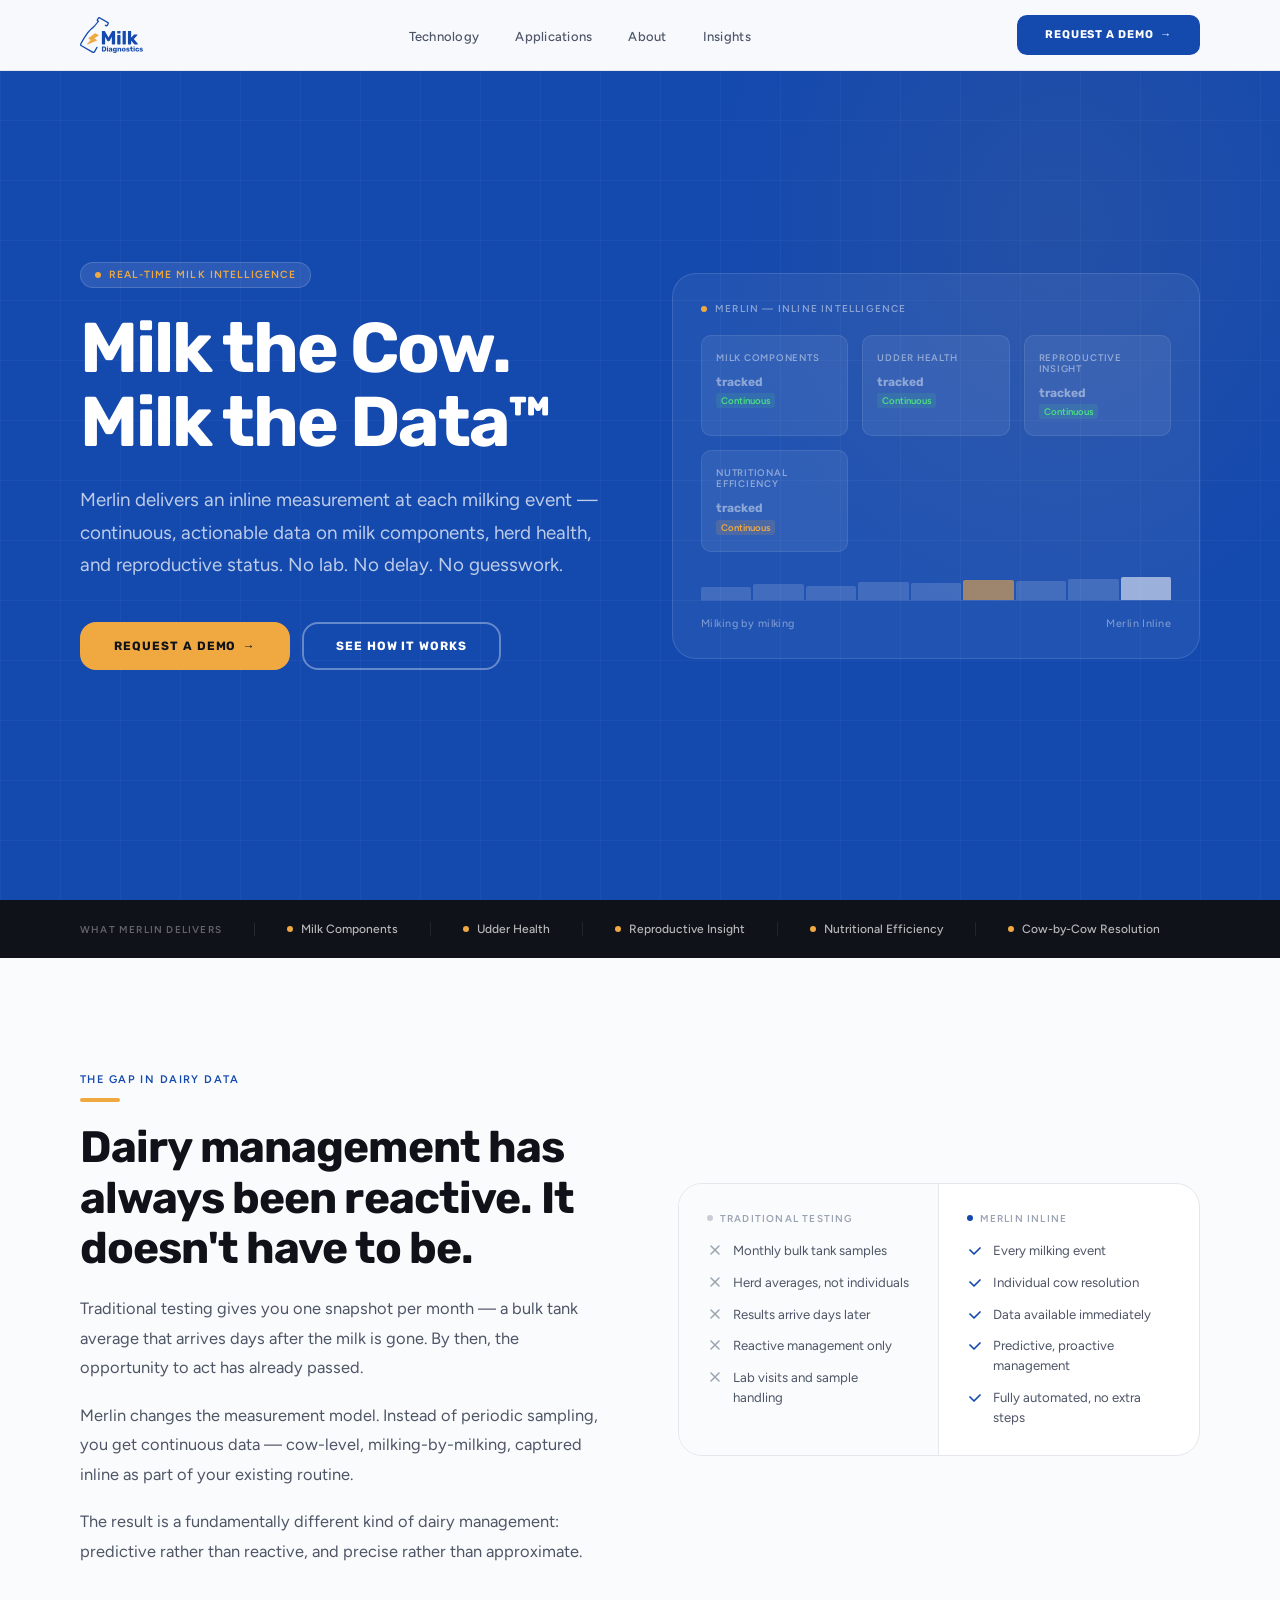
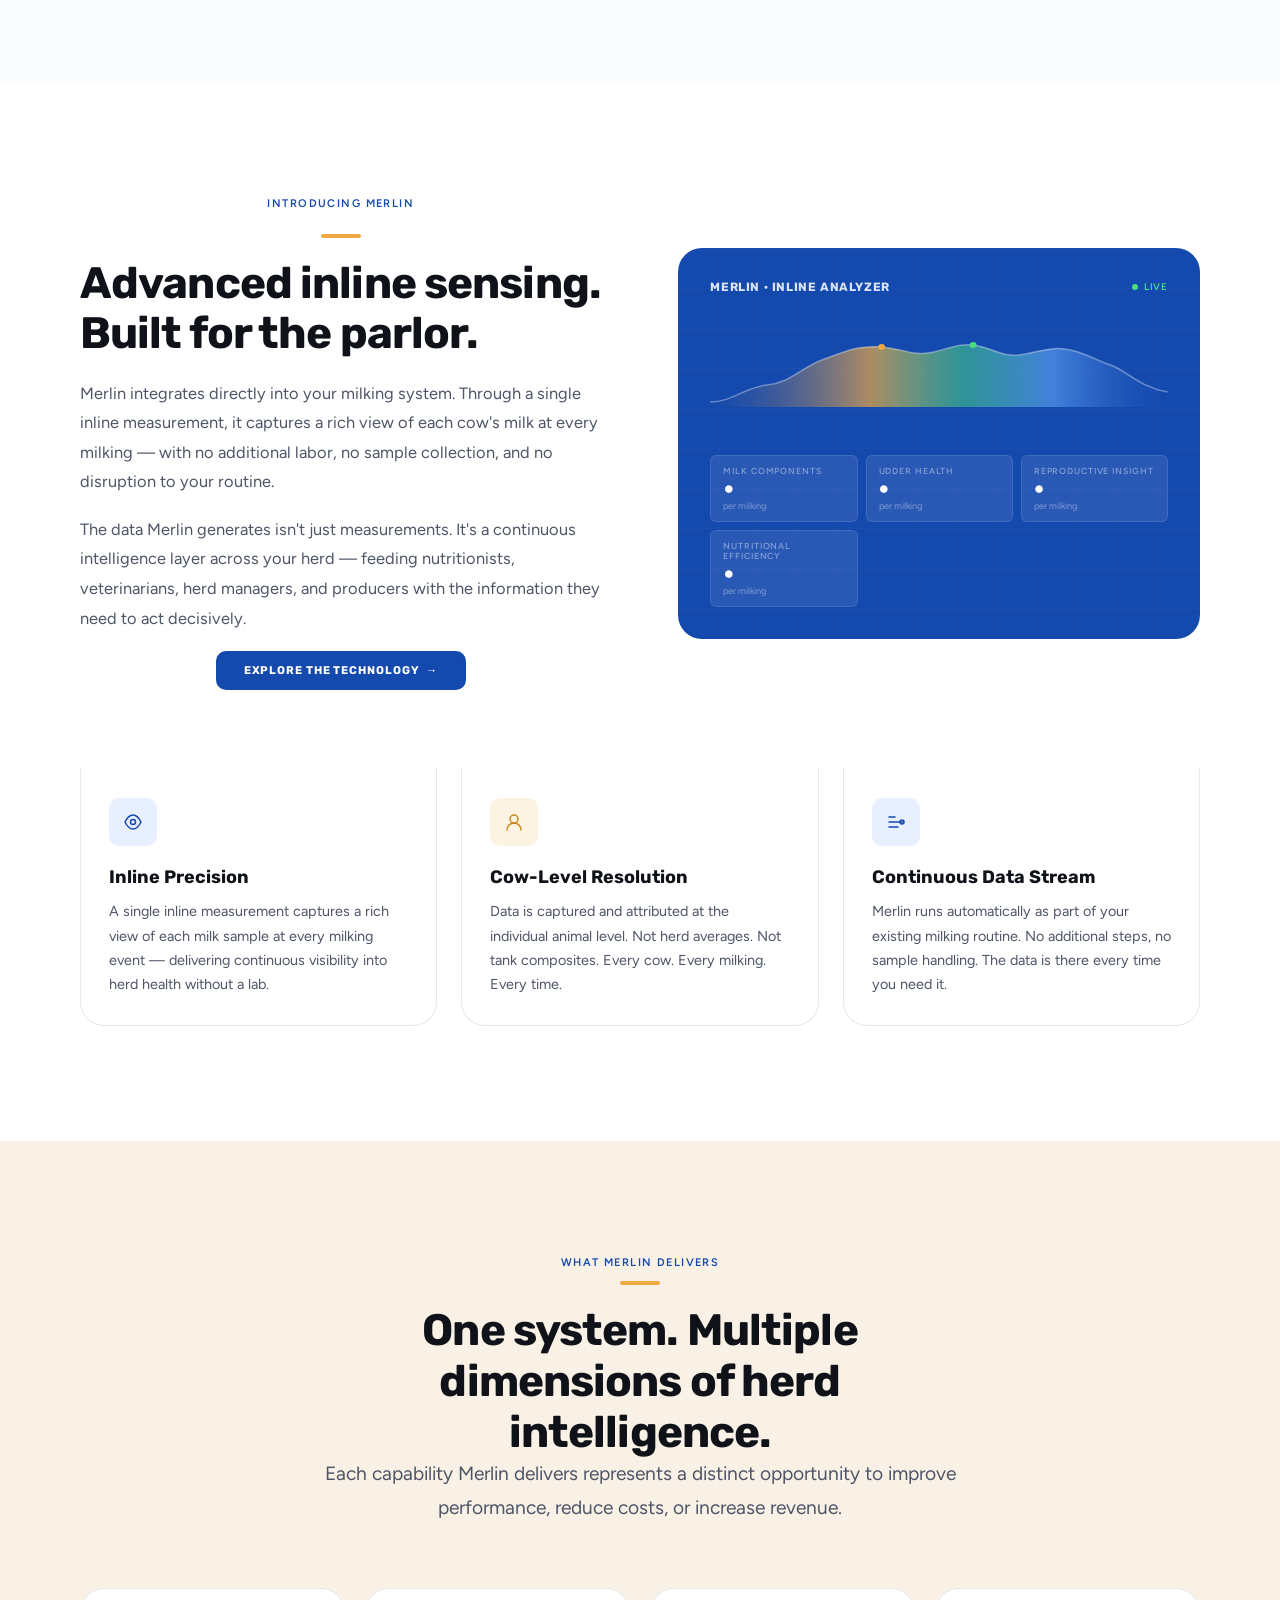
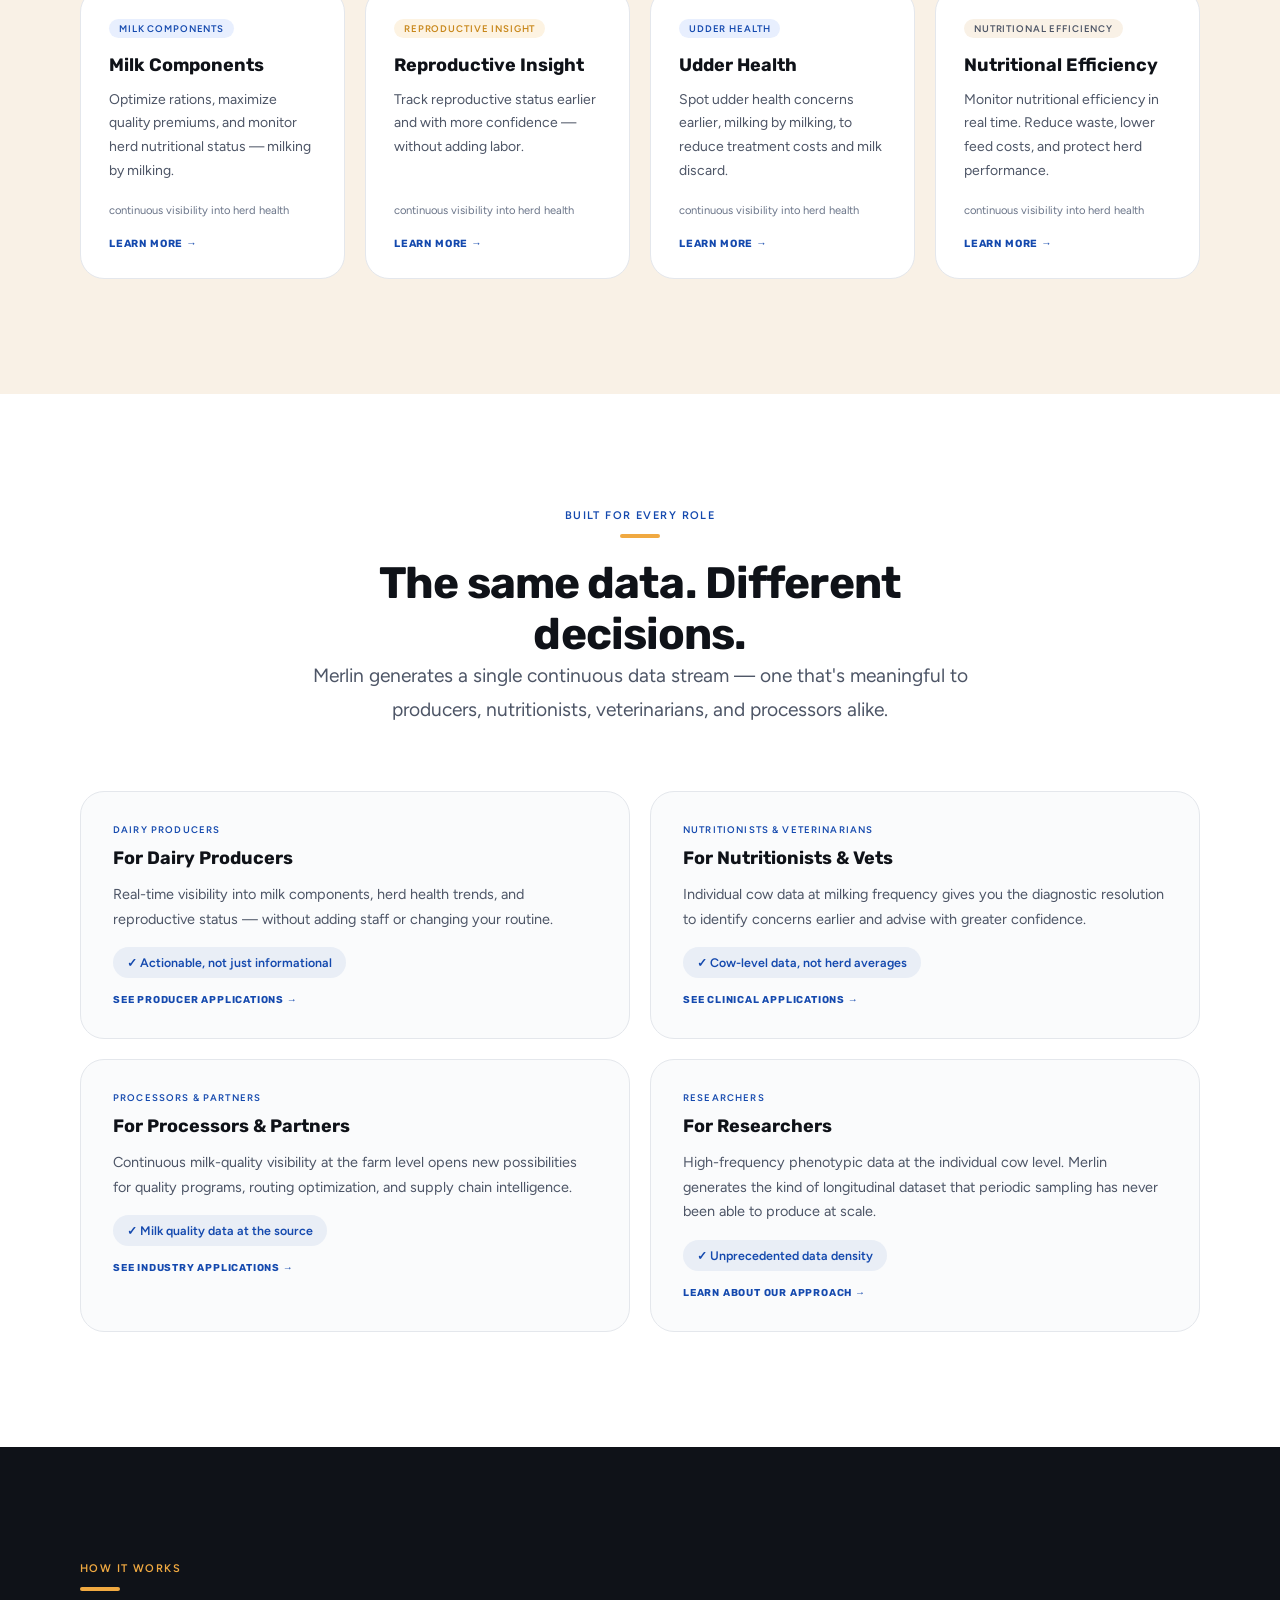
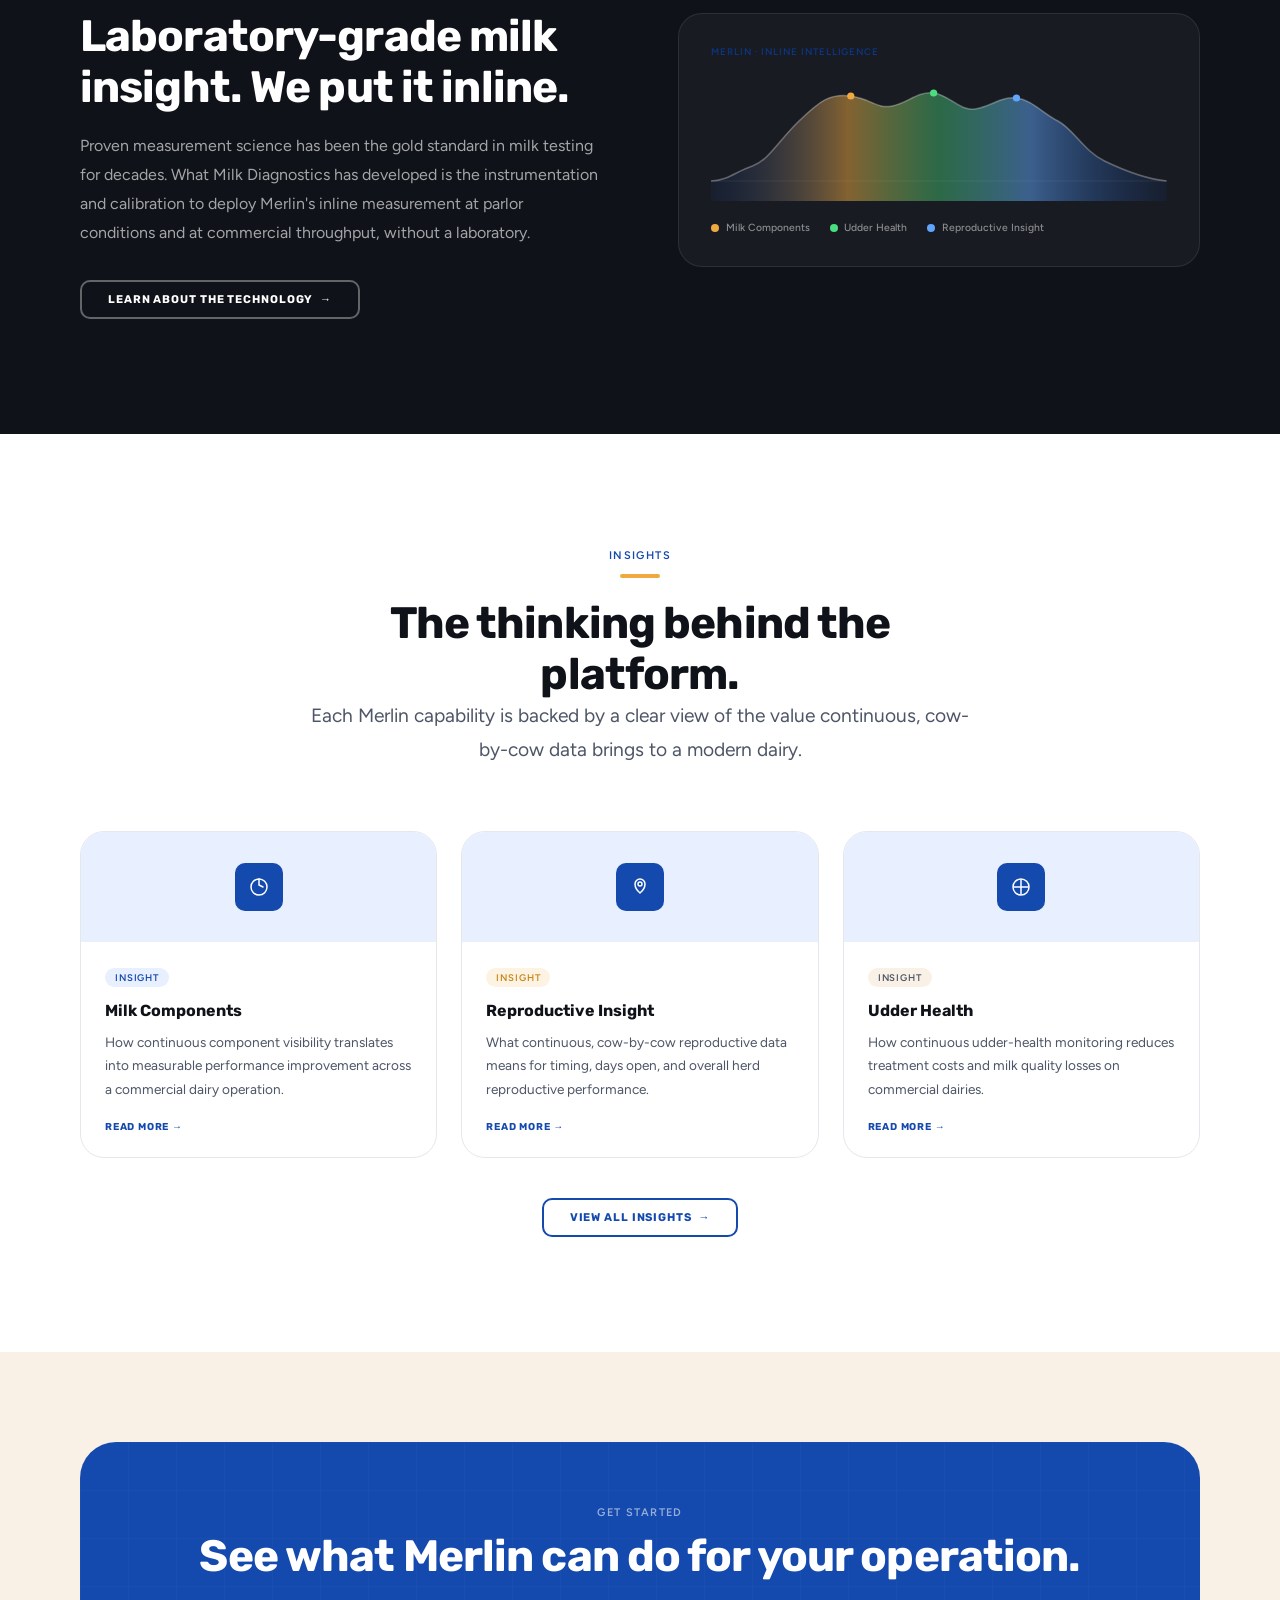
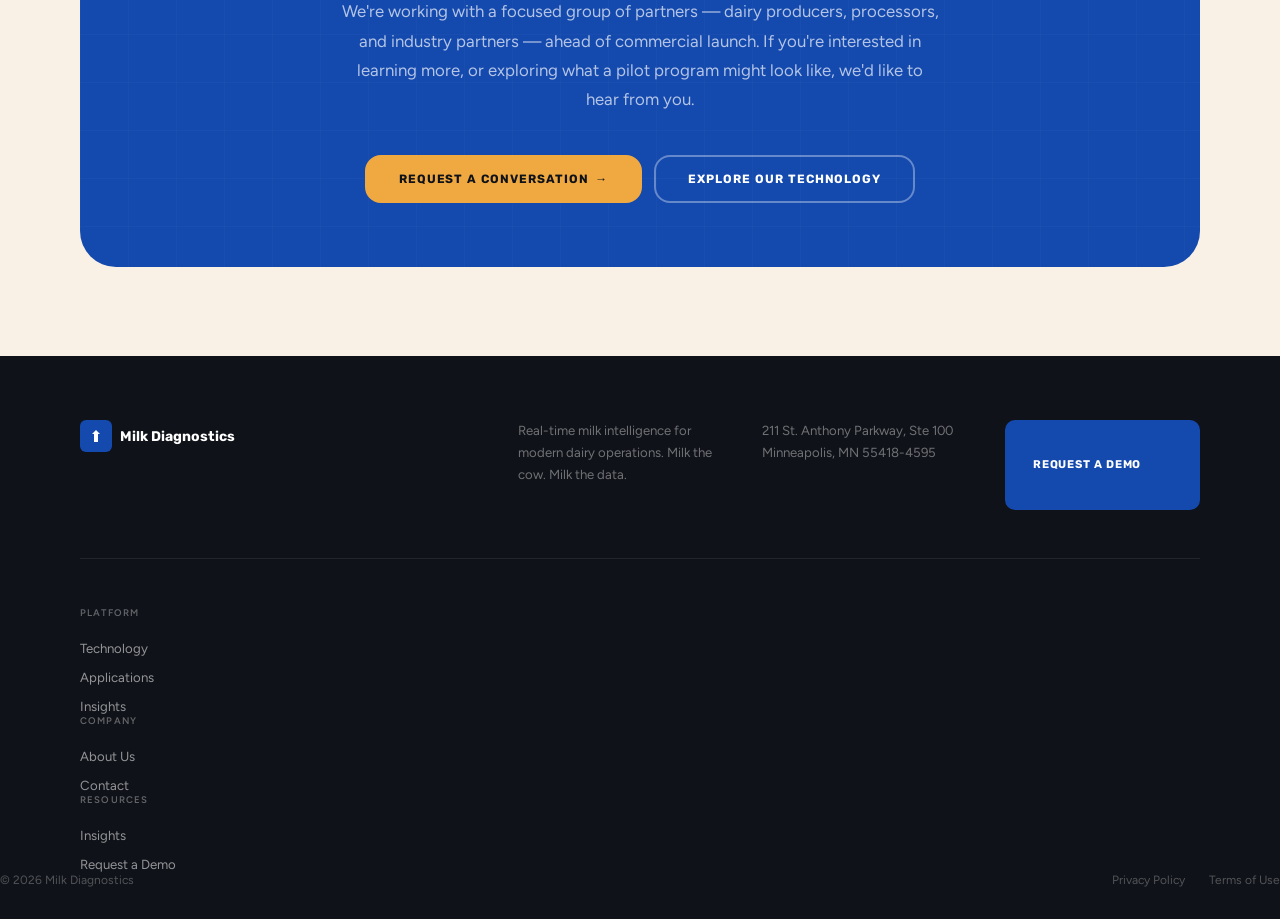
<file: index.html>
<!DOCTYPE html>
<html lang="en">
<head>
<meta charset="UTF-8">
<meta name="viewport" content="width=device-width, initial-scale=1.0">
<title>Milk Diagnostics | Real-Time Milk Intelligence</title>
<meta name="description" content="Merlin by Milk Diagnostics delivers real-time, inline, cow-by-cow milk intelligence at every milking — no lab, no delay, no guesswork for modern dairy operations.">
<link rel="preconnect" href="https://fonts.googleapis.com">
<link rel="preconnect" href="https://fonts.gstatic.com" crossorigin>
<link href="https://fonts.googleapis.com/css2?family=Rubik:wght@700&family=Figtree:wght@400;500;600&display=swap" rel="stylesheet">
<link rel="stylesheet" href="styles.css">
</head>
<body>

<!-- ============================================================
     NAVIGATION
     ============================================================ -->
<nav class="nav" id="nav" role="navigation" aria-label="Main navigation">
  <div class="container">
    <div class="nav-inner">

      <a href="index.html" class="nav-logo" aria-label="Milk Diagnostics home">
        <img src="assets/images/md-logo.svg"
             alt="Milk Diagnostics"
             class="nav-logo-img">
      </a>

      <ul class="nav-links" role="list">
        <li><a href="technology.html" class="nav-link">Technology</a></li>
        <li><a href="applications.html" class="nav-link">Applications</a></li>
        <li><a href="about.html" class="nav-link">About</a></li>
        <li><a href="insights.html" class="nav-link">Insights</a></li>
      </ul>

      <div class="nav-actions">
        <a href="contact.html" class="btn btn-primary arr">Request a Demo</a>
      </div>

    </div>
  </div>
</nav>


<!-- ============================================================
     HERO
     ============================================================ -->
<section class="hero" aria-labelledby="hero-headline">
  <div class="container">
    <div class="hero-inner">

      <!-- Left: copy -->
      <div class="hero-content fade-up">
        <div class="hero-eyebrow">
          <span class="hero-eyebrow-dot" aria-hidden="true"></span>
          Real-Time Milk Intelligence
        </div>

        <h1 class="hero-headline" id="hero-headline">
          Milk the Cow. Milk the Data&trade;
        </h1>

        <p class="hero-sub">
          Merlin delivers an inline measurement at each milking event — continuous, actionable data on milk components, herd health, and reproductive status. No lab. No delay. No guesswork.
        </p>

        <div class="btn-group">
          <a href="contact.html" class="btn btn-accent btn-lg arr">Request a Demo</a>
          <a href="technology.html" class="btn btn-ghost btn-lg">See How It Works</a>
        </div>
      </div>

      <!-- Right: live data panel -->
      <div class="hero-panel fade-up" aria-hidden="true">
        <div class="hero-panel-label">
          <span class="hero-panel-label-dot"></span>
          Merlin — Inline Intelligence
        </div>

        <div class="hero-metrics">
          <div class="hero-metric">
            <div class="hero-metric-name">Milk Components</div>
            <div class="hero-metric-val"><span style="font-size:0.75rem;color:rgba(255,255,255,0.45)">tracked</span></div>
            <div class="hero-metric-trend">Continuous</div>
          </div>
          <div class="hero-metric">
            <div class="hero-metric-name">Udder Health</div>
            <div class="hero-metric-val"><span style="font-size:0.75rem;color:rgba(255,255,255,0.45)">tracked</span></div>
            <div class="hero-metric-trend">Continuous</div>
          </div>
          <div class="hero-metric">
            <div class="hero-metric-name">Reproductive Insight</div>
            <div class="hero-metric-val"><span style="font-size:0.75rem;color:rgba(255,255,255,0.45)">tracked</span></div>
            <div class="hero-metric-trend">Continuous</div>
          </div>
          <div class="hero-metric">
            <div class="hero-metric-name">Nutritional Efficiency</div>
            <div class="hero-metric-val"><span style="font-size:0.75rem;color:rgba(255,255,255,0.45)">tracked</span></div>
            <div class="hero-metric-trend" style="color:var(--yellow);background:rgba(240,169,65,0.15)">Continuous</div>
          </div>
        </div>

        <!-- Sparkline bars representing recent milkings -->
        <div class="sparkline" role="img" aria-label="Recent milking history">
          <div class="sparkline-bar" style="height:45%"></div>
          <div class="sparkline-bar" style="height:55%"></div>
          <div class="sparkline-bar" style="height:50%"></div>
          <div class="sparkline-bar" style="height:65%"></div>
          <div class="sparkline-bar" style="height:60%"></div>
          <div class="sparkline-bar hi" style="height:72%"></div>
          <div class="sparkline-bar" style="height:68%"></div>
          <div class="sparkline-bar" style="height:75%"></div>
          <div class="sparkline-bar active" style="height:82%"></div>
        </div>

        <div class="hero-panel-footer">
          <span>Milking by milking</span>
          <span>Merlin Inline</span>
        </div>
      </div>

    </div>
  </div>
</section>


<!-- ============================================================
     CREDENTIAL STRIP
     ============================================================ -->
<div class="strip" aria-label="Insights captured by Merlin">
  <div class="container">
    <div class="strip-inner">
      <span class="strip-label">What Merlin Delivers</span>
      <ul class="strip-items" role="list">
        <li class="strip-item"><span class="strip-dot" aria-hidden="true"></span>Milk Components</li>
        <li class="strip-item"><span class="strip-dot" aria-hidden="true"></span>Udder Health</li>
        <li class="strip-item"><span class="strip-dot" aria-hidden="true"></span>Reproductive Insight</li>
        <li class="strip-item"><span class="strip-dot" aria-hidden="true"></span>Nutritional Efficiency</li>
        <li class="strip-item"><span class="strip-dot" aria-hidden="true"></span>Cow-by-Cow Resolution</li>
      </ul>
    </div>
  </div>
</div>


<!-- ============================================================
     PROBLEM / OPPORTUNITY
     ============================================================ -->
<section class="section problem" aria-labelledby="problem-heading">
  <div class="container">
    <div class="problem-grid">

      <div class="problem-text fade-up">
        <span class="eyebrow">The Gap in Dairy Data</span>
        <div class="accent-bar"></div>
        <h2 id="problem-heading">Dairy management has always been reactive. It doesn't have to be.</h2>
        <p>Traditional testing gives you one snapshot per month — a bulk tank average that arrives days after the milk is gone. By then, the opportunity to act has already passed.</p>
        <p>Merlin changes the measurement model. Instead of periodic sampling, you get continuous data — cow-level, milking-by-milking, captured inline as part of your existing routine.</p>
        <p>The result is a fundamentally different kind of dairy management: predictive rather than reactive, and precise rather than approximate.</p>
      </div>

      <div class="problem-contrast fade-up">
        <div class="contrast-row">
          <div class="contrast-col">
            <div class="contrast-col-label">
              <span class="contrast-col-label-dot dot-gray" aria-hidden="true"></span>
              Traditional Testing
            </div>
            <div class="contrast-item">
              <svg class="contrast-item-icon x" viewBox="0 0 16 16" fill="none" aria-hidden="true"><path d="M4 4l8 8M12 4l-8 8" stroke="currentColor" stroke-width="1.5" stroke-linecap="round"/></svg>
              Monthly bulk tank samples
            </div>
            <div class="contrast-item">
              <svg class="contrast-item-icon x" viewBox="0 0 16 16" fill="none" aria-hidden="true"><path d="M4 4l8 8M12 4l-8 8" stroke="currentColor" stroke-width="1.5" stroke-linecap="round"/></svg>
              Herd averages, not individuals
            </div>
            <div class="contrast-item">
              <svg class="contrast-item-icon x" viewBox="0 0 16 16" fill="none" aria-hidden="true"><path d="M4 4l8 8M12 4l-8 8" stroke="currentColor" stroke-width="1.5" stroke-linecap="round"/></svg>
              Results arrive days later
            </div>
            <div class="contrast-item">
              <svg class="contrast-item-icon x" viewBox="0 0 16 16" fill="none" aria-hidden="true"><path d="M4 4l8 8M12 4l-8 8" stroke="currentColor" stroke-width="1.5" stroke-linecap="round"/></svg>
              Reactive management only
            </div>
            <div class="contrast-item">
              <svg class="contrast-item-icon x" viewBox="0 0 16 16" fill="none" aria-hidden="true"><path d="M4 4l8 8M12 4l-8 8" stroke="currentColor" stroke-width="1.5" stroke-linecap="round"/></svg>
              Lab visits and sample handling
            </div>
          </div>
          <div class="contrast-col">
            <div class="contrast-col-label">
              <span class="contrast-col-label-dot dot-blue" aria-hidden="true"></span>
              Merlin Inline
            </div>
            <div class="contrast-item">
              <svg class="contrast-item-icon check" viewBox="0 0 16 16" fill="none" aria-hidden="true"><path d="M3 8l4 4 6-6" stroke="currentColor" stroke-width="1.75" stroke-linecap="round" stroke-linejoin="round"/></svg>
              Every milking event
            </div>
            <div class="contrast-item">
              <svg class="contrast-item-icon check" viewBox="0 0 16 16" fill="none" aria-hidden="true"><path d="M3 8l4 4 6-6" stroke="currentColor" stroke-width="1.75" stroke-linecap="round" stroke-linejoin="round"/></svg>
              Individual cow resolution
            </div>
            <div class="contrast-item">
              <svg class="contrast-item-icon check" viewBox="0 0 16 16" fill="none" aria-hidden="true"><path d="M3 8l4 4 6-6" stroke="currentColor" stroke-width="1.75" stroke-linecap="round" stroke-linejoin="round"/></svg>
              Data available immediately
            </div>
            <div class="contrast-item">
              <svg class="contrast-item-icon check" viewBox="0 0 16 16" fill="none" aria-hidden="true"><path d="M3 8l4 4 6-6" stroke="currentColor" stroke-width="1.75" stroke-linecap="round" stroke-linejoin="round"/></svg>
              Predictive, proactive management
            </div>
            <div class="contrast-item">
              <svg class="contrast-item-icon check" viewBox="0 0 16 16" fill="none" aria-hidden="true"><path d="M3 8l4 4 6-6" stroke="currentColor" stroke-width="1.75" stroke-linecap="round" stroke-linejoin="round"/></svg>
              Fully automated, no extra steps
            </div>
          </div>
        </div>
      </div>

    </div>
  </div>
</section>


<!-- ============================================================
     PRODUCT INTRO
     ============================================================ -->
<section class="section product" aria-labelledby="product-heading">
  <div class="container">

    <div class="product-intro">
      <div class="product-intro-text fade-up">
        <span class="eyebrow">Introducing Merlin</span>
        <div class="accent-bar"></div>
        <h2 id="product-heading">Advanced inline sensing. Built for the parlor.</h2>
        <p>Merlin integrates directly into your milking system. Through a single inline measurement, it captures a rich view of each cow's milk at every milking — with no additional labor, no sample collection, and no disruption to your routine.</p>
        <p>The data Merlin generates isn't just measurements. It's a continuous intelligence layer across your herd — feeding nutritionists, veterinarians, herd managers, and producers with the information they need to act decisively.</p>
        <a href="technology.html" class="btn btn-primary arr">Explore the Technology</a>
      </div>

      <!-- Device visual -->
      <div class="device-wrap fade-up" aria-hidden="true">
        <div class="device-header">
          <div class="device-title">Merlin · Inline Analyzer</div>
          <div class="device-status">
            <span class="device-status-dot"></span>
            Live
          </div>
        </div>

        <div class="device-readout">
          <svg class="datacurve-svg" viewBox="0 0 400 70" preserveAspectRatio="none">
            <defs>
              <linearGradient id="specGrad" x1="0" x2="1" y1="0" y2="0">
                <stop offset="0%"   stop-color="#1449AE" stop-opacity="0.3"/>
                <stop offset="35%"  stop-color="#F0A941" stop-opacity="0.7"/>
                <stop offset="55%"  stop-color="#4ade80" stop-opacity="0.5"/>
                <stop offset="75%"  stop-color="#60a5fa" stop-opacity="0.6"/>
                <stop offset="100%" stop-color="#1449AE" stop-opacity="0.2"/>
              </linearGradient>
            </defs>
            <!-- Decorative inline-data curve -->
            <path d="M0,65 C20,65 30,50 50,48 C70,46 80,30 100,22 C120,14 130,8 150,10 C170,12 175,18 190,16 C205,14 215,6 230,8 C245,10 255,20 270,18 C285,16 295,10 310,12 C325,14 335,22 350,28 C365,34 375,50 400,55 L400,70 L0,70 Z"
                  fill="url(#specGrad)"/>
            <path d="M0,65 C20,65 30,50 50,48 C70,46 80,30 100,22 C120,14 130,8 150,10 C170,12 175,18 190,16 C205,14 215,6 230,8 C245,10 255,20 270,18 C285,16 295,10 310,12 C325,14 335,22 350,28 C365,34 375,50 400,55"
                  fill="none" stroke="rgba(255,255,255,0.35)" stroke-width="1.5"/>
            <circle cx="150" cy="10" r="3" fill="#F0A941"/>
            <circle cx="230" cy="8"  r="3" fill="#4ade80"/>
          </svg>
        </div>

        <div class="device-readings">
          <div class="device-reading">
            <div class="device-reading-label">Milk Components</div>
            <div class="device-reading-val">●</div>
            <div class="device-reading-unit">per milking</div>
          </div>
          <div class="device-reading">
            <div class="device-reading-label">Udder Health</div>
            <div class="device-reading-val">●</div>
            <div class="device-reading-unit">per milking</div>
          </div>
          <div class="device-reading">
            <div class="device-reading-label">Reproductive Insight</div>
            <div class="device-reading-val">●</div>
            <div class="device-reading-unit">per milking</div>
          </div>
          <div class="device-reading">
            <div class="device-reading-label">Nutritional Efficiency</div>
            <div class="device-reading-val">●</div>
            <div class="device-reading-unit">per milking</div>
          </div>
        </div>
      </div>
    </div>

    <!-- 3 feature cards -->
    <div class="grid-3 fade-up">
      <div class="feature-card">
        <div class="icon-mark">
          <svg viewBox="0 0 22 22" fill="none" aria-hidden="true"><path d="M3 11 C5 7 8 4 11 4 C14 4 17 7 19 11 C17 15 14 18 11 18 C8 18 5 15 3 11Z" stroke="currentColor" stroke-width="1.5"/><circle cx="11" cy="11" r="2.5" stroke="currentColor" stroke-width="1.5"/></svg>
        </div>
        <h4>Inline Precision</h4>
        <p>A single inline measurement captures a rich view of each milk sample at every milking event — delivering continuous visibility into herd health without a lab.</p>
      </div>
      <div class="feature-card">
        <div class="icon-mark icon-mark-yellow">
          <svg viewBox="0 0 22 22" fill="none" aria-hidden="true"><circle cx="11" cy="8" r="4" stroke="currentColor" stroke-width="1.5"/><path d="M4 19c0-3.866 3.134-7 7-7h0c3.866 0 7 3.134 7 7" stroke="currentColor" stroke-width="1.5" stroke-linecap="round"/></svg>
        </div>
        <h4>Cow-Level Resolution</h4>
        <p>Data is captured and attributed at the individual animal level. Not herd averages. Not tank composites. Every cow. Every milking. Every time.</p>
      </div>
      <div class="feature-card">
        <div class="icon-mark">
          <svg viewBox="0 0 22 22" fill="none" aria-hidden="true"><path d="M4 11h14M4 6h6M4 16h9" stroke="currentColor" stroke-width="1.5" stroke-linecap="round"/><circle cx="17" cy="11" r="2" stroke="currentColor" stroke-width="1.5"/></svg>
        </div>
        <h4>Continuous Data Stream</h4>
        <p>Merlin runs automatically as part of your existing milking routine. No additional steps, no sample handling. The data is there every time you need it.</p>
      </div>
    </div>

  </div>
</section>


<!-- ============================================================
     APPLICATIONS
     ============================================================ -->
<section class="section applications" aria-labelledby="apps-heading">
  <div class="container">

    <div class="section-header fade-up">
      <span class="eyebrow">What Merlin Delivers</span>
      <div class="accent-bar accent-bar-center"></div>
      <h2 id="apps-heading">One system. Multiple dimensions of herd intelligence.</h2>
      <p class="lead">Each capability Merlin delivers represents a distinct opportunity to improve performance, reduce costs, or increase revenue.</p>
    </div>

    <div class="app-grid fade-up">

      <div class="app-card">
        <div class="app-card-tag"><span class="tag tag-blue">Milk Components</span></div>
        <h4>Milk Components</h4>
        <p>Optimize rations, maximize quality premiums, and monitor herd nutritional status — milking by milking.</p>
        <div class="app-card-stat-label">continuous visibility into herd health</div>
        <a href="applications.html#components" class="app-card-link">Learn More →</a>
      </div>

      <div class="app-card">
        <div class="app-card-tag"><span class="tag tag-yellow">Reproductive Insight</span></div>
        <h4>Reproductive Insight</h4>
        <p>Track reproductive status earlier and with more confidence — without adding labor.</p>
        <div class="app-card-stat-label">continuous visibility into herd health</div>
        <a href="applications.html#reproductive" class="app-card-link">Learn More →</a>
      </div>

      <div class="app-card">
        <div class="app-card-tag"><span class="tag tag-blue">Udder Health</span></div>
        <h4>Udder Health</h4>
        <p>Spot udder health concerns earlier, milking by milking, to reduce treatment costs and milk discard.</p>
        <div class="app-card-stat-label">continuous visibility into herd health</div>
        <a href="applications.html#udder-health" class="app-card-link">Learn More →</a>
      </div>

      <div class="app-card">
        <div class="app-card-tag"><span class="tag tag-cream">Nutritional Efficiency</span></div>
        <h4>Nutritional Efficiency</h4>
        <p>Monitor nutritional efficiency in real time. Reduce waste, lower feed costs, and protect herd performance.</p>
        <div class="app-card-stat-label">continuous visibility into herd health</div>
        <a href="applications.html#nutrition" class="app-card-link">Learn More →</a>
      </div>

    </div>
  </div>
</section>


<!-- ============================================================
     AUDIENCE
     ============================================================ -->
<section class="section audience" aria-labelledby="audience-heading">
  <div class="container">

    <div class="section-header fade-up">
      <span class="eyebrow">Built for Every Role</span>
      <div class="accent-bar accent-bar-center"></div>
      <h2 id="audience-heading">The same data. Different decisions.</h2>
      <p class="lead">Merlin generates a single continuous data stream — one that's meaningful to producers, nutritionists, veterinarians, and processors alike.</p>
    </div>

    <div class="audience-grid fade-up">

      <div class="audience-card">
        <div class="audience-card-role">Dairy Producers</div>
        <h4>For Dairy Producers</h4>
        <p>Real-time visibility into milk components, herd health trends, and reproductive status — without adding staff or changing your routine.</p>
        <div class="audience-card-benefit">✓ Actionable, not just informational</div>
        <a href="applications.html" class="audience-card-link">See Producer Applications →</a>
      </div>

      <div class="audience-card">
        <div class="audience-card-role">Nutritionists &amp; Veterinarians</div>
        <h4>For Nutritionists &amp; Vets</h4>
        <p>Individual cow data at milking frequency gives you the diagnostic resolution to identify concerns earlier and advise with greater confidence.</p>
        <div class="audience-card-benefit">✓ Cow-level data, not herd averages</div>
        <a href="applications.html" class="audience-card-link">See Clinical Applications →</a>
      </div>

      <div class="audience-card">
        <div class="audience-card-role">Processors &amp; Partners</div>
        <h4>For Processors &amp; Partners</h4>
        <p>Continuous milk-quality visibility at the farm level opens new possibilities for quality programs, routing optimization, and supply chain intelligence.</p>
        <div class="audience-card-benefit">✓ Milk quality data at the source</div>
        <a href="applications.html" class="audience-card-link">See Industry Applications →</a>
      </div>

      <div class="audience-card">
        <div class="audience-card-role">Researchers</div>
        <h4>For Researchers</h4>
        <p>High-frequency phenotypic data at the individual cow level. Merlin generates the kind of longitudinal dataset that periodic sampling has never been able to produce at scale.</p>
        <div class="audience-card-benefit">✓ Unprecedented data density</div>
        <a href="about.html" class="audience-card-link">Learn About Our Approach →</a>
      </div>

    </div>
  </div>
</section>


<!-- ============================================================
     TECHNOLOGY SNIPPET
     ============================================================ -->
<section class="section technology" aria-labelledby="tech-heading">
  <div class="container">
    <div class="tech-inner">

      <div class="tech-text fade-up">
        <span class="eyebrow eyebrow-yellow">How It Works</span>
        <div class="accent-bar"></div>
        <h2 id="tech-heading" style="color:var(--white)">Laboratory-grade milk insight. We put it inline.</h2>
        <p>Proven measurement science has been the gold standard in milk testing for decades. What Milk Diagnostics has developed is the instrumentation and calibration to deploy Merlin's inline measurement at parlor conditions and at commercial throughput, without a laboratory.</p>
        <a href="technology.html" class="btn btn-ghost arr">Learn About the Technology</a>
      </div>

      <div class="tech-visual fade-up" aria-hidden="true">
        <div class="tech-vis-label">Merlin · Inline Intelligence</div>
        <svg class="datacurve-full-svg" viewBox="0 0 440 120" preserveAspectRatio="none">
          <defs>
            <linearGradient id="specFull" x1="0" x2="1" y1="0" y2="0">
              <stop offset="0%"   stop-color="#1449AE" stop-opacity="0.1"/>
              <stop offset="30%"  stop-color="#F0A941" stop-opacity="0.5"/>
              <stop offset="50%"  stop-color="#4ade80" stop-opacity="0.4"/>
              <stop offset="70%"  stop-color="#60a5fa" stop-opacity="0.5"/>
              <stop offset="100%" stop-color="#1449AE" stop-opacity="0.1"/>
            </linearGradient>
          </defs>
          <!-- Baseline -->
          <line x1="0" y1="100" x2="440" y2="100" stroke="rgba(255,255,255,0.08)" stroke-width="1"/>
          <!-- Decorative inline-data curve -->
          <path d="M0,100 C15,100 25,90 40,85 C55,80 65,60 85,40 C105,20 115,12 135,15 C155,18 160,28 175,25 C190,22 200,10 215,12 C230,14 240,30 255,28 C270,26 280,15 295,17 C310,19 320,32 335,40 C350,48 360,70 380,80 C400,90 420,98 440,100 L440,120 L0,120 Z"
                fill="url(#specFull)"/>
          <path d="M0,100 C15,100 25,90 40,85 C55,80 65,60 85,40 C105,20 115,12 135,15 C155,18 160,28 175,25 C190,22 200,10 215,12 C230,14 240,30 255,28 C270,26 280,15 295,17 C310,19 320,32 335,40 C350,48 360,70 380,80 C400,90 420,98 440,100"
                fill="none" stroke="rgba(255,255,255,0.3)" stroke-width="1.5"/>
          <circle cx="135" cy="15" r="3.5" fill="#F0A941"/>
          <circle cx="215" cy="12" r="3.5" fill="#4ade80"/>
          <circle cx="295" cy="17" r="3.5" fill="#60a5fa"/>
        </svg>
        <div class="tech-vis-legend">
          <div class="legend-item"><span class="legend-dot" style="background:#F0A941"></span>Milk Components</div>
          <div class="legend-item"><span class="legend-dot" style="background:#4ade80"></span>Udder Health</div>
          <div class="legend-item"><span class="legend-dot" style="background:#60a5fa"></span>Reproductive Insight</div>
        </div>
      </div>

    </div>
  </div>
</section>


<!-- ============================================================
     INSIGHTS / RESOURCES
     ============================================================ -->
<section class="section insights" aria-labelledby="insights-heading">
  <div class="container">

    <div class="section-header fade-up">
      <span class="eyebrow">Insights</span>
      <div class="accent-bar accent-bar-center"></div>
      <h2 id="insights-heading">The thinking behind the platform.</h2>
      <p class="lead">Each Merlin capability is backed by a clear view of the value continuous, cow-by-cow data brings to a modern dairy.</p>
    </div>

    <div class="insights-grid fade-up">

      <div class="insight-card">
        <div class="insight-card-top">
          <div class="insight-card-icon">
            <svg viewBox="0 0 22 22" fill="none" aria-hidden="true"><path d="M11 3v6l4 2" stroke="currentColor" stroke-width="1.5" stroke-linecap="round"/><circle cx="11" cy="11" r="8" stroke="currentColor" stroke-width="1.5"/></svg>
          </div>
        </div>
        <div class="insight-card-body">
          <span class="tag tag-blue">Insight</span>
          <h4>Milk Components</h4>
          <p>How continuous component visibility translates into measurable performance improvement across a commercial dairy operation.</p>
          <a href="insights.html#components" class="insight-link">Read More →</a>
        </div>
      </div>

      <div class="insight-card">
        <div class="insight-card-top">
          <div class="insight-card-icon">
            <svg viewBox="0 0 22 22" fill="none" aria-hidden="true"><path d="M6 8a5 5 0 0110 0c0 5-5 9-5 9s-5-4-5-9z" stroke="currentColor" stroke-width="1.5"/><circle cx="11" cy="8" r="2" stroke="currentColor" stroke-width="1.5"/></svg>
          </div>
        </div>
        <div class="insight-card-body">
          <span class="tag tag-yellow">Insight</span>
          <h4>Reproductive Insight</h4>
          <p>What continuous, cow-by-cow reproductive data means for timing, days open, and overall herd reproductive performance.</p>
          <a href="insights.html#reproductive" class="insight-link">Read More →</a>
        </div>
      </div>

      <div class="insight-card">
        <div class="insight-card-top">
          <div class="insight-card-icon">
            <svg viewBox="0 0 22 22" fill="none" aria-hidden="true"><path d="M11 4v14M4 11h14" stroke="currentColor" stroke-width="1.5" stroke-linecap="round"/><circle cx="11" cy="11" r="8" stroke="currentColor" stroke-width="1.5"/></svg>
          </div>
        </div>
        <div class="insight-card-body">
          <span class="tag tag-cream">Insight</span>
          <h4>Udder Health</h4>
          <p>How continuous udder-health monitoring reduces treatment costs and milk quality losses on commercial dairies.</p>
          <a href="insights.html#udder-health" class="insight-link">Read More →</a>
        </div>
      </div>

    </div>

    <div style="text-align:center; margin-top:2.5rem;">
      <a href="insights.html" class="btn btn-secondary arr">View All Insights</a>
    </div>

  </div>
</section>


<!-- ============================================================
     CTA
     ============================================================ -->
<section class="cta-section" aria-labelledby="cta-heading">
  <div class="container">
    <div class="cta-box fade-up">
      <span class="eyebrow eyebrow-muted">Get Started</span>
      <h2 id="cta-heading">See what Merlin can do for your operation.</h2>
      <p>We're working with a focused group of partners — dairy producers, processors, and industry partners — ahead of commercial launch. If you're interested in learning more, or exploring what a pilot program might look like, we'd like to hear from you.</p>
      <div class="btn-group" style="justify-content:center">
        <a href="contact.html" class="btn btn-accent btn-lg arr">Request a Conversation</a>
        <a href="technology.html" class="btn btn-ghost btn-lg">Explore Our Technology</a>
      </div>
    </div>
  </div>
</section>


<!-- ============================================================
     FOOTER
     ============================================================ -->
<footer class="footer" aria-label="Site footer">
  <div class="container">
    <div class="footer-top">

      <div class="footer-brand">
        <div class="footer-logo">
          <div class="footer-logo-mark" aria-hidden="true">
            <svg viewBox="0 0 16 16" fill="none"><path d="M8 2L4 6h2v8h4V6h2L8 2z" fill="currentColor"/></svg>
          </div>
          <span class="footer-logo-text">Milk Diagnostics</span>
        </div></div>
        <p class="footer-tagline">Real-time milk intelligence for modern dairy operations. Milk the cow. Milk the data.</p>
        <p class="footer-tagline">211 St. Anthony Parkway, Ste 100<br>Minneapolis, MN 55418-4595</p>
        <a href="contact.html" class="btn btn-primary">Request a Demo</a>
      </div>

      <div>
        <div class="footer-col-title">Platform</div>
        <ul class="footer-links" role="list">
          <li><a href="technology.html" class="footer-link">Technology</a></li>
          <li><a href="applications.html" class="footer-link">Applications</a></li>
          <li><a href="insights.html" class="footer-link">Insights</a></li>
        </ul>
      </div>

      <div>
        <div class="footer-col-title">Company</div>
        <ul class="footer-links" role="list">
          <li><a href="about.html" class="footer-link">About Us</a></li>
          <li><a href="contact.html" class="footer-link">Contact</a></li>
        </ul>
      </div>

      <div>
        <div class="footer-col-title">Resources</div>
        <ul class="footer-links" role="list">
          <li><a href="insights.html" class="footer-link">Insights</a></li>
          <li><a href="contact.html" class="footer-link">Request a Demo</a></li>
        </ul>
      </div>

    </div>

    <div class="footer-bottom">
      <p class="footer-copy">© 2026 Milk Diagnostics</p>
      <nav class="footer-legal" aria-label="Legal links">
        <a href="privacy.html">Privacy Policy</a>
        <a href="terms.html">Terms of Use</a>
      </nav>
    </div>

  </div>
</footer>


<!-- ============================================================
     JS — Scroll nav + fade-in observer
     ============================================================ -->
<script src="main.js"></script>

</body>
</html>
</file>
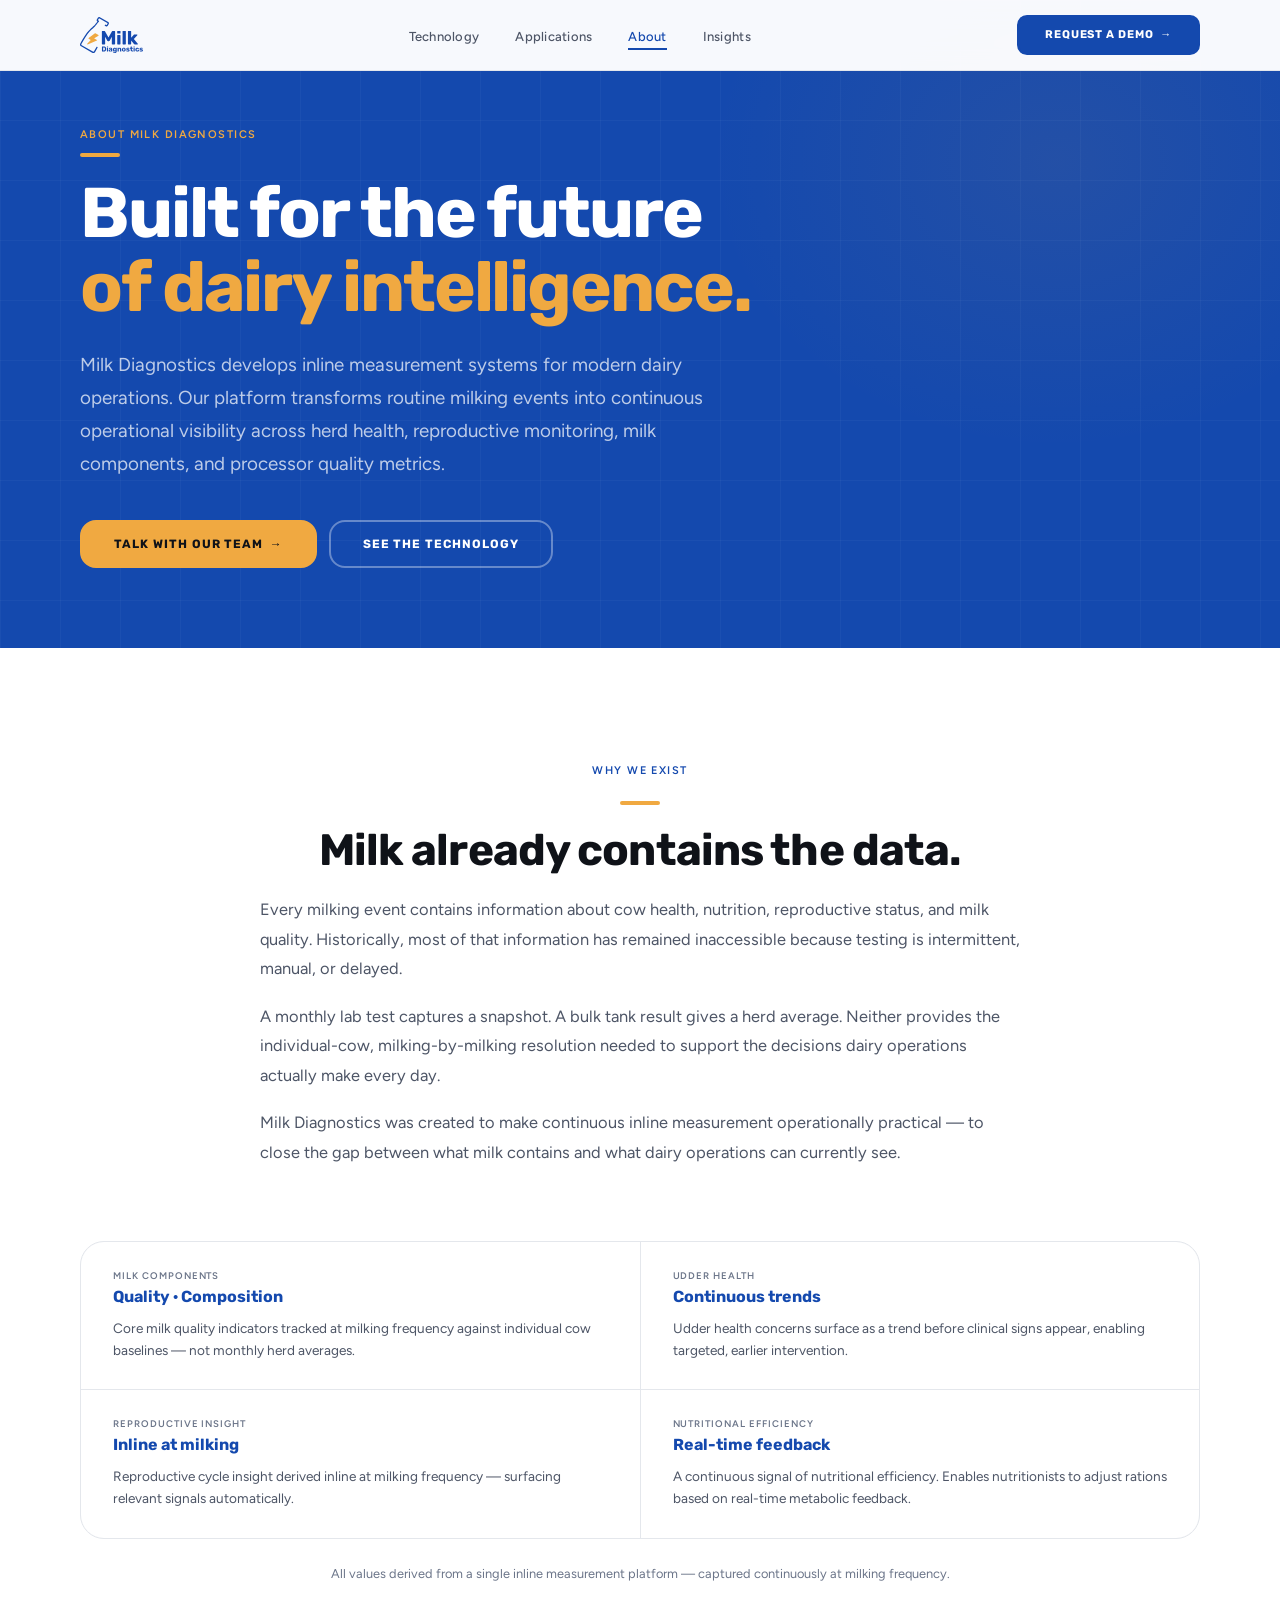
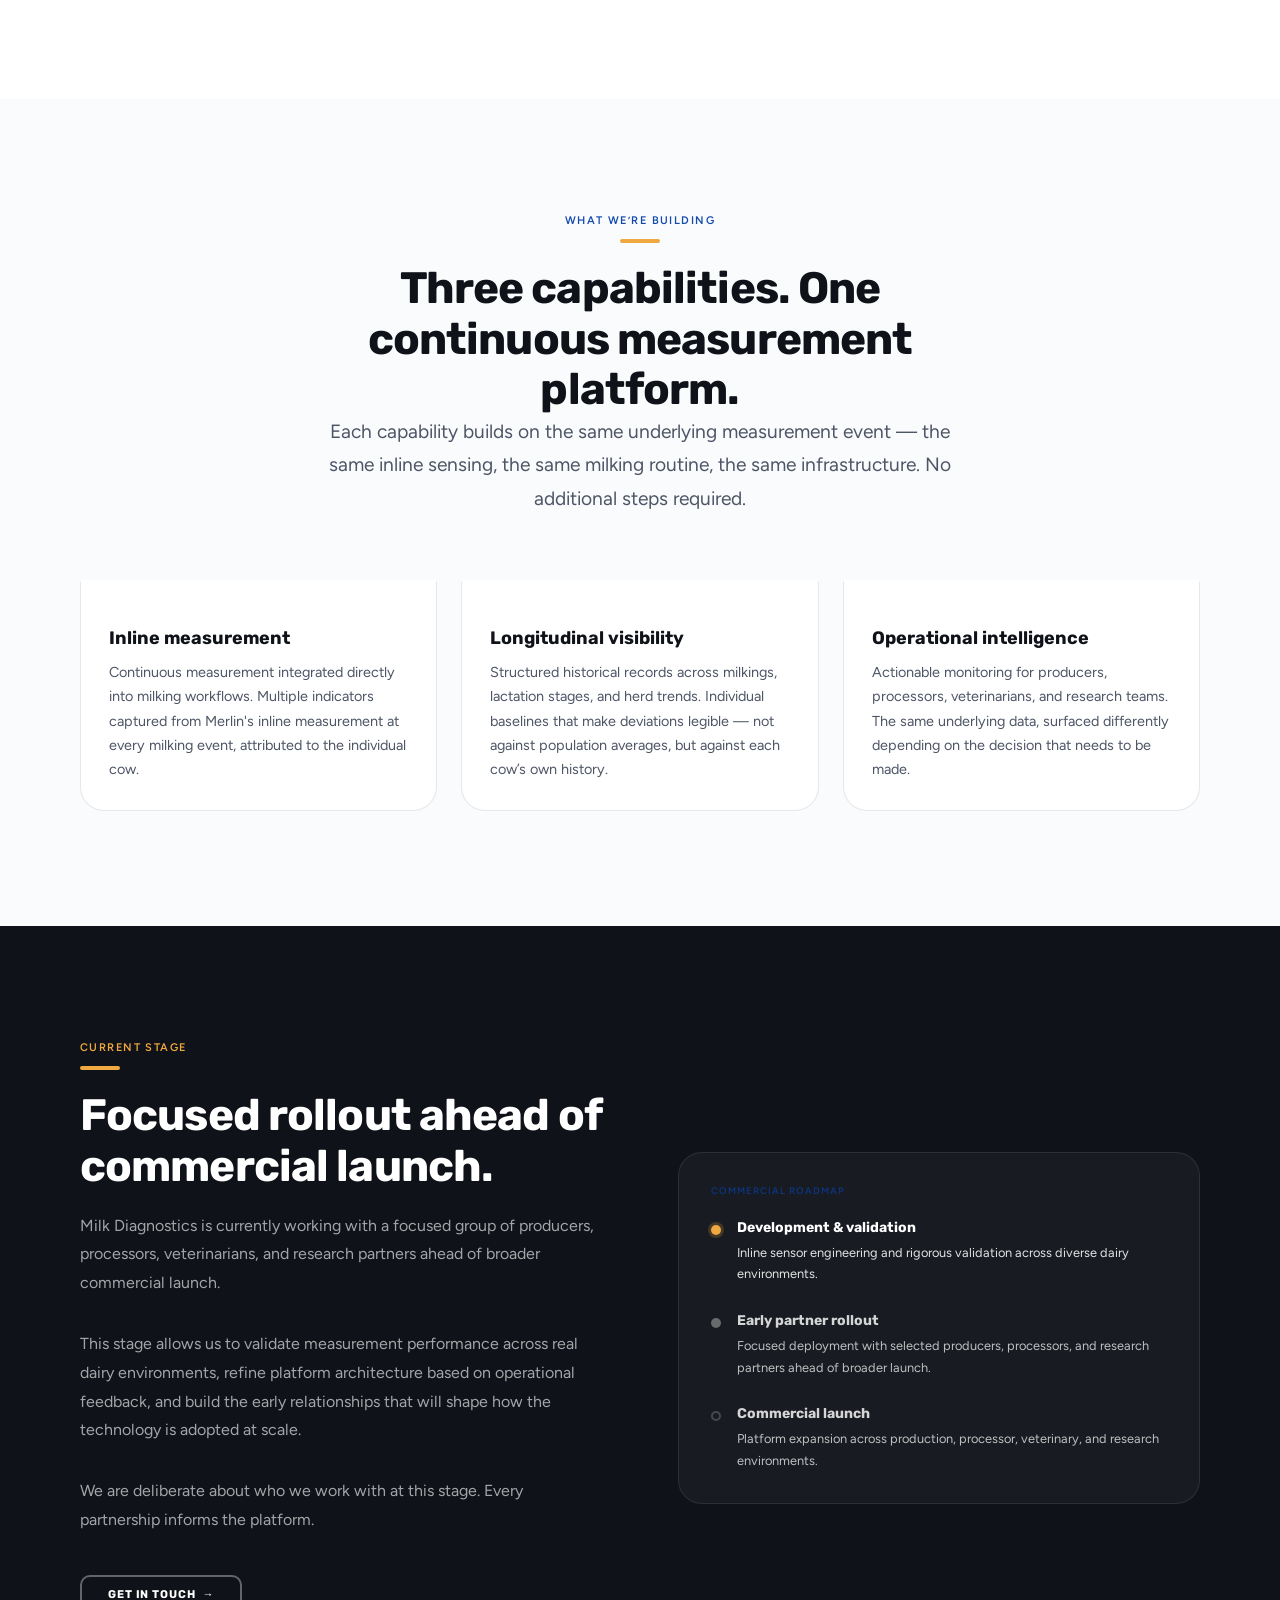
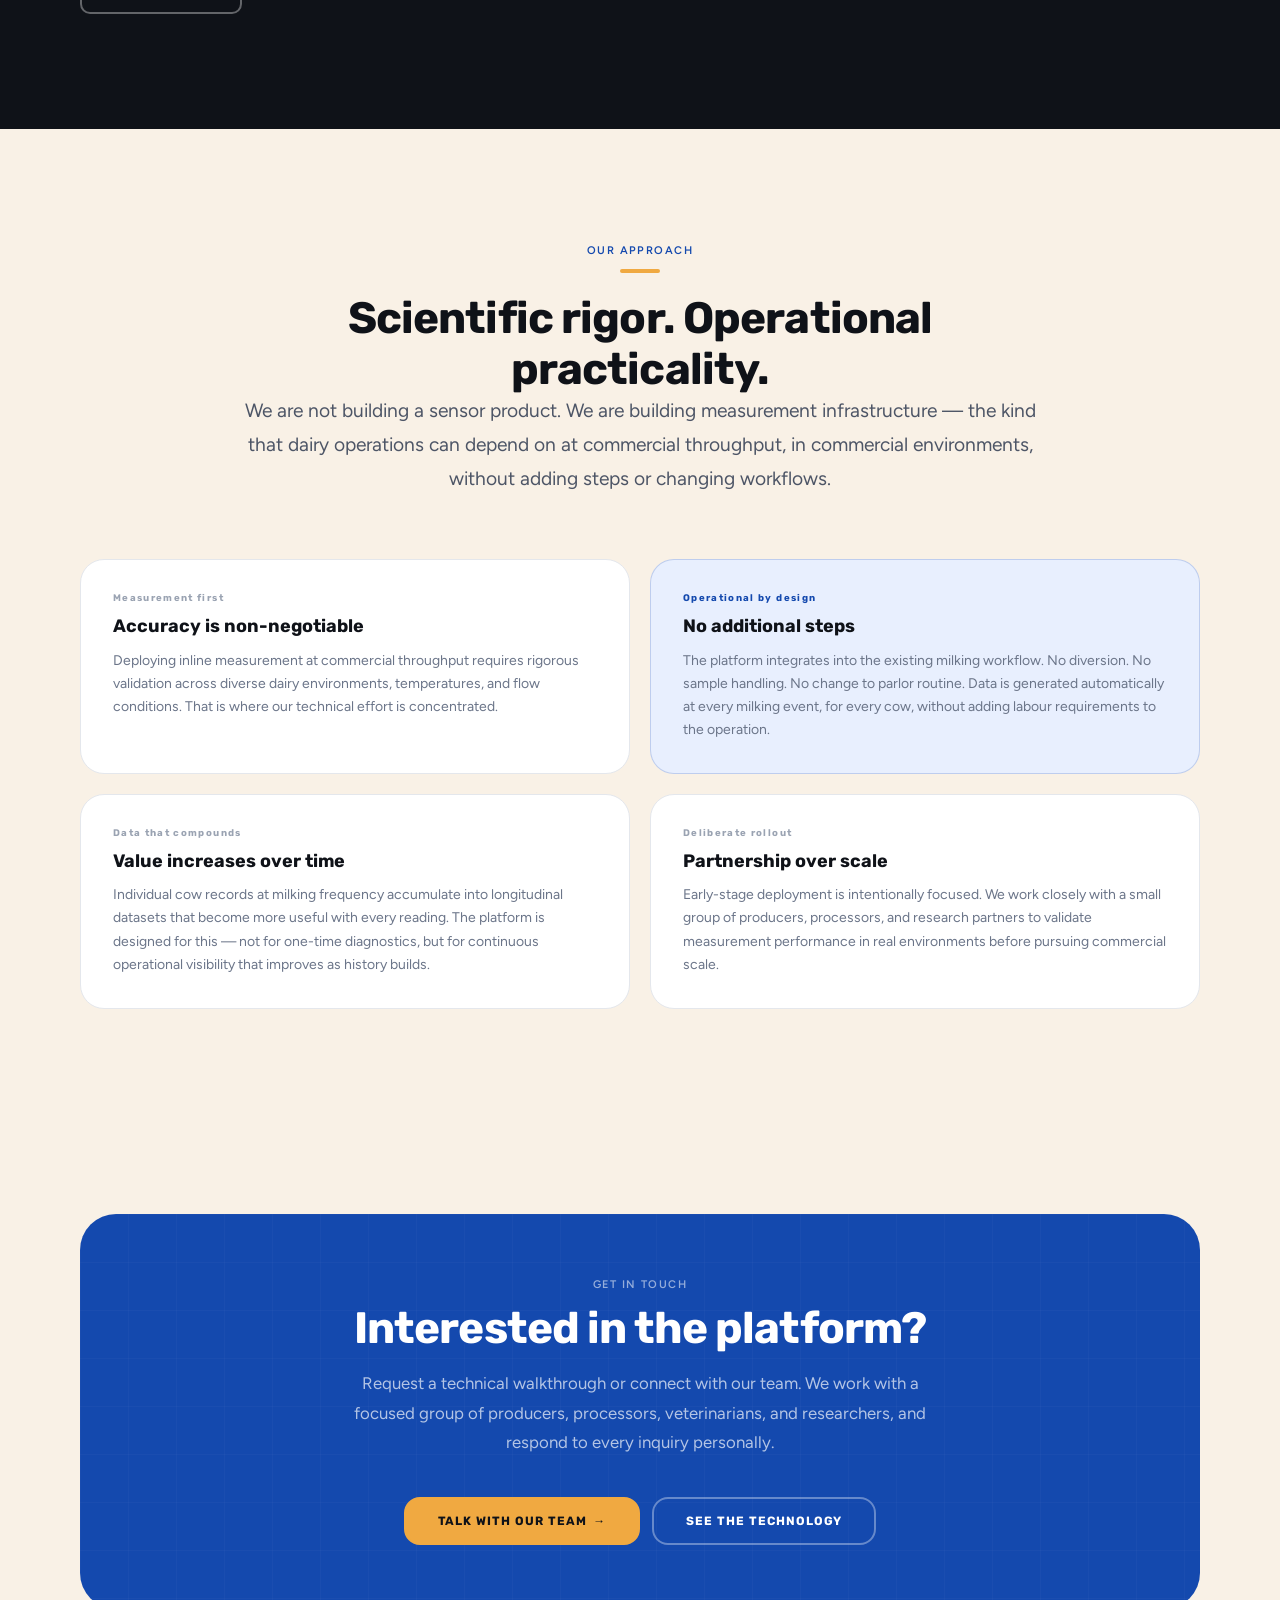
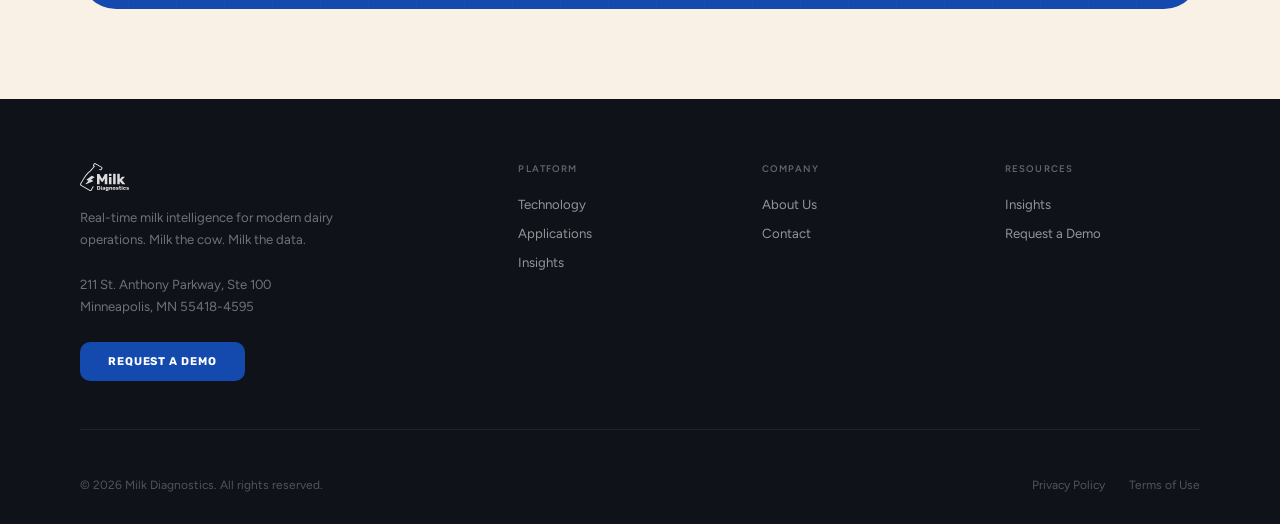
<file: about.html>
<!DOCTYPE html>
<html lang="en">
<head>
<meta charset="UTF-8">
<meta name="viewport" content="width=device-width, initial-scale=1.0">
<title>About — Milk Diagnostics</title>
<meta name="description" content="Milk Diagnostics develops inline measurement systems that transform routine milking events into continuous operational visibility for dairy producers, veterinarians, and processors.">
<link rel="preconnect" href="https://fonts.googleapis.com">
<link rel="preconnect" href="https://fonts.gstatic.com" crossorigin>
<link href="https://fonts.googleapis.com/css2?family=Rubik:wght@700&family=Figtree:wght@400;500;600&display=swap" rel="stylesheet">
<link rel="stylesheet" href="styles.css">
</head>
<body>

<nav class="nav" id="nav" role="navigation" aria-label="Main navigation">
  <div class="container">
    <div class="nav-inner">
      <a href="index.html" class="nav-logo" aria-label="Milk Diagnostics home">
        <img src="assets/images/md-logo.svg" alt="Milk Diagnostics" class="nav-logo-img">
      </a>
      <ul class="nav-links" role="list">
        <li><a href="technology.html"   class="nav-link">Technology</a></li>
        <li><a href="applications.html" class="nav-link">Applications</a></li>
        <li><a href="about.html"        class="nav-link active">About</a></li>
        <li><a href="insights.html"     class="nav-link">Insights</a></li>
      </ul>
      <div class="nav-actions">
        <a href="contact.html" class="btn btn-primary arr">Request a Demo</a>
      </div>
    </div>
  </div>
</nav>


<!-- ============================================================
     HERO
     Single-column, centered max-width. Same .hero.hero-contact
     pattern. No panel on right — about page doesn't need data.
     ============================================================ -->
<section class="hero hero-contact" aria-labelledby="about-headline">
  <div class="container">
    <div class="tech-hero-inner">
      <div class="tech-hero-text">
        <span class="eyebrow eyebrow-yellow">About Milk Diagnostics</span>
        <div class="accent-bar"></div>
        <h1 class="hero-headline" id="about-headline">
          Built for the future<br>
          <em>of dairy intelligence.</em>
        </h1>
        <p class="hero-sub" style="max-width:640px">
          Milk Diagnostics develops inline measurement systems for modern dairy operations. Our platform transforms routine milking events into continuous operational visibility across herd health, reproductive monitoring, milk components, and processor quality metrics.
        </p>
        <div class="btn-group">
          <a href="contact.html" class="btn btn-accent btn-lg arr">Talk With Our Team</a>
          <a href="technology.html" class="btn btn-ghost btn-lg">See the Technology</a>
        </div>
      </div>
    </div>
  </div>
</section>


<!-- ============================================================
     WHY WE EXIST
     .section.product — white bg
     .product-intro two-col: text left, restrained panel right
     ============================================================ -->
<section class="section product" aria-labelledby="why-heading">
  <div class="container">

      <div class="product-intro-text fade-up" style="max-width:760px;margin:0 auto var(--gap, 3.5rem)">
        <span class="eyebrow">Why We Exist</span>
        <div class="accent-bar"></div>
        <h2 id="why-heading">Milk already contains the data.</h2>
        <p>Every milking event contains information about cow health, nutrition, reproductive status, and milk quality. Historically, most of that information has remained inaccessible because testing is intermittent, manual, or delayed.</p>
        <p>A monthly lab test captures a snapshot. A bulk tank result gives a herd average. Neither provides the individual-cow, milking-by-milking resolution needed to support the decisions dairy operations actually make every day.</p>
        <p>Milk Diagnostics was created to make continuous inline measurement operationally practical &#8212; to close the gap between what milk contains and what dairy operations can currently see.</p>
      </div>

    <!-- Capability grid — below the two-col text, full width -->
    <div class="about-capability-grid fade-up">

      <div class="about-capability-card">
        <div class="about-capability-name">Milk Components</div>
        <div class="about-capability-value">Quality &#183; Composition</div>
        <p class="about-capability-desc">Core milk quality indicators tracked at milking frequency against individual cow baselines — not monthly herd averages.</p>
      </div>

      <div class="about-capability-card">
        <div class="about-capability-name">Udder Health</div>
        <div class="about-capability-value">Continuous trends</div>
        <p class="about-capability-desc">Udder health concerns surface as a trend before clinical signs appear, enabling targeted, earlier intervention.</p>
      </div>

      <div class="about-capability-card">
        <div class="about-capability-name">Reproductive Insight</div>
        <div class="about-capability-value">Inline at milking</div>
        <p class="about-capability-desc">Reproductive cycle insight derived inline at milking frequency — surfacing relevant signals automatically.</p>
      </div>

      <div class="about-capability-card">
        <div class="about-capability-name">Nutritional Efficiency</div>
        <div class="about-capability-value">Real-time feedback</div>
        <p class="about-capability-desc">A continuous signal of nutritional efficiency. Enables nutritionists to adjust rations based on real-time metabolic feedback.</p>
      </div>

    </div>

    <p class="about-capability-note fade-up">All values derived from a single inline measurement platform &#8212; captured continuously at milking frequency.</p>

  </div>
</section>


<!-- ============================================================
     WHAT WE'RE BUILDING
     .section.problem — gray-50 bg, .grid-3 feature-card
     ============================================================ -->
<section class="section problem" aria-labelledby="building-heading">
  <div class="container">

    <div class="section-header fade-up">
      <span class="eyebrow">What We&#8217;re Building</span>
      <div class="accent-bar accent-bar-center"></div>
      <h2 id="building-heading">Three capabilities. One continuous measurement platform.</h2>
      <p class="lead">Each capability builds on the same underlying measurement event &#8212; the same inline sensing, the same milking routine, the same infrastructure. No additional steps required.</p>
    </div>

    <div class="grid-3 fade-up">

      <div class="feature-card">
        <h4>Inline measurement</h4>
        <p>Continuous measurement integrated directly into milking workflows. Multiple indicators captured from Merlin's inline measurement at every milking event, attributed to the individual cow.</p>
      </div>

      <div class="feature-card">
        <h4>Longitudinal visibility</h4>
        <p>Structured historical records across milkings, lactation stages, and herd trends. Individual baselines that make deviations legible &#8212; not against population averages, but against each cow&#8217;s own history.</p>
      </div>

      <div class="feature-card">
        <h4>Operational intelligence</h4>
        <p>Actionable monitoring for producers, processors, veterinarians, and research teams. The same underlying data, surfaced differently depending on the decision that needs to be made.</p>
      </div>

    </div>

  </div>
</section>


<!-- ============================================================
     CURRENT STAGE
     .section.technology — dark bg
     .tech-inner two-col: text left, bordered stage panel right
     ============================================================ -->
<section class="section technology" aria-labelledby="stage-heading">
  <div class="container">
    <div class="tech-inner">

      <div class="tech-text fade-up">
        <span class="eyebrow eyebrow-yellow">Current Stage</span>
        <div class="accent-bar"></div>
        <h2 id="stage-heading">Focused rollout ahead of commercial launch.</h2>
        <p>Milk Diagnostics is currently working with a focused group of producers, processors, veterinarians, and research partners ahead of broader commercial launch.</p>
        <p>This stage allows us to validate measurement performance across real dairy environments, refine platform architecture based on operational feedback, and build the early relationships that will shape how the technology is adopted at scale.</p>
        <p>We are deliberate about who we work with at this stage. Every partnership informs the platform.</p>
        <a href="contact.html" class="btn btn-ghost arr" style="margin-top:0.5rem">Get in touch</a>
      </div>

      <!-- Stage status panel -->
      <div class="tech-visual fade-up" aria-hidden="true">
        <div class="tech-vis-label">Commercial roadmap</div>

        <div class="about-stage-list">
          <div class="about-stage-item about-stage-active">
            <div class="about-stage-indicator"></div>
            <div class="about-stage-content">
              <div class="about-stage-title">Development &amp; validation</div>
              <div class="about-stage-desc">Inline sensor engineering and rigorous validation across diverse dairy environments.</div>
            </div>
          </div>
          <div class="about-stage-item">
            <div class="about-stage-indicator about-stage-indicator-muted"></div>
            <div class="about-stage-content">
              <div class="about-stage-title">Early partner rollout</div>
              <div class="about-stage-desc">Focused deployment with selected producers, processors, and research partners ahead of broader launch.</div>
            </div>
          </div>
          <div class="about-stage-item about-stage-future">
            <div class="about-stage-indicator about-stage-indicator-future"></div>
            <div class="about-stage-content">
              <div class="about-stage-title">Commercial launch</div>
              <div class="about-stage-desc">Platform expansion across production, processor, veterinary, and research environments.</div>
            </div>
          </div>
        </div>

      </div>

    </div>
  </div>
</section>


<!-- ============================================================
     APPROACH SECTION
     .section.applications — cream bg
     Restrained typography-driven statement. No tagline repeat.
     ============================================================ -->
<section class="section applications" aria-labelledby="approach-heading">
  <div class="container">

    <div class="section-header fade-up" style="max-width:800px">
      <span class="eyebrow">Our Approach</span>
      <div class="accent-bar accent-bar-center"></div>
      <h2 id="approach-heading">Scientific rigor. Operational practicality.</h2>
      <p class="lead">We are not building a sensor product. We are building measurement infrastructure &#8212; the kind that dairy operations can depend on at commercial throughput, in commercial environments, without adding steps or changing workflows.</p>
    </div>

    <!-- Two-col value statements using .apps-flow-grid pattern -->
    <div class="apps-flow-grid fade-up">

      <div class="card apps-flow-card">
        <div class="apps-flow-num">Measurement first</div>
        <h4>Accuracy is non-negotiable</h4>
        <p>Deploying inline measurement at commercial throughput requires rigorous validation across diverse dairy environments, temperatures, and flow conditions. That is where our technical effort is concentrated.</p>
      </div>

      <div class="card apps-flow-card apps-flow-card-accent">
        <div class="apps-flow-num">Operational by design</div>
        <h4>No additional steps</h4>
        <p>The platform integrates into the existing milking workflow. No diversion. No sample handling. No change to parlor routine. Data is generated automatically at every milking event, for every cow, without adding labour requirements to the operation.</p>
      </div>

      <div class="card apps-flow-card">
        <div class="apps-flow-num">Data that compounds</div>
        <h4>Value increases over time</h4>
        <p>Individual cow records at milking frequency accumulate into longitudinal datasets that become more useful with every reading. The platform is designed for this &#8212; not for one-time diagnostics, but for continuous operational visibility that improves as history builds.</p>
      </div>

      <div class="card apps-flow-card">
        <div class="apps-flow-num">Deliberate rollout</div>
        <h4>Partnership over scale</h4>
        <p>Early-stage deployment is intentionally focused. We work closely with a small group of producers, processors, and research partners to validate measurement performance in real environments before pursuing commercial scale.</p>
      </div>

    </div>

  </div>
</section>


<!-- ============================================================
     CTA
     .cta-section / .cta-box — verbatim pattern
     ============================================================ -->
<section class="cta-section" aria-labelledby="about-cta-heading">
  <div class="container">
    <div class="cta-box fade-up">
      <span class="eyebrow eyebrow-muted">Get in Touch</span>
      <h2 id="about-cta-heading">Interested in the platform?</h2>
      <p>Request a technical walkthrough or connect with our team. We work with a focused group of producers, processors, veterinarians, and researchers, and respond to every inquiry personally.</p>
      <div class="btn-group" style="justify-content:center">
        <a href="contact.html" class="btn btn-accent btn-lg arr">Talk With Our Team</a>
        <a href="technology.html" class="btn btn-ghost btn-lg">See the Technology</a>
      </div>
    </div>
  </div>
</section>


<!-- ============================================================
     FOOTER — verbatim from index.html
     ============================================================ -->
<footer class="footer" aria-label="Site footer">
  <div class="container">
    <div class="footer-top">

      <div class="footer-brand">
        <div class="footer-logo">
          <img src="assets/images/md-logo.svg" alt="Milk Diagnostics" class="footer-logo-img">
        </div>
        <p class="footer-tagline">Real-time milk intelligence for modern dairy operations. Milk the cow. Milk the data.</p>
        <p class="footer-tagline">211 St. Anthony Parkway, Ste 100<br>Minneapolis, MN 55418-4595</p>
        <a href="contact.html" class="btn btn-primary">Request a Demo</a>
      </div>

      <div>
        <div class="footer-col-title">Platform</div>
        <ul class="footer-links" role="list">
          <li><a href="technology.html"   class="footer-link">Technology</a></li>
          <li><a href="applications.html" class="footer-link">Applications</a></li>
          <li><a href="insights.html"     class="footer-link">Insights</a></li>
        </ul>
      </div>

      <div>
        <div class="footer-col-title">Company</div>
        <ul class="footer-links" role="list">
          <li><a href="about.html"   class="footer-link">About Us</a></li>
          <li><a href="contact.html" class="footer-link">Contact</a></li>
        </ul>
      </div>

      <div>
        <div class="footer-col-title">Resources</div>
        <ul class="footer-links" role="list">
          <li><a href="insights.html"  class="footer-link">Insights</a></li>
          <li><a href="contact.html"   class="footer-link">Request a Demo</a></li>
        </ul>
      </div>

    </div>

    <div class="footer-bottom">
      <p class="footer-copy">&#169; 2026 Milk Diagnostics. All rights reserved.</p>
      <nav class="footer-legal" aria-label="Legal links">
        <a href="privacy.html">Privacy Policy</a>
        <a href="terms.html">Terms of Use</a>
      </nav>
    </div>

  </div>
</footer>

<script src="main.js"></script>
</body>
</html>
</file>
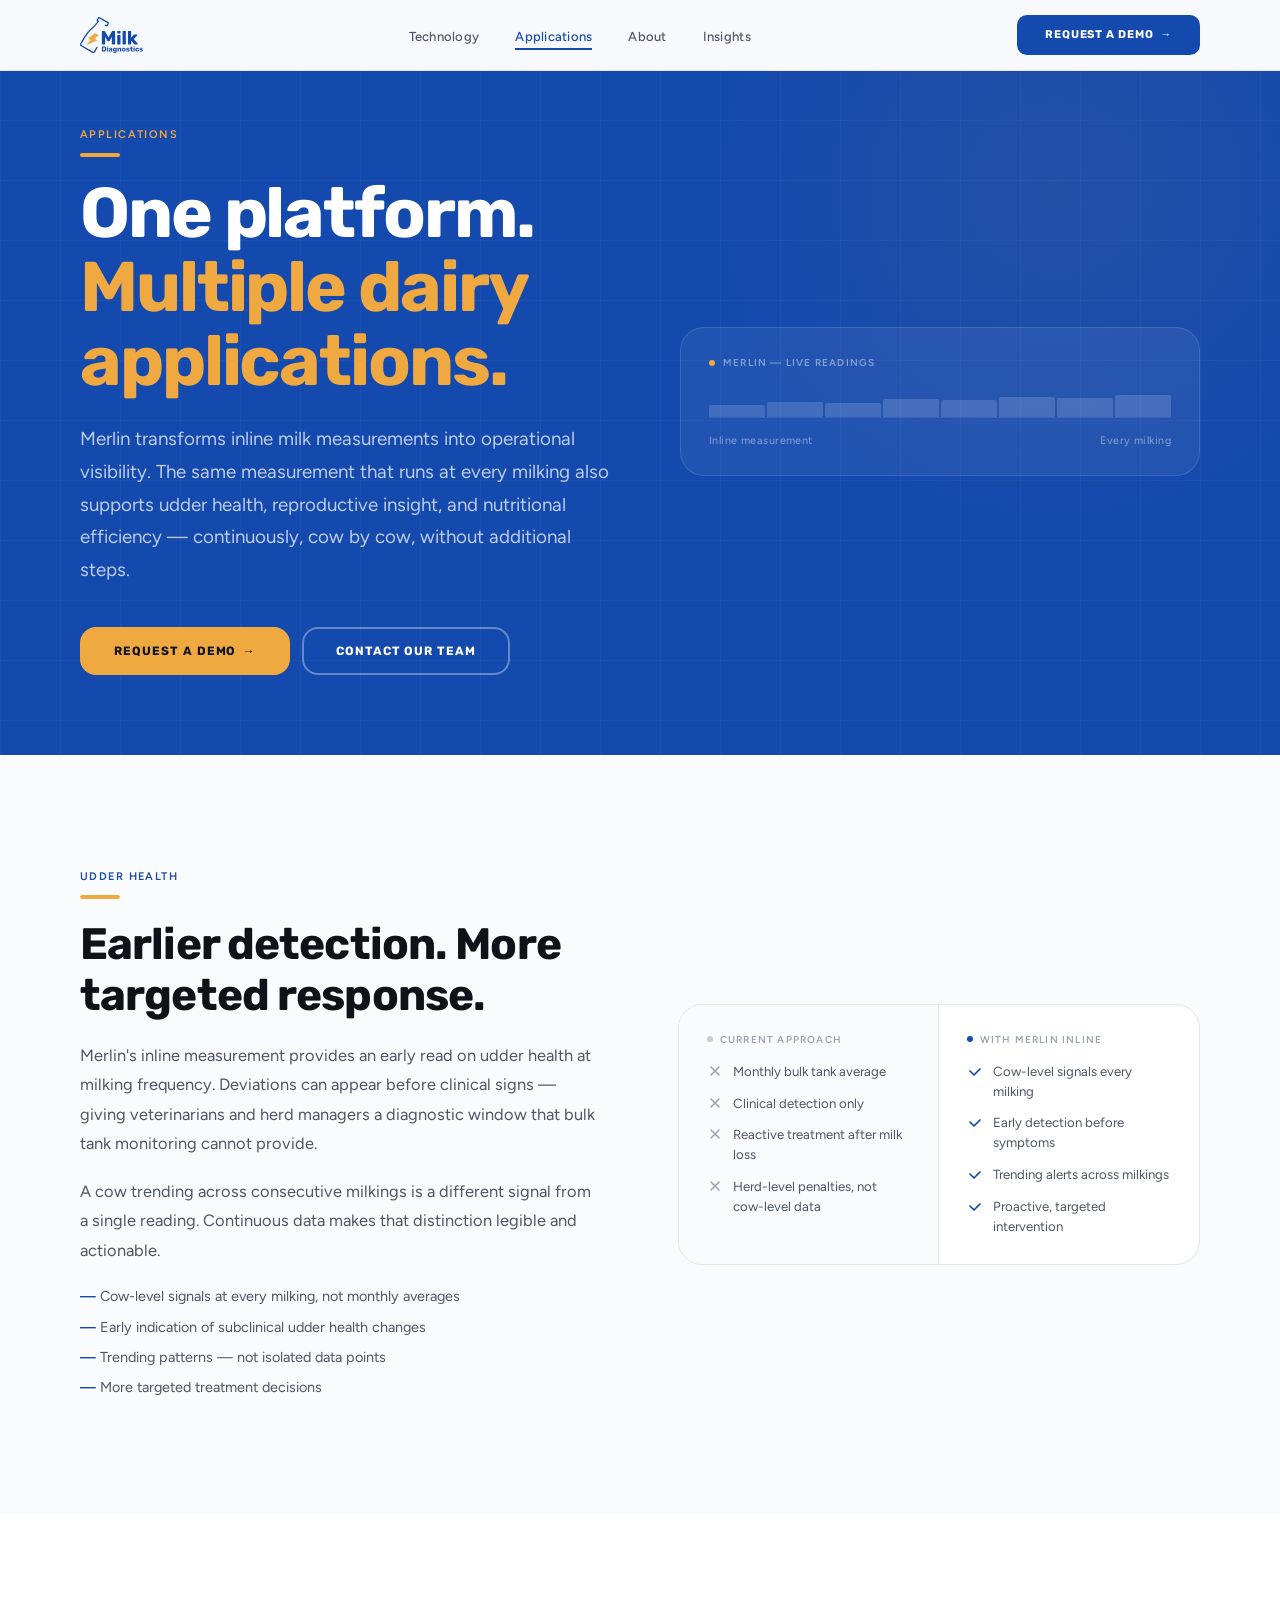
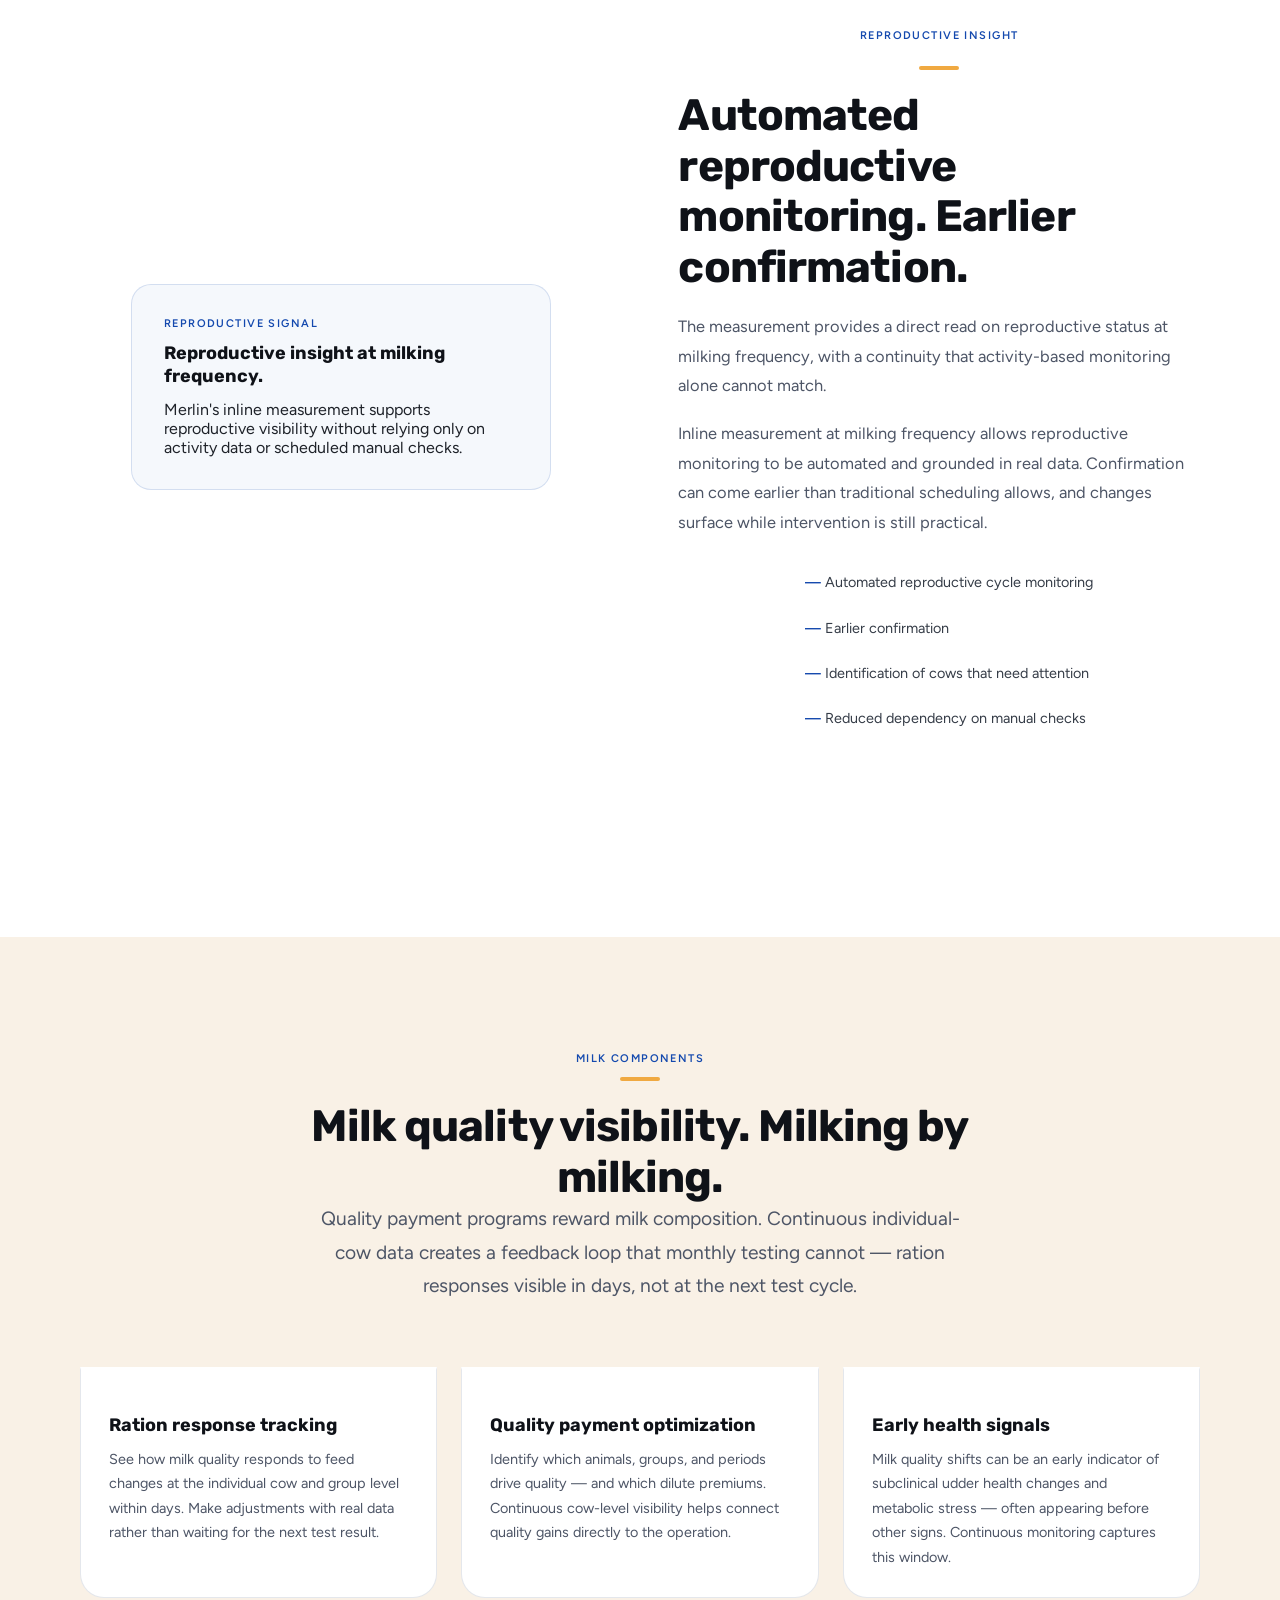
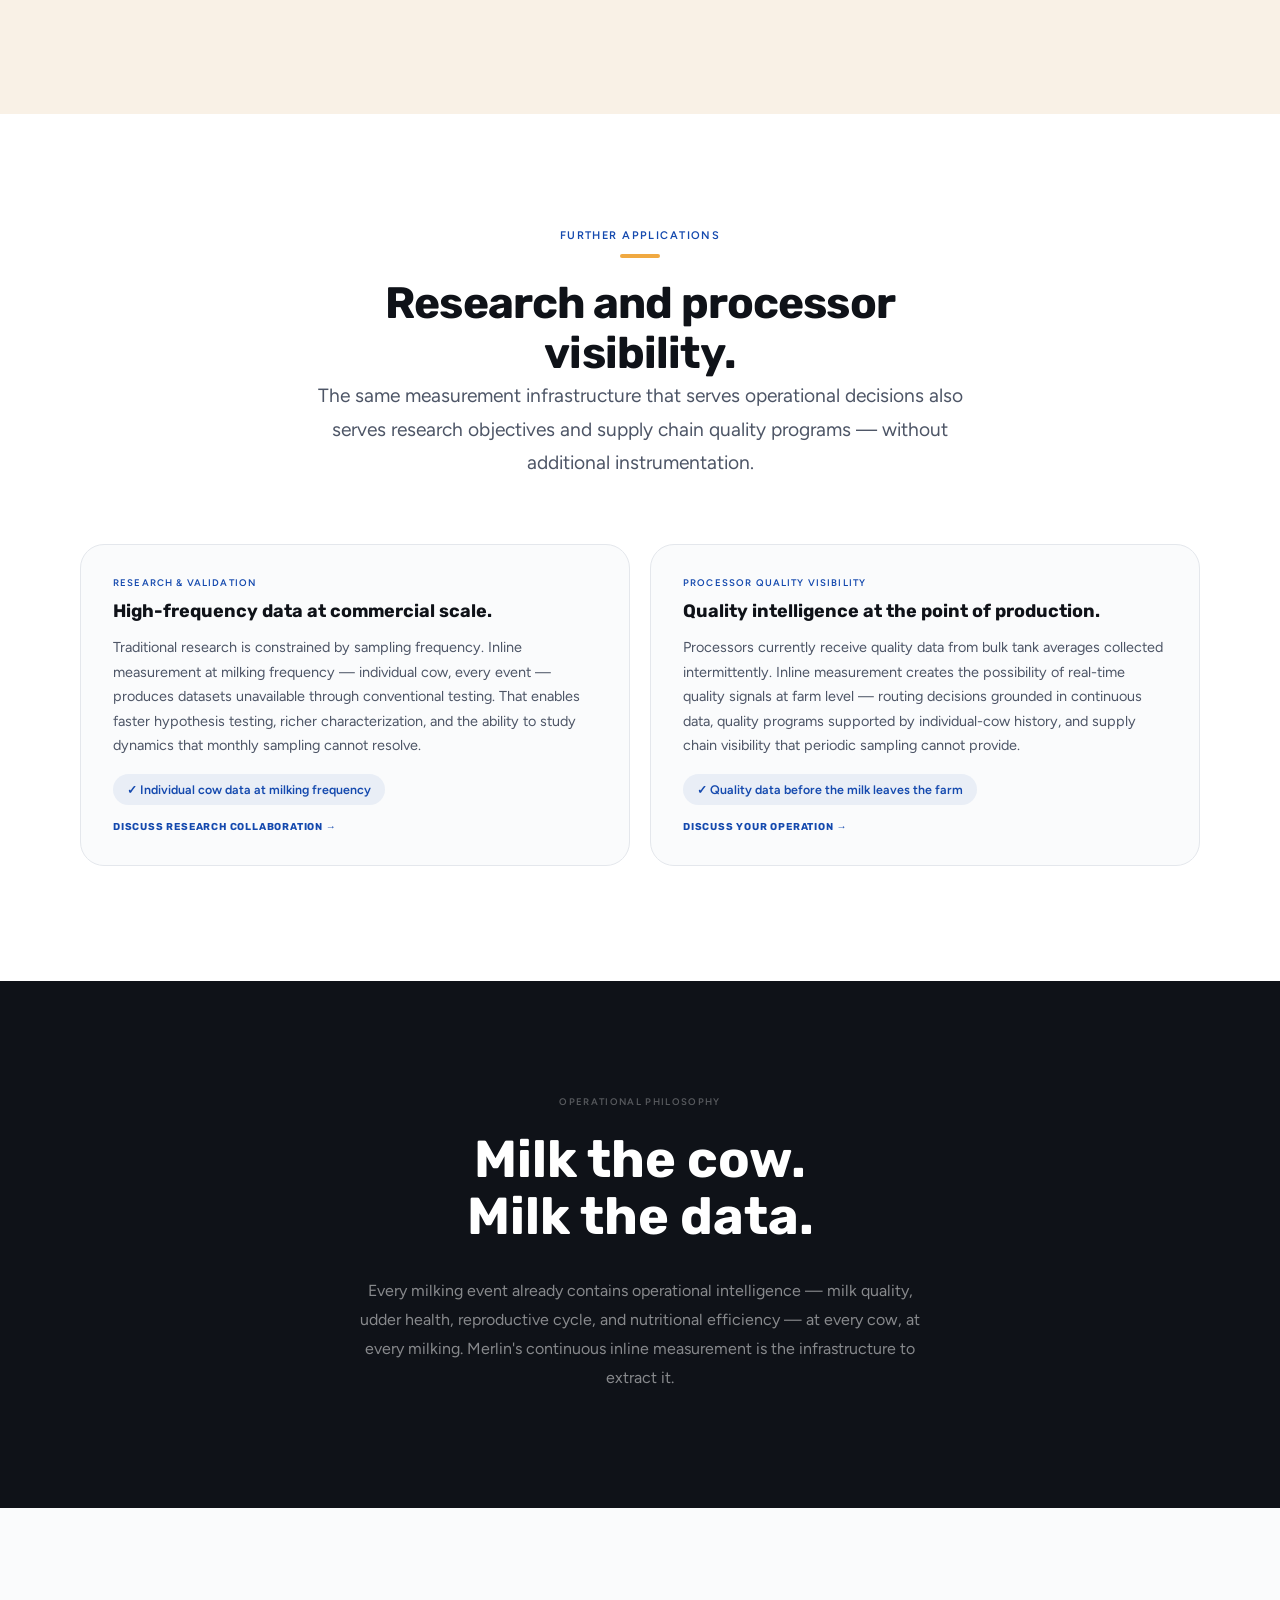
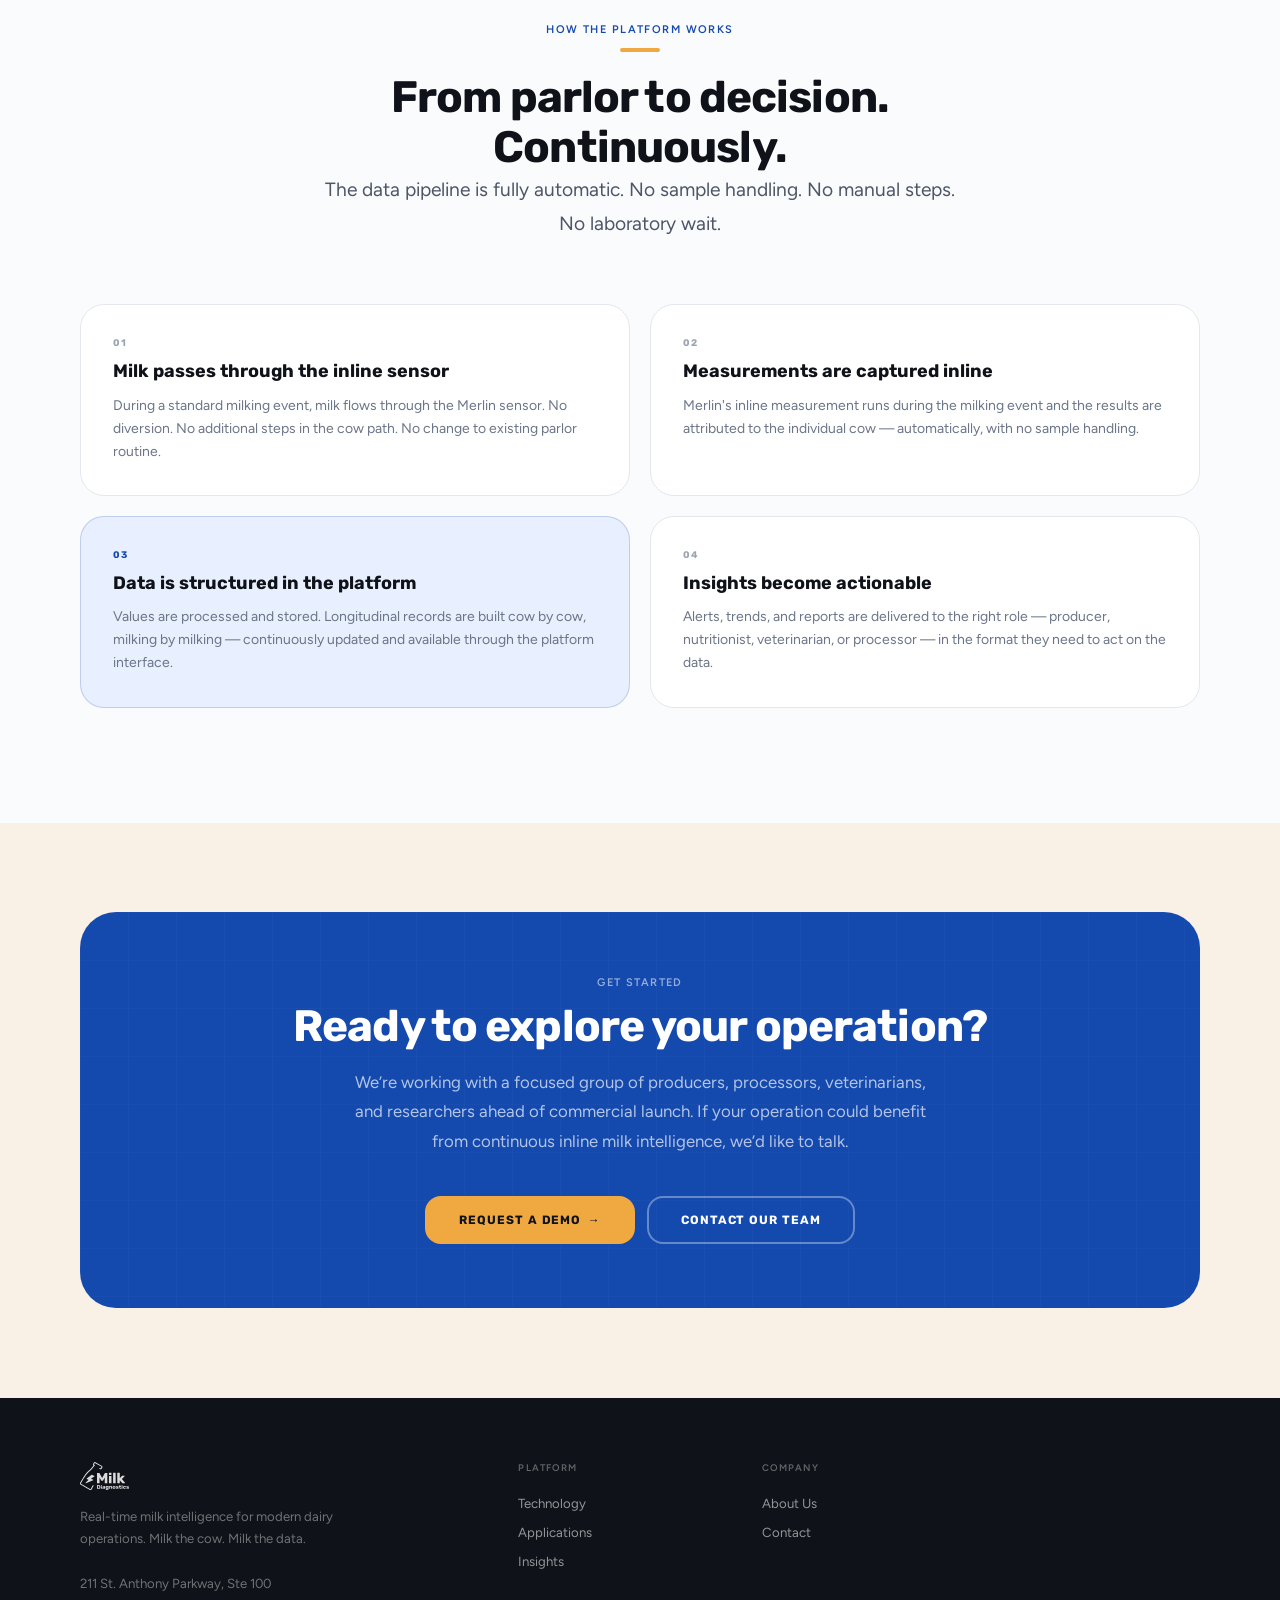
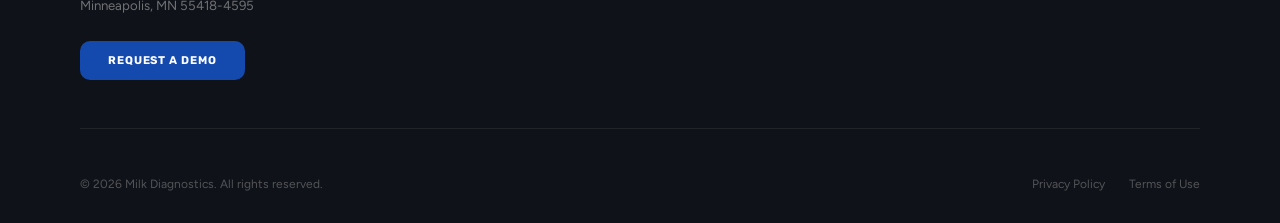
<file: applications.html>
<!DOCTYPE html>
<html lang="en">
<head>
<meta charset="UTF-8">
<meta name="viewport" content="width=device-width, initial-scale=1.0">
<title>Applications — Milk Diagnostics</title>
<meta name="description" content="How Milk Diagnostics inline milk intelligence applies across udder health, reproductive insight, milk quality, nutrition, research, and processor visibility workflows.">
<link rel="preconnect" href="https://fonts.googleapis.com">
<link rel="preconnect" href="https://fonts.gstatic.com" crossorigin>
<link href="https://fonts.googleapis.com/css2?family=Rubik:wght@700&family=Figtree:wght@400;500;600&display=swap" rel="stylesheet">
<link rel="stylesheet" href="styles.css">
</head>
<body>

<nav class="nav" id="nav" role="navigation" aria-label="Main navigation">
  <div class="container">
    <div class="nav-inner">
      <a href="index.html" class="nav-logo" aria-label="Milk Diagnostics home">
        <img src="assets/images/md-logo.svg" alt="Milk Diagnostics" class="nav-logo-img">
      </a>
      <ul class="nav-links" role="list">
        <li><a href="technology.html"   class="nav-link">Technology</a></li>
        <li><a href="applications.html" class="nav-link active">Applications</a></li>
        <li><a href="about.html"        class="nav-link">About</a></li>
        <li><a href="insights.html"     class="nav-link">Insights</a></li>
      </ul>
      <div class="nav-actions">
        <a href="contact.html" class="btn btn-primary arr">Request a Demo</a>
      </div>
    </div>
  </div>
</nav>


<!-- ============================================================
     HERO
     Same pattern as technology.html: single-column headline
     with metrics panel on the right.
     ============================================================ -->
<section class="hero hero-contact" aria-labelledby="apps-headline">
  <div class="container">
    <div class="hero-inner">

      <div class="hero-content">
        <span class="eyebrow eyebrow-yellow">Applications</span>
        <div class="accent-bar"></div>
        <h1 class="hero-headline" id="apps-headline">
          One platform.<br>
          <em>Multiple dairy applications.</em>
        </h1>
        <p class="hero-sub" style="max-width:560px">
          Merlin transforms inline milk measurements into operational visibility. The same measurement that runs at every milking also supports udder health, reproductive insight, and nutritional efficiency — continuously, cow by cow, without additional steps.
        </p>
        <div class="btn-group">
          <a href="contact.html" class="btn btn-accent btn-lg arr">Request a Demo</a>
          <a href="contact.html" class="btn btn-ghost btn-lg">Contact Our Team</a>
        </div>
      </div>

      <!-- Visual panel — generic, non-numeric -->
      <div class="hero-panel fade-up" aria-hidden="true">
        <div class="hero-panel-label">
          <span class="hero-panel-label-dot"></span>
          Merlin — Live Readings
        </div>
        <div class="sparkline" role="img" aria-label="Recent milking trend">
          <div class="sparkline-bar" style="height:45%"></div>
          <div class="sparkline-bar" style="height:55%"></div>
          <div class="sparkline-bar" style="height:50%"></div>
          <div class="sparkline-bar" style="height:65%"></div>
          <div class="sparkline-bar" style="height:60%"></div>
          <div class="sparkline-bar" style="height:72%"></div>
          <div class="sparkline-bar" style="height:68%"></div>
          <div class="sparkline-bar" style="height:80%"></div>
        </div>
        <div class="hero-panel-footer">
          <span>Inline measurement</span>
          <span>Every milking</span>
        </div>
      </div>

    </div>
  </div>
</section>


<!-- ============================================================
     UDDER HEALTH
     .section.problem — gray-50 bg
     .problem-grid two-col: text left, contrast panel right
     ============================================================ -->
<section class="section problem" id="herd-health" aria-labelledby="hh-heading">
  <div class="container">
    <div class="problem-grid">

      <div class="problem-text fade-up">
        <span class="eyebrow">Udder Health</span>
        <div class="accent-bar"></div>
        <h2 id="hh-heading">Earlier detection. More targeted response.</h2>
        <p>Merlin's inline measurement provides an early read on udder health at milking frequency. Deviations can appear before clinical signs — giving veterinarians and herd managers a diagnostic window that bulk tank monitoring cannot provide.</p>
        <p>A cow trending across consecutive milkings is a different signal from a single reading. Continuous data makes that distinction legible and actionable.</p>
        <ul class="apps-list">
          <li>Cow-level signals at every milking, not monthly averages</li>
          <li>Early indication of subclinical udder health changes</li>
          <li>Trending patterns — not isolated data points</li>
          <li>More targeted treatment decisions</li>
        </ul>
      </div>

      <div class="problem-contrast fade-up">
        <div class="contrast-row">
          <div class="contrast-col">
            <div class="contrast-col-label">
              <span class="contrast-col-label-dot dot-gray" aria-hidden="true"></span>
              Current approach
            </div>
            <div class="contrast-item">
              <svg class="contrast-item-icon x" viewBox="0 0 16 16" fill="none" aria-hidden="true"><path d="M4 4l8 8M12 4l-8 8" stroke="currentColor" stroke-width="1.5" stroke-linecap="round"/></svg>
              Monthly bulk tank average
            </div>
            <div class="contrast-item">
              <svg class="contrast-item-icon x" viewBox="0 0 16 16" fill="none" aria-hidden="true"><path d="M4 4l8 8M12 4l-8 8" stroke="currentColor" stroke-width="1.5" stroke-linecap="round"/></svg>
              Clinical detection only
            </div>
            <div class="contrast-item">
              <svg class="contrast-item-icon x" viewBox="0 0 16 16" fill="none" aria-hidden="true"><path d="M4 4l8 8M12 4l-8 8" stroke="currentColor" stroke-width="1.5" stroke-linecap="round"/></svg>
              Reactive treatment after milk loss
            </div>
            <div class="contrast-item">
              <svg class="contrast-item-icon x" viewBox="0 0 16 16" fill="none" aria-hidden="true"><path d="M4 4l8 8M12 4l-8 8" stroke="currentColor" stroke-width="1.5" stroke-linecap="round"/></svg>
              Herd-level penalties, not cow-level data
            </div>
          </div>
          <div class="contrast-col">
            <div class="contrast-col-label">
              <span class="contrast-col-label-dot dot-blue" aria-hidden="true"></span>
              With Merlin inline
            </div>
            <div class="contrast-item">
              <svg class="contrast-item-icon check" viewBox="0 0 16 16" fill="none" aria-hidden="true"><path d="M3 8l4 4 6-6" stroke="currentColor" stroke-width="1.75" stroke-linecap="round" stroke-linejoin="round"/></svg>
              Cow-level signals every milking
            </div>
            <div class="contrast-item">
              <svg class="contrast-item-icon check" viewBox="0 0 16 16" fill="none" aria-hidden="true"><path d="M3 8l4 4 6-6" stroke="currentColor" stroke-width="1.75" stroke-linecap="round" stroke-linejoin="round"/></svg>
              Early detection before symptoms
            </div>
            <div class="contrast-item">
              <svg class="contrast-item-icon check" viewBox="0 0 16 16" fill="none" aria-hidden="true"><path d="M3 8l4 4 6-6" stroke="currentColor" stroke-width="1.75" stroke-linecap="round" stroke-linejoin="round"/></svg>
              Trending alerts across milkings
            </div>
            <div class="contrast-item">
              <svg class="contrast-item-icon check" viewBox="0 0 16 16" fill="none" aria-hidden="true"><path d="M3 8l4 4 6-6" stroke="currentColor" stroke-width="1.75" stroke-linecap="round" stroke-linejoin="round"/></svg>
              Proactive, targeted intervention
            </div>
          </div>
        </div>
      </div>

    </div>
  </div>
</section>


<!-- ============================================================
     REPRODUCTIVE INSIGHT
     .section.product — white bg
     .product-intro two-col: visual left, text right
     ============================================================ -->
<section class="section product" id="reproduction" aria-labelledby="repro-heading">
  <div class="container">
    <div class="product-intro">

    <div class="app-visual app-visual-minimal fade-up">
  <div class="app-data-card">
    <span class="eyebrow">Reproductive Signal</span>
    <h4>Reproductive insight at milking frequency.</h4>
    <p>
      Merlin's inline measurement supports reproductive visibility
      without relying only on activity data or scheduled manual checks.
    </p>
  </div>
</div>

      <div class="product-intro-text fade-up">
        <span class="eyebrow">Reproductive Insight</span>
        <div class="accent-bar"></div>
        <h2 id="repro-heading">Automated reproductive monitoring. Earlier confirmation.</h2>
        <p>The measurement provides a direct read on reproductive status at milking frequency, with a continuity that activity-based monitoring alone cannot match.</p>
        <p>Inline measurement at milking frequency allows reproductive monitoring to be automated and grounded in real data. Confirmation can come earlier than traditional scheduling allows, and changes surface while intervention is still practical.</p>
        <ul class="apps-list">
          <li>Automated reproductive cycle monitoring</li>
          <li>Earlier confirmation</li>
          <li>Identification of cows that need attention</li>
          <li>Reduced dependency on manual checks</li>
        </ul>
      </div>

    </div>
  </div>
</section>


<!-- ============================================================
     MILK COMPONENTS
     .section.applications — cream bg
     .grid-3 feature cards — clean, icon-restrained
     ============================================================ -->
<section class="section applications" id="components" aria-labelledby="comp-heading">
  <div class="container">

    <div class="section-header fade-up">
      <span class="eyebrow">Milk Components</span>
      <div class="accent-bar accent-bar-center"></div>
      <h2 id="comp-heading">Milk quality visibility. Milking by milking.</h2>
      <p class="lead">Quality payment programs reward milk composition. Continuous individual-cow data creates a feedback loop that monthly testing cannot — ration responses visible in days, not at the next test cycle.</p>
    </div>

    <div class="grid-3 fade-up">

      <div class="feature-card">
        <h4>Ration response tracking</h4>
        <p>See how milk quality responds to feed changes at the individual cow and group level within days. Make adjustments with real data rather than waiting for the next test result.</p>
      </div>

      <div class="feature-card">
        <h4>Quality payment optimization</h4>
        <p>Identify which animals, groups, and periods drive quality — and which dilute premiums. Continuous cow-level visibility helps connect quality gains directly to the operation.</p>
      </div>

      <div class="feature-card">
        <h4>Early health signals</h4>
        <p>Milk quality shifts can be an early indicator of subclinical udder health changes and metabolic stress — often appearing before other signs. Continuous monitoring captures this window.</p>
      </div>

    </div>

  </div>
</section>


<!-- ============================================================
     RESEARCH & PROCESSOR
     .section.audience — white bg, .audience-grid two-col
     ============================================================ -->
<section class="section audience" id="research" aria-labelledby="research-heading">
  <div class="container">

    <div class="section-header fade-up">
      <span class="eyebrow">Further Applications</span>
      <div class="accent-bar accent-bar-center"></div>
      <h2 id="research-heading">Research and processor visibility.</h2>
      <p class="lead">The same measurement infrastructure that serves operational decisions also serves research objectives and supply chain quality programs — without additional instrumentation.</p>
    </div>

    <div class="audience-grid fade-up">

      <div class="audience-card">
        <div class="audience-card-role">Research &amp; Validation</div>
        <h4>High-frequency data at commercial scale.</h4>
        <p>Traditional research is constrained by sampling frequency. Inline measurement at milking frequency — individual cow, every event — produces datasets unavailable through conventional testing. That enables faster hypothesis testing, richer characterization, and the ability to study dynamics that monthly sampling cannot resolve.</p>
        <div class="audience-card-benefit">&#10003; Individual cow data at milking frequency</div>
        <a href="contact.html" class="audience-card-link">Discuss research collaboration &#8594;</a>
      </div>

      <div class="audience-card">
        <div class="audience-card-role">Processor Quality Visibility</div>
        <h4>Quality intelligence at the point of production.</h4>
        <p>Processors currently receive quality data from bulk tank averages collected intermittently. Inline measurement creates the possibility of real-time quality signals at farm level — routing decisions grounded in continuous data, quality programs supported by individual-cow history, and supply chain visibility that periodic sampling cannot provide.</p>
        <div class="audience-card-benefit">&#10003; Quality data before the milk leaves the farm</div>
        <a href="contact.html" class="audience-card-link">Discuss your operation &#8594;</a>
      </div>

    </div>

  </div>
</section>


<!-- ============================================================
     TAGLINE SECTION
     .section.technology — dark bg
     Typography-driven. No icons. Intentional, restrained.
     ============================================================ -->
<section class="section technology apps-tagline" aria-label="Operational philosophy">
  <div class="container">
    <div class="apps-tagline-inner fade-up">
      <p class="apps-tagline-kicker">Operational philosophy</p>
      <blockquote class="apps-tagline-text">
        Milk the cow.<br>Milk the data.
      </blockquote>
      <p class="apps-tagline-body">Every milking event already contains operational intelligence — milk quality, udder health, reproductive cycle, and nutritional efficiency — at every cow, at every milking. Merlin's continuous inline measurement is the infrastructure to extract it.</p>
    </div>
  </div>
</section>


<!-- ============================================================
     PLATFORM FLOW
     .section.problem — gray-50 bg
     Numbered cards. Clean. No icons, no diagrams.
     ============================================================ -->
<section class="section problem" aria-labelledby="flow-heading">
  <div class="container">

    <div class="section-header fade-up">
      <span class="eyebrow">How the Platform Works</span>
      <div class="accent-bar accent-bar-center"></div>
      <h2 id="flow-heading">From parlor to decision. Continuously.</h2>
      <p class="lead">The data pipeline is fully automatic. No sample handling. No manual steps. No laboratory wait.</p>
    </div>

    <div class="apps-flow-grid fade-up">

      <div class="card apps-flow-card">
        <div class="apps-flow-num">01</div>
        <h4>Milk passes through the inline sensor</h4>
        <p>During a standard milking event, milk flows through the Merlin sensor. No diversion. No additional steps in the cow path. No change to existing parlor routine.</p>
      </div>

      <div class="card apps-flow-card">
        <div class="apps-flow-num">02</div>
        <h4>Measurements are captured inline</h4>
        <p>Merlin's inline measurement runs during the milking event and the results are attributed to the individual cow — automatically, with no sample handling.</p>
      </div>

      <div class="card apps-flow-card apps-flow-card-accent">
        <div class="apps-flow-num">03</div>
        <h4>Data is structured in the platform</h4>
        <p>Values are processed and stored. Longitudinal records are built cow by cow, milking by milking — continuously updated and available through the platform interface.</p>
      </div>

      <div class="card apps-flow-card">
        <div class="apps-flow-num">04</div>
        <h4>Insights become actionable</h4>
        <p>Alerts, trends, and reports are delivered to the right role — producer, nutritionist, veterinarian, or processor — in the format they need to act on the data.</p>
      </div>

    </div>

  </div>
</section>


<!-- ============================================================
     CTA — .cta-section / .cta-box verbatim pattern
     ============================================================ -->
<section class="cta-section" aria-labelledby="apps-cta-heading">
  <div class="container">
    <div class="cta-box fade-up">
      <span class="eyebrow eyebrow-muted">Get Started</span>
      <h2 id="apps-cta-heading">Ready to explore your operation?</h2>
      <p>We&#8217;re working with a focused group of producers, processors, veterinarians, and researchers ahead of commercial launch. If your operation could benefit from continuous inline milk intelligence, we&#8217;d like to talk.</p>
      <div class="btn-group" style="justify-content:center">
        <a href="contact.html" class="btn btn-accent btn-lg arr">Request a Demo</a>
        <a href="contact.html" class="btn btn-ghost btn-lg">Contact Our Team</a>
      </div>
    </div>
  </div>
</section>


<!-- ============================================================
     FOOTER — verbatim from index.html
     ============================================================ -->
<footer class="footer" aria-label="Site footer">
  <div class="container">
    <div class="footer-top">

      <div class="footer-brand">
        <div class="footer-logo">
          <img src="assets/images/md-logo.svg" alt="Milk Diagnostics" class="footer-logo-img">
        </div>
        <p class="footer-tagline">Real-time milk intelligence for modern dairy operations. Milk the cow. Milk the data.</p>
        <p class="footer-tagline">211 St. Anthony Parkway, Ste 100<br>Minneapolis, MN 55418-4595</p>
        <a href="contact.html" class="btn btn-primary">Request a Demo</a>
      </div>

      <div>
        <div class="footer-col-title">Platform</div>
        <ul class="footer-links" role="list">
          <li><a href="technology.html"   class="footer-link">Technology</a></li>
          <li><a href="applications.html" class="footer-link">Applications</a></li>
          <li><a href="insights.html"     class="footer-link">Insights</a></li>
        </ul>
      </div>

      <div>
        <div class="footer-col-title">Company</div>
        <ul class="footer-links" role="list">
          <li><a href="about.html"   class="footer-link">About Us</a></li>
          <li><a href="contact.html" class="footer-link">Contact</a></li>
        </ul>
      </div>

    </div>

    <div class="footer-bottom">
      <p class="footer-copy">&#169; 2026 Milk Diagnostics. All rights reserved.</p>
      <nav class="footer-legal" aria-label="Legal links">
        <a href="privacy.html">Privacy Policy</a>
        <a href="terms.html">Terms of Use</a>
      </nav>
    </div>

  </div>
</footer>

<script src="main.js"></script>
</body>
</html>
</file>
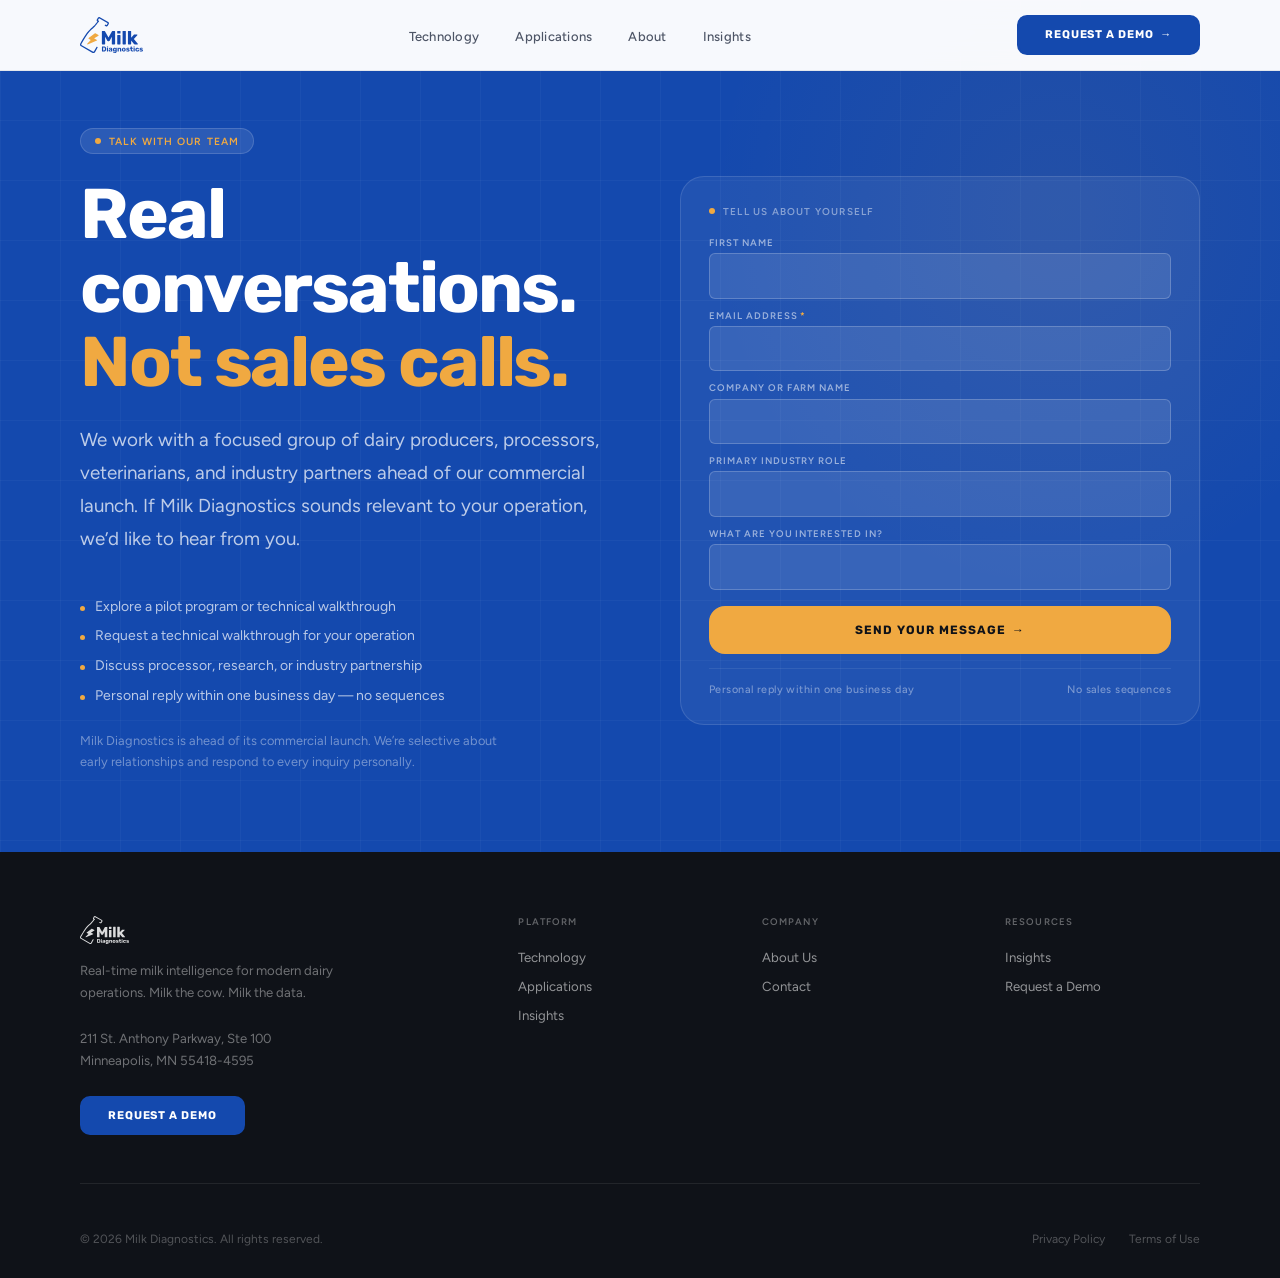
<file: contact.html>
<!DOCTYPE html>
<html lang="en">
<head>
<meta charset="UTF-8">
<meta name="viewport" content="width=device-width, initial-scale=1.0">
<title>Talk With Our Team — Milk Diagnostics</title>
<meta name="description" content="Connect with the Milk Diagnostics team. Real conversations about inline milk analysis, pilot programs, and what our platform could mean for your operation.">
<link rel="preconnect" href="https://fonts.googleapis.com">
<link rel="preconnect" href="https://fonts.gstatic.com" crossorigin>
<link href="https://fonts.googleapis.com/css2?family=Rubik:wght@700&family=Figtree:wght@400;500;600&display=swap" rel="stylesheet">
<link rel="stylesheet" href="styles.css">
</head>
<body>

<nav class="nav" id="nav" role="navigation" aria-label="Main navigation">
  <div class="container">
    <div class="nav-inner">

      <a href="index.html" class="nav-logo" aria-label="Milk Diagnostics home">
        <img src="assets/images/md-logo.svg"
             alt="Milk Diagnostics"
             class="nav-logo-img">
      </a>

      <ul class="nav-links" role="list">
        <li><a href="technology.html" class="nav-link">Technology</a></li>
        <li><a href="applications.html" class="nav-link">Applications</a></li>
        <li><a href="about.html" class="nav-link">About</a></li>
        <li><a href="insights.html" class="nav-link">Insights</a></li>
      </ul>

      <div class="nav-actions">
        <a href="contact.html" class="btn btn-primary arr">Request a Demo</a>
      </div>

    </div>
  </div>
</nav>


<section class="hero hero-contact" aria-labelledby="contact-headline">
  <div class="container">
    <div class="hero-inner">

      <!-- Left: copy + trust cues -->
      <div class="hero-content">
        <div class="hero-eyebrow">
          <span class="hero-eyebrow-dot" aria-hidden="true"></span>
          Talk With Our Team
        </div>
        <h1 class="hero-headline" id="contact-headline">
          Real conversations.<br>
          <em>Not sales calls.</em>
        </h1>
        <p class="hero-sub">
          We work with a focused group of dairy producers, processors, veterinarians, and industry partners ahead of our commercial launch. If Milk Diagnostics sounds relevant to your operation, we&#8217;d like to hear from you.
        </p>

        <div class="contact-trust">
          <div class="contact-trust-item">
            <span class="contact-trust-dot" aria-hidden="true"></span>
            <span>Explore a pilot program or technical walkthrough</span>
          </div>
          <div class="contact-trust-item">
            <span class="contact-trust-dot" aria-hidden="true"></span>
            <span>Request a technical walkthrough for your operation</span>
          </div>
          <div class="contact-trust-item">
            <span class="contact-trust-dot" aria-hidden="true"></span>
            <span>Discuss processor, research, or industry partnership</span>
          </div>
          <div class="contact-trust-item">
            <span class="contact-trust-dot" aria-hidden="true"></span>
            <span>Personal reply within one business day &#8212; no sequences</span>
          </div>
        </div>

        <p class="contact-commitment">
          Milk Diagnostics is ahead of its commercial launch. We&#8217;re selective about early relationships and respond to every inquiry personally.
        </p>
      </div>

      <!-- Right: Mailchimp form in .hero-panel -->
      <div class="hero-panel contact-form-panel" role="region" aria-labelledby="form-heading" style="display:block !important; visibility:visible !important; opacity:1 !important; position:relative !important; z-index:10;">

        <div class="hero-panel-label" id="form-heading">
          <span class="hero-panel-label-dot" aria-hidden="true"></span>
          Tell us about yourself
        </div>

        <form action="https://milkdiagnostics.us9.list-manage.com/subscribe/post?u=4638c1ce0bbdf0382455bab27&amp;id=02b3d20108&amp;f_id=0040d6e3f0"
              method="post"
              id="mc-embedded-subscribe-form"
              name="mc-embedded-subscribe-form"
              class="mc-form"
              target="_blank"
              novalidate>

          <div class="mc-field">
            <label for="mce-FNAME">First name</label>
            <input type="text" name="FNAME" id="mce-FNAME" value="" autocomplete="given-name">
          </div>

          <div class="mc-field">
            <label for="mce-EMAIL">Email address <span class="mc-required">*</span></label>
            <input type="email" name="EMAIL" id="mce-EMAIL" value="" required autocomplete="email">
          </div>

          <div class="mc-field">
            <label for="mce-TEXTAREA8">Company or farm name</label>
            <input type="text" name="TEXTAREA8" id="mce-TEXTAREA8" value="" autocomplete="organization">
          </div>

          <div class="mc-field">
            <label for="mce-MMERGE10">Primary industry role</label>
            <select name="MMERGE10" id="mce-MMERGE10">
              <option value=""></option>
              <option value="Producer">Producer</option>
              <option value="Processor">Processor</option>
              <option value="Veterinarian">Veterinarian</option>
              <option value="Researcher">Researcher</option>
              <option value="Industry Partner">Industry Partner</option>
              <option value="Investor">Investor</option>
              <option value="Other">Other</option>
            </select>
          </div>

          <div class="mc-field">
            <label for="mce-MMERGE11">What are you interested in?</label>
            <select name="MMERGE11" id="mce-MMERGE11">
              <option value=""></option>
              <option value="Schedule a demo">Schedule a demo</option>
              <option value="Learn about the early adopter program">Learn about the early adopter program</option>
              <option value="Partnership opportunities">Partnership opportunities</option>
              <option value="Research collaboration">Research collaboration</option>
              <option value="General updates">General updates</option>
            </select>
          </div>

          <!-- Mailchimp response messages -->
          <div id="mce-responses">
            <div id="mce-error-response"   style="display:none"></div>
            <div id="mce-success-response" style="display:none"></div>
          </div>

          <!-- Anti-bot honeypot — do not remove -->
          <div aria-hidden="true" style="position:absolute;left:-5000px">
            <input type="text" name="b_4638c1ce0bbdf0382455bab27_02b3d20108" tabindex="-1" value="">
          </div>

          <button type="submit"
                  name="subscribe"
                  id="mc-embedded-subscribe"
                  class="btn btn-accent btn-lg arr mc-submit">
            Send Your Message
          </button>

          <div class="hero-panel-footer">
            <span>Personal reply within one business day</span>
            <span>No sales sequences</span>
          </div>

        </form>
      </div>

    </div>
  </div>
</section>


<footer class="footer" aria-label="Site footer">
  <div class="container">
    <div class="footer-top">

      <div class="footer-brand">
        <div class="footer-logo">
          <img src="assets/images/md-logo.svg"
               alt="Milk Diagnostics"
               class="footer-logo-img">
        </div>
        <p class="footer-tagline">Real-time milk intelligence for modern dairy operations. Milk the cow. Milk the data.</p>
        <p class="footer-tagline">211 St. Anthony Parkway, Ste 100<br>Minneapolis, MN 55418-4595</p>
        <a href="contact.html" class="btn btn-primary">Request a Demo</a>
      </div>

      <div>
        <div class="footer-col-title">Platform</div>
        <ul class="footer-links" role="list">
          <li><a href="technology.html" class="footer-link">Technology</a></li>
          <li><a href="applications.html" class="footer-link">Applications</a></li>
          <li><a href="insights.html" class="footer-link">Insights</a></li>
        </ul>
      </div>

      <div>
        <div class="footer-col-title">Company</div>
        <ul class="footer-links" role="list">
          <li><a href="about.html" class="footer-link">About Us</a></li>
          <li><a href="contact.html" class="footer-link">Contact</a></li>
        </ul>
      </div>

      <div>
        <div class="footer-col-title">Resources</div>
        <ul class="footer-links" role="list">
          <li><a href="insights.html" class="footer-link">Insights</a></li>
          <li><a href="contact.html" class="footer-link">Request a Demo</a></li>
        </ul>
      </div>

    </div>

    <div class="footer-bottom">
      <p class="footer-copy">© 2026 Milk Diagnostics. All rights reserved.</p>
      <nav class="footer-legal" aria-label="Legal links">
        <a href="privacy.html">Privacy Policy</a>
        <a href="terms.html">Terms of Use</a>
      </nav>
    </div>

  </div>
</footer>

<script src="main.js"></script>

<!-- Mailchimp form validation — required for error/success messages -->
<script src="//s3.amazonaws.com/downloads.mailchimp.com/js/mc-validate.js"></script>
<script>(function($) {
  window.fnames = new Array(); window.ftypes = new Array();
  fnames[0]='EMAIL';  ftypes[0]='email';
  fnames[1]='FNAME';  ftypes[1]='text';
  fnames[7]='TEXTAREA8'; ftypes[7]='text';
  fnames[10]='MMERGE10'; ftypes[10]='dropdown';
  fnames[11]='MMERGE11'; ftypes[11]='dropdown';
}(jQuery)); var $mcj = jQuery.noConflict(true);</script>

</body>
</html>
</file>
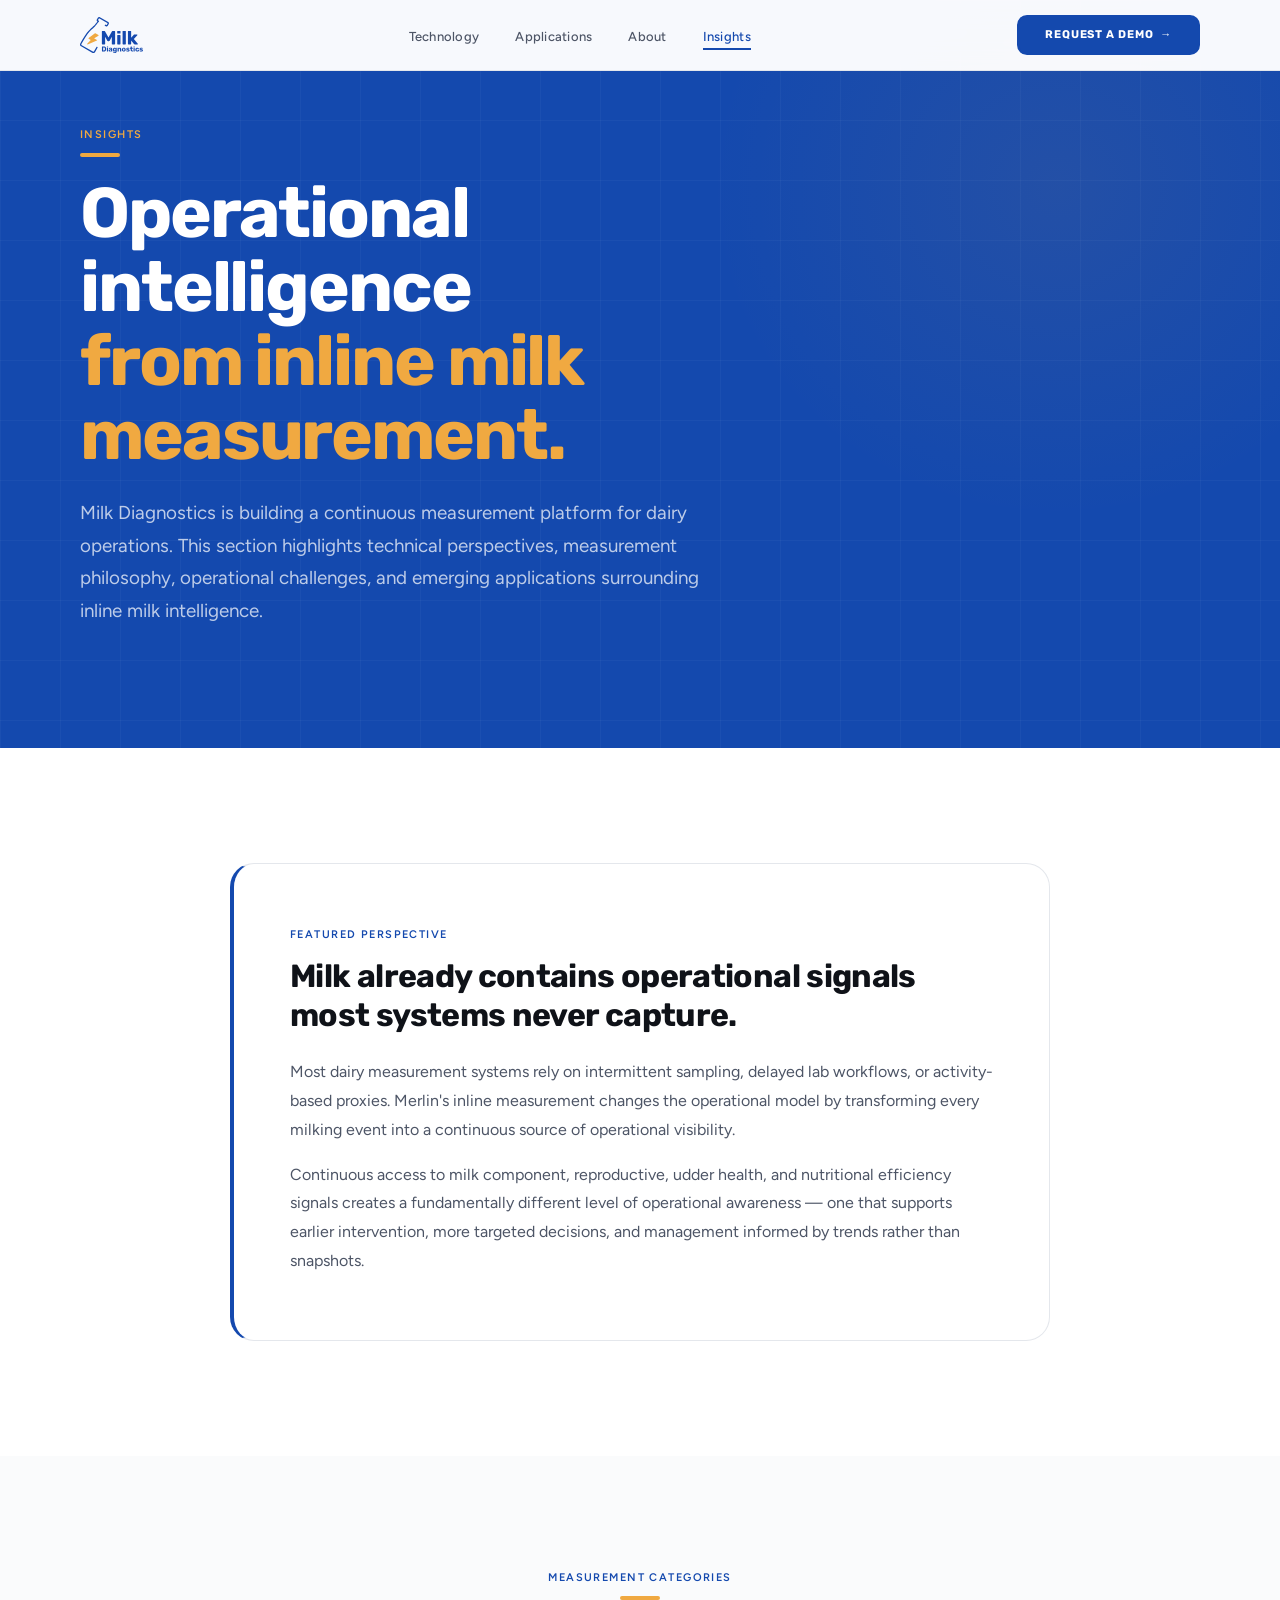
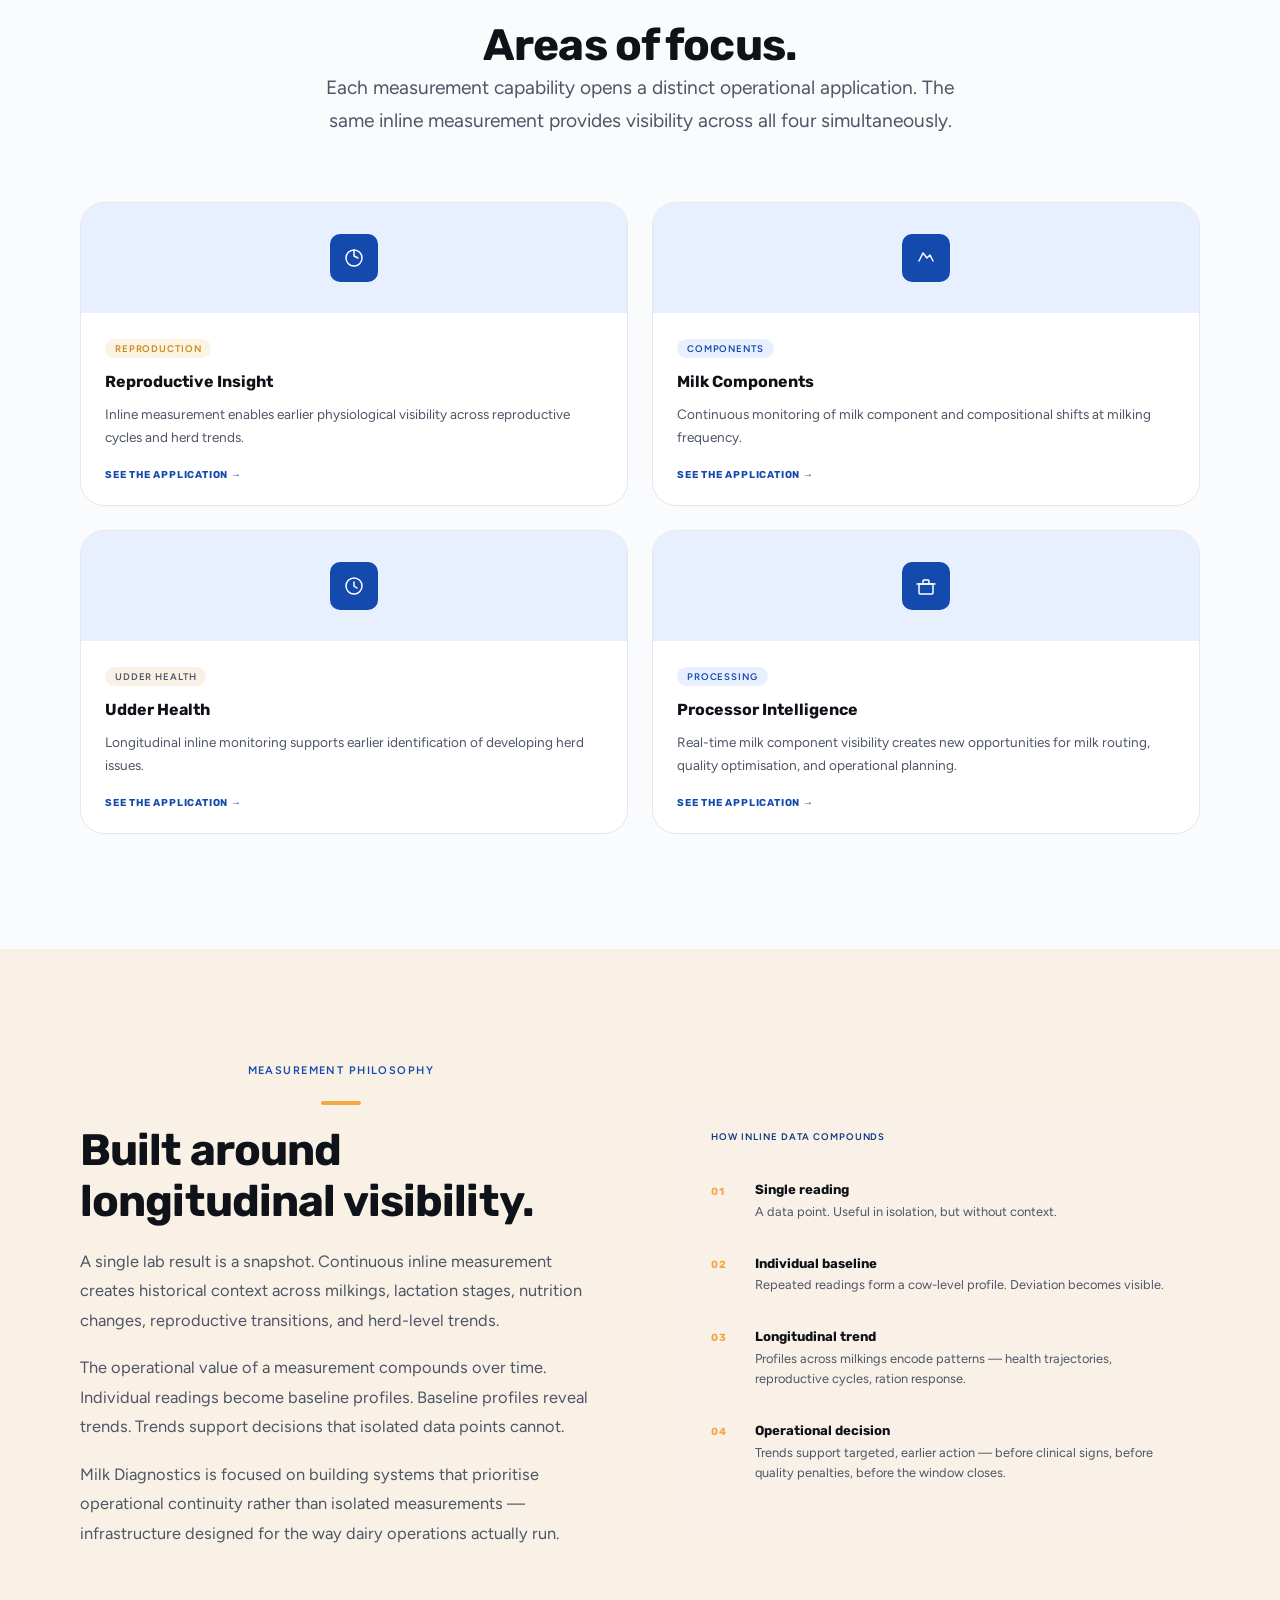
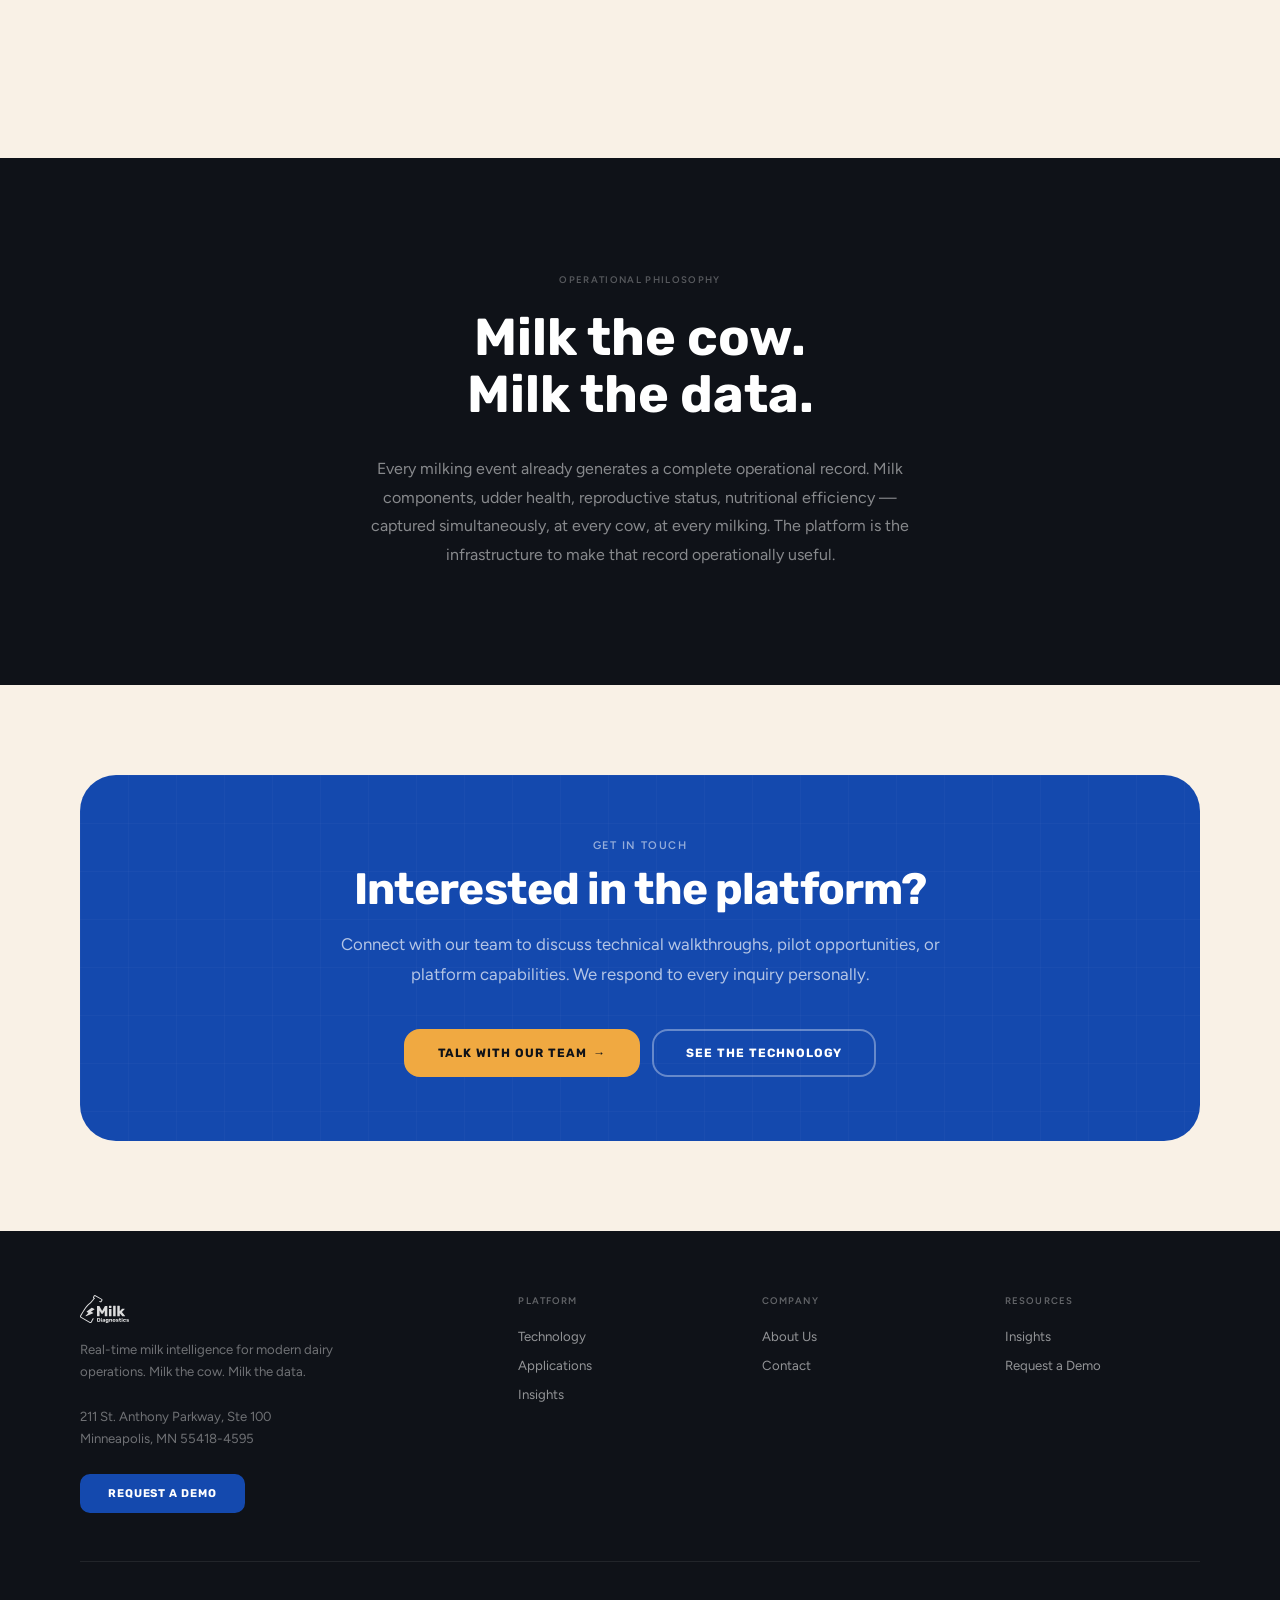
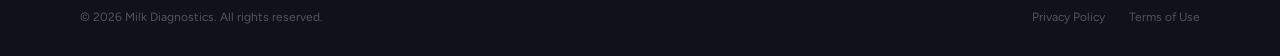
<file: insights.html>
<!DOCTYPE html>
<html lang="en">
<head>
<meta charset="UTF-8">
<meta name="viewport" content="width=device-width, initial-scale=1.0">
<title>Insights — Milk Diagnostics</title>
<meta name="description" content="Technical perspectives, measurement philosophy, and operational applications surrounding continuous inline milk intelligence from Milk Diagnostics.">
<link rel="preconnect" href="https://fonts.googleapis.com">
<link rel="preconnect" href="https://fonts.gstatic.com" crossorigin>
<link href="https://fonts.googleapis.com/css2?family=Rubik:wght@700&family=Figtree:wght@400;500;600&display=swap" rel="stylesheet">
<link rel="stylesheet" href="styles.css">
</head>
<body>

<nav class="nav" id="nav" role="navigation" aria-label="Main navigation">
  <div class="container">
    <div class="nav-inner">
      <a href="index.html" class="nav-logo" aria-label="Milk Diagnostics home">
        <img src="assets/images/md-logo.svg" alt="Milk Diagnostics" class="nav-logo-img">
      </a>
      <ul class="nav-links" role="list">
        <li><a href="technology.html"   class="nav-link">Technology</a></li>
        <li><a href="applications.html" class="nav-link">Applications</a></li>
        <li><a href="about.html"        class="nav-link">About</a></li>
        <li><a href="insights.html"     class="nav-link active">Insights</a></li>
      </ul>
      <div class="nav-actions">
        <a href="contact.html" class="btn btn-primary arr">Request a Demo</a>
      </div>
    </div>
  </div>
</nav>


<!-- ============================================================
     HERO
     Single-column. Same .hero.hero-contact + .tech-hero-inner
     pattern used across technology.html, about.html.
     ============================================================ -->
<section class="hero hero-contact" aria-labelledby="insights-headline">
  <div class="container">
    <div class="tech-hero-inner">
      <div class="tech-hero-text">
        <span class="eyebrow eyebrow-yellow">Insights</span>
        <div class="accent-bar"></div>
        <h1 class="hero-headline" id="insights-headline">
          Operational intelligence<br>
          <em>from inline milk measurement.</em>
        </h1>
        <p class="hero-sub" style="max-width:620px">
          Milk Diagnostics is building a continuous measurement platform for dairy operations. This section highlights technical perspectives, measurement philosophy, operational challenges, and emerging applications surrounding inline milk intelligence.
        </p>
      </div>
    </div>
  </div>
</section>


<!-- ============================================================
     FEATURED INSIGHT
     .section.product — white bg
     Premium bordered panel — editorial, not blog-card
     ============================================================ -->
<section class="section product" aria-labelledby="featured-heading">
  <div class="container">

    <div class="insights-featured fade-up">
      <div class="insights-featured-eyebrow">
        <span class="eyebrow">Featured Perspective</span>
      </div>
      <h2 id="featured-heading">Milk already contains operational signals most systems never capture.</h2>
      <div class="insights-featured-body">
        <p>Most dairy measurement systems rely on intermittent sampling, delayed lab workflows, or activity-based proxies. Merlin's inline measurement changes the operational model by transforming every milking event into a continuous source of operational visibility.</p>
        <p>Continuous access to milk component, reproductive, udder health, and nutritional efficiency signals creates a fundamentally different level of operational awareness — one that supports earlier intervention, more targeted decisions, and management informed by trends rather than snapshots.</p>
      </div>
    </div>

  </div>
</section>


<!-- ============================================================
     INSIGHT CATEGORY GRID
     .section.problem — gray-50 bg
     Reuses .insights-grid and .insight-card from index.html.
     No fake thumbnails, no dates, no authors.
     ============================================================ -->
<section class="section problem" aria-labelledby="categories-heading">
  <div class="container">

    <div class="section-header fade-up">
      <span class="eyebrow">Measurement Categories</span>
      <div class="accent-bar accent-bar-center"></div>
      <h2 id="categories-heading">Areas of focus.</h2>
      <p class="lead">Each measurement capability opens a distinct operational application. The same inline measurement provides visibility across all four simultaneously.</p>
    </div>

    <div class="insights-grid insights-grid-4 fade-up">

      <div class="insight-card">
        <div class="insight-card-top">
          <div class="insight-card-icon" aria-hidden="true">
            <svg viewBox="0 0 22 22" fill="none">
              <path d="M11 3v6l4 2" stroke="currentColor" stroke-width="1.5" stroke-linecap="round"/>
              <circle cx="11" cy="11" r="8" stroke="currentColor" stroke-width="1.5"/>
            </svg>
          </div>
        </div>
        <div class="insight-card-body">
          <span class="tag tag-yellow">Reproduction</span>
          <h4>Reproductive Insight</h4>
          <p>Inline measurement enables earlier physiological visibility across reproductive cycles and herd trends.</p>
          <a href="applications.html#reproduction" class="insight-link">See the application &#8594;</a>
        </div>
      </div>

      <div class="insight-card">
        <div class="insight-card-top">
          <div class="insight-card-icon" aria-hidden="true">
            <svg viewBox="0 0 22 22" fill="none">
              <path d="M4 14l4-8 4 5 3-3 3 6" stroke="currentColor" stroke-width="1.5" stroke-linecap="round" stroke-linejoin="round"/>
            </svg>
          </div>
        </div>
        <div class="insight-card-body">
          <span class="tag tag-blue">Components</span>
          <h4>Milk Components</h4>
          <p>Continuous monitoring of milk component and compositional shifts at milking frequency.</p>
          <a href="applications.html#components" class="insight-link">See the application &#8594;</a>
        </div>
      </div>

      <div class="insight-card">
        <div class="insight-card-top">
          <div class="insight-card-icon" aria-hidden="true">
            <svg viewBox="0 0 22 22" fill="none">
              <circle cx="11" cy="11" r="8" stroke="currentColor" stroke-width="1.5"/>
              <path d="M11 7v4l3 2" stroke="currentColor" stroke-width="1.5" stroke-linecap="round"/>
            </svg>
          </div>
        </div>
        <div class="insight-card-body">
          <span class="tag tag-cream">Udder health</span>
          <h4>Udder Health</h4>
          <p>Longitudinal inline monitoring supports earlier identification of developing herd issues.</p>
          <a href="applications.html#herd-health" class="insight-link">See the application &#8594;</a>
        </div>
      </div>

      <div class="insight-card">
        <div class="insight-card-top">
          <div class="insight-card-icon" aria-hidden="true">
            <svg viewBox="0 0 22 22" fill="none">
              <path d="M4 9h14v9a1 1 0 01-1 1H5a1 1 0 01-1-1V9z" stroke="currentColor" stroke-width="1.5"/>
              <path d="M2 9h18M8 9V6a1 1 0 011-1h4a1 1 0 011 1v3" stroke="currentColor" stroke-width="1.5" stroke-linecap="round"/>
            </svg>
          </div>
        </div>
        <div class="insight-card-body">
          <span class="tag tag-blue">Processing</span>
          <h4>Processor Intelligence</h4>
          <p>Real-time milk component visibility creates new opportunities for milk routing, quality optimisation, and operational planning.</p>
          <a href="applications.html#processor" class="insight-link">See the application &#8594;</a>
        </div>
      </div>

    </div>

  </div>
</section>


<!-- ============================================================
     PHILOSOPHY
     .section.applications — cream bg
     Editorial typography. Strong whitespace. No graphics.
     ============================================================ -->
<section class="section applications" aria-labelledby="philosophy-heading">
  <div class="container">

    <div class="product-intro">

      <div class="product-intro-text fade-up">
        <span class="eyebrow">Measurement Philosophy</span>
        <div class="accent-bar"></div>
        <h2 id="philosophy-heading">Built around longitudinal visibility.</h2>
        <p>A single lab result is a snapshot. Continuous inline measurement creates historical context across milkings, lactation stages, nutrition changes, reproductive transitions, and herd-level trends.</p>
        <p>The operational value of a measurement compounds over time. Individual readings become baseline profiles. Baseline profiles reveal trends. Trends support decisions that isolated data points cannot.</p>
        <p>Milk Diagnostics is focused on building systems that prioritise operational continuity rather than isolated measurements — infrastructure designed for the way dairy operations actually run.</p>
      </div>

      <!-- Restrained inline visual: principle list on dark surface -->
      <div class="tech-visual fade-up" aria-hidden="true">
        <div class="tech-vis-label">How inline data compounds</div>
        <div class="insights-principle-list">

          <div class="insights-principle-row">
            <div class="insights-principle-num">01</div>
            <div class="insights-principle-text">
              <div class="insights-principle-title">Single reading</div>
              <div class="insights-principle-desc">A data point. Useful in isolation, but without context.</div>
            </div>
          </div>

          <div class="insights-principle-row">
            <div class="insights-principle-num">02</div>
            <div class="insights-principle-text">
              <div class="insights-principle-title">Individual baseline</div>
              <div class="insights-principle-desc">Repeated readings form a cow-level profile. Deviation becomes visible.</div>
            </div>
          </div>

          <div class="insights-principle-row">
            <div class="insights-principle-num">03</div>
            <div class="insights-principle-text">
              <div class="insights-principle-title">Longitudinal trend</div>
              <div class="insights-principle-desc">Profiles across milkings encode patterns — health trajectories, reproductive cycles, ration response.</div>
            </div>
          </div>

          <div class="insights-principle-row">
            <div class="insights-principle-num">04</div>
            <div class="insights-principle-text">
              <div class="insights-principle-title">Operational decision</div>
              <div class="insights-principle-desc">Trends support targeted, earlier action — before clinical signs, before quality penalties, before the window closes.</div>
            </div>
          </div>

        </div>
      </div>

    </div>

  </div>
</section>


<!-- ============================================================
     TAGLINE — .section.technology (dark bg)
     Reuses .apps-tagline pattern from applications + platform.
     ============================================================ -->
<section class="section technology apps-tagline" aria-label="Operational philosophy">
  <div class="container">
    <div class="apps-tagline-inner fade-up">
      <p class="apps-tagline-kicker">Operational philosophy</p>
      <blockquote class="apps-tagline-text">
        Milk the cow.<br>Milk the data.
      </blockquote>
      <p class="apps-tagline-body">Every milking event already generates a complete operational record. Milk components, udder health, reproductive status, nutritional efficiency — captured simultaneously, at every cow, at every milking. The platform is the infrastructure to make that record operationally useful.</p>
    </div>
  </div>
</section>


<!-- ============================================================
     CTA — .cta-section / .cta-box verbatim pattern
     ============================================================ -->
<section class="cta-section" aria-labelledby="insights-cta-heading">
  <div class="container">
    <div class="cta-box fade-up">
      <span class="eyebrow eyebrow-muted">Get in Touch</span>
      <h2 id="insights-cta-heading">Interested in the platform?</h2>
      <p>Connect with our team to discuss technical walkthroughs, pilot opportunities, or platform capabilities. We respond to every inquiry personally.</p>
      <div class="btn-group" style="justify-content:center">
        <a href="contact.html" class="btn btn-accent btn-lg arr">Talk With Our Team</a>
        <a href="technology.html" class="btn btn-ghost btn-lg">See the Technology</a>
      </div>
    </div>
  </div>
</section>


<!-- ============================================================
     FOOTER — verbatim from index.html
     ============================================================ -->
<footer class="footer" aria-label="Site footer">
  <div class="container">
    <div class="footer-top">

      <div class="footer-brand">
        <div class="footer-logo">
          <img src="assets/images/md-logo.svg" alt="Milk Diagnostics" class="footer-logo-img">
        </div>
        <p class="footer-tagline">Real-time milk intelligence for modern dairy operations. Milk the cow. Milk the data.</p>
        <p class="footer-tagline">211 St. Anthony Parkway, Ste 100<br>Minneapolis, MN 55418-4595</p>
        <a href="contact.html" class="btn btn-primary">Request a Demo</a>
      </div>

      <div>
        <div class="footer-col-title">Platform</div>
        <ul class="footer-links" role="list">
          <li><a href="technology.html"   class="footer-link">Technology</a></li>
          <li><a href="applications.html" class="footer-link">Applications</a></li>
          <li><a href="insights.html"     class="footer-link">Insights</a></li>
        </ul>
      </div>

      <div>
        <div class="footer-col-title">Company</div>
        <ul class="footer-links" role="list">
          <li><a href="about.html"   class="footer-link">About Us</a></li>
          <li><a href="contact.html" class="footer-link">Contact</a></li>
        </ul>
      </div>

      <div>
        <div class="footer-col-title">Resources</div>
        <ul class="footer-links" role="list">
          <li><a href="insights.html"     class="footer-link">Insights</a></li>
          <li><a href="contact.html"      class="footer-link">Request a Demo</a></li>
        </ul>
      </div>

    </div>

    <div class="footer-bottom">
      <p class="footer-copy">&#169; 2026 Milk Diagnostics. All rights reserved.</p>
      <nav class="footer-legal" aria-label="Legal links">
        <a href="privacy.html">Privacy Policy</a>
        <a href="terms.html">Terms of Use</a>
      </nav>
    </div>

  </div>
</footer>

<script src="main.js"></script>
</body>
</html>
</file>
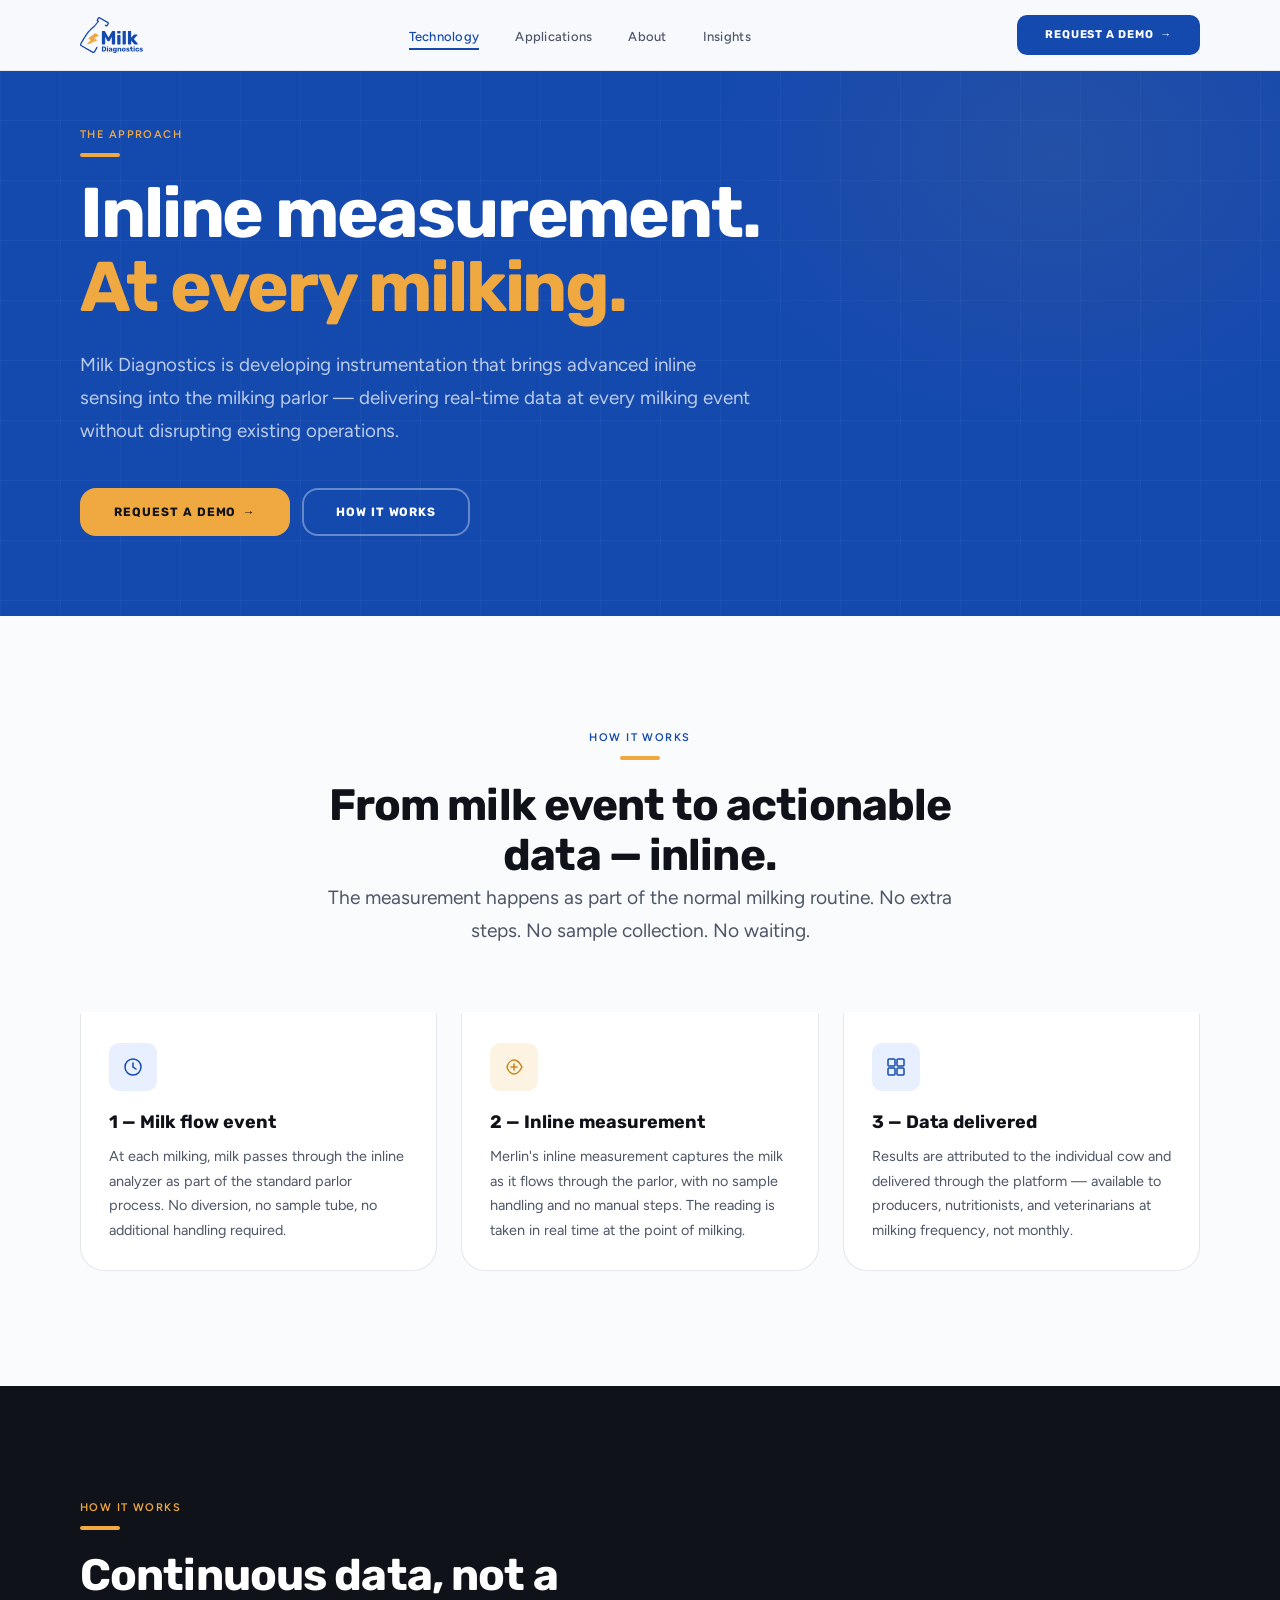
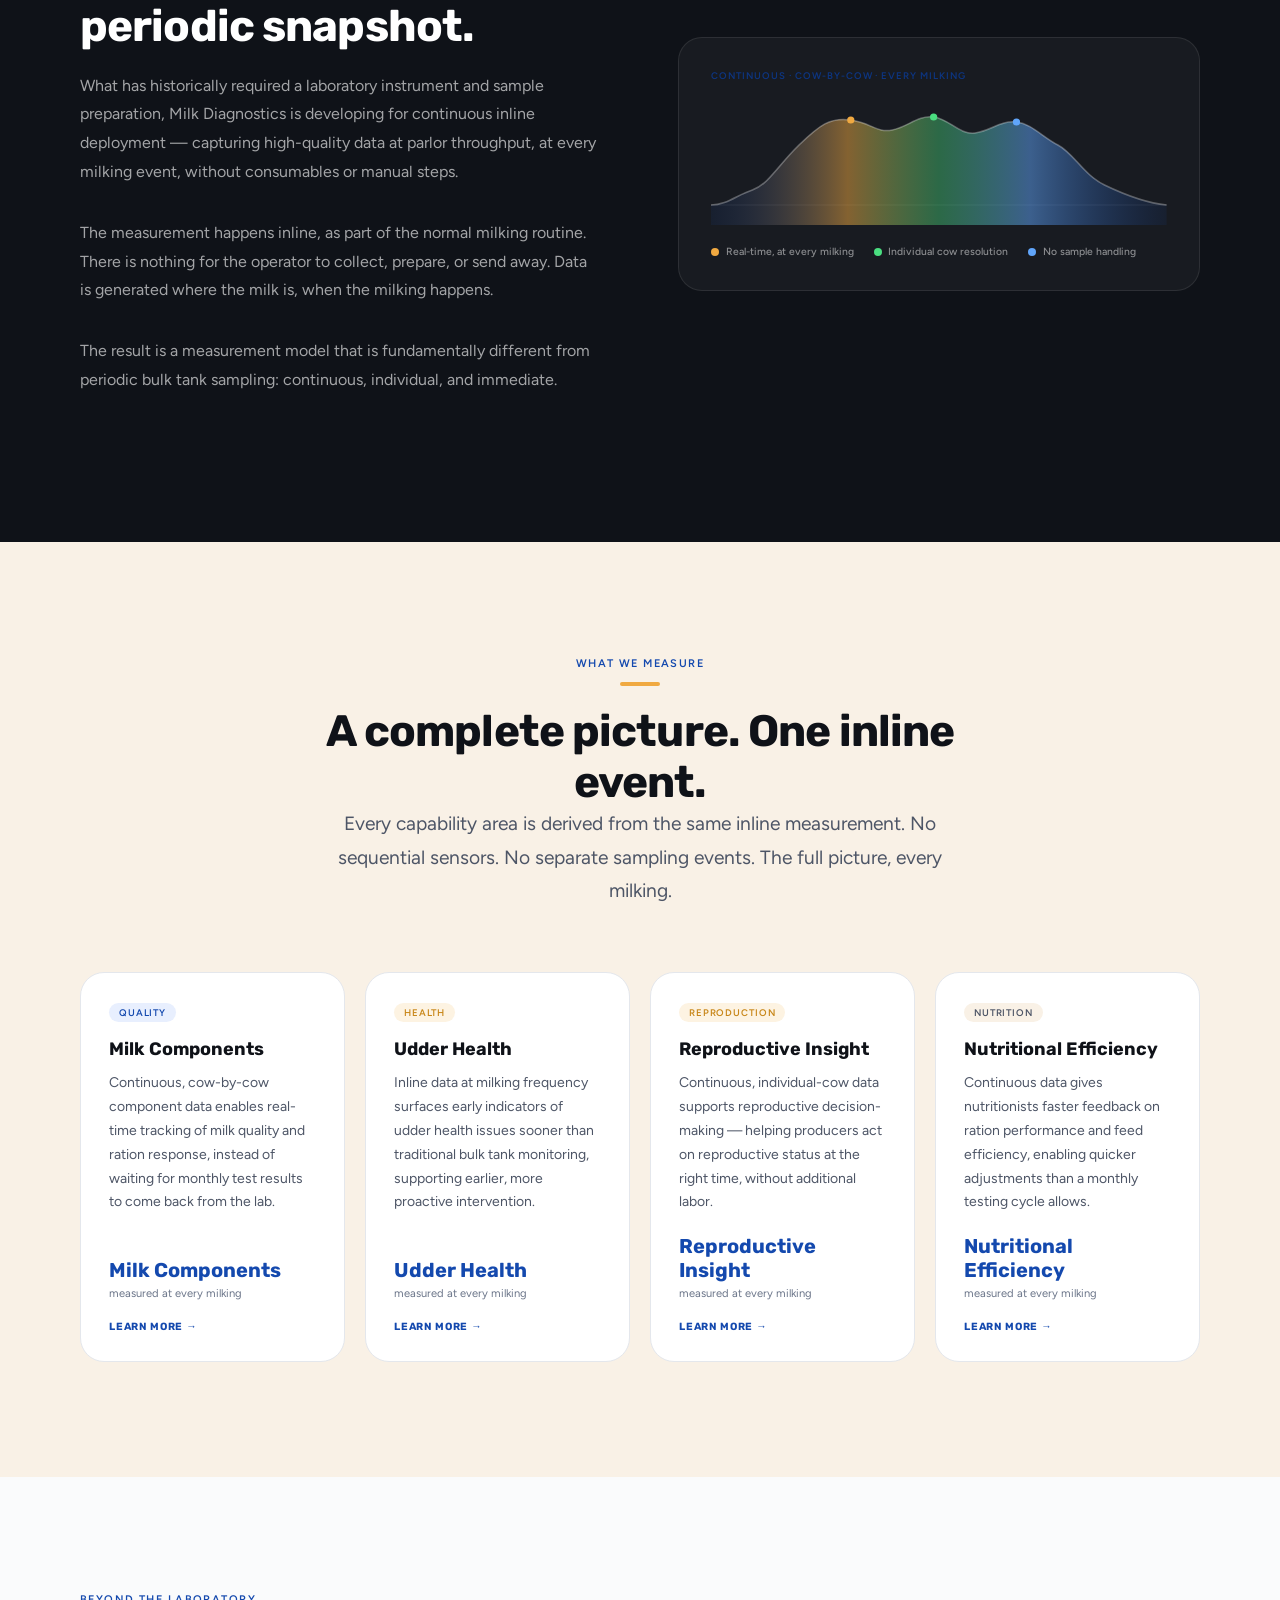
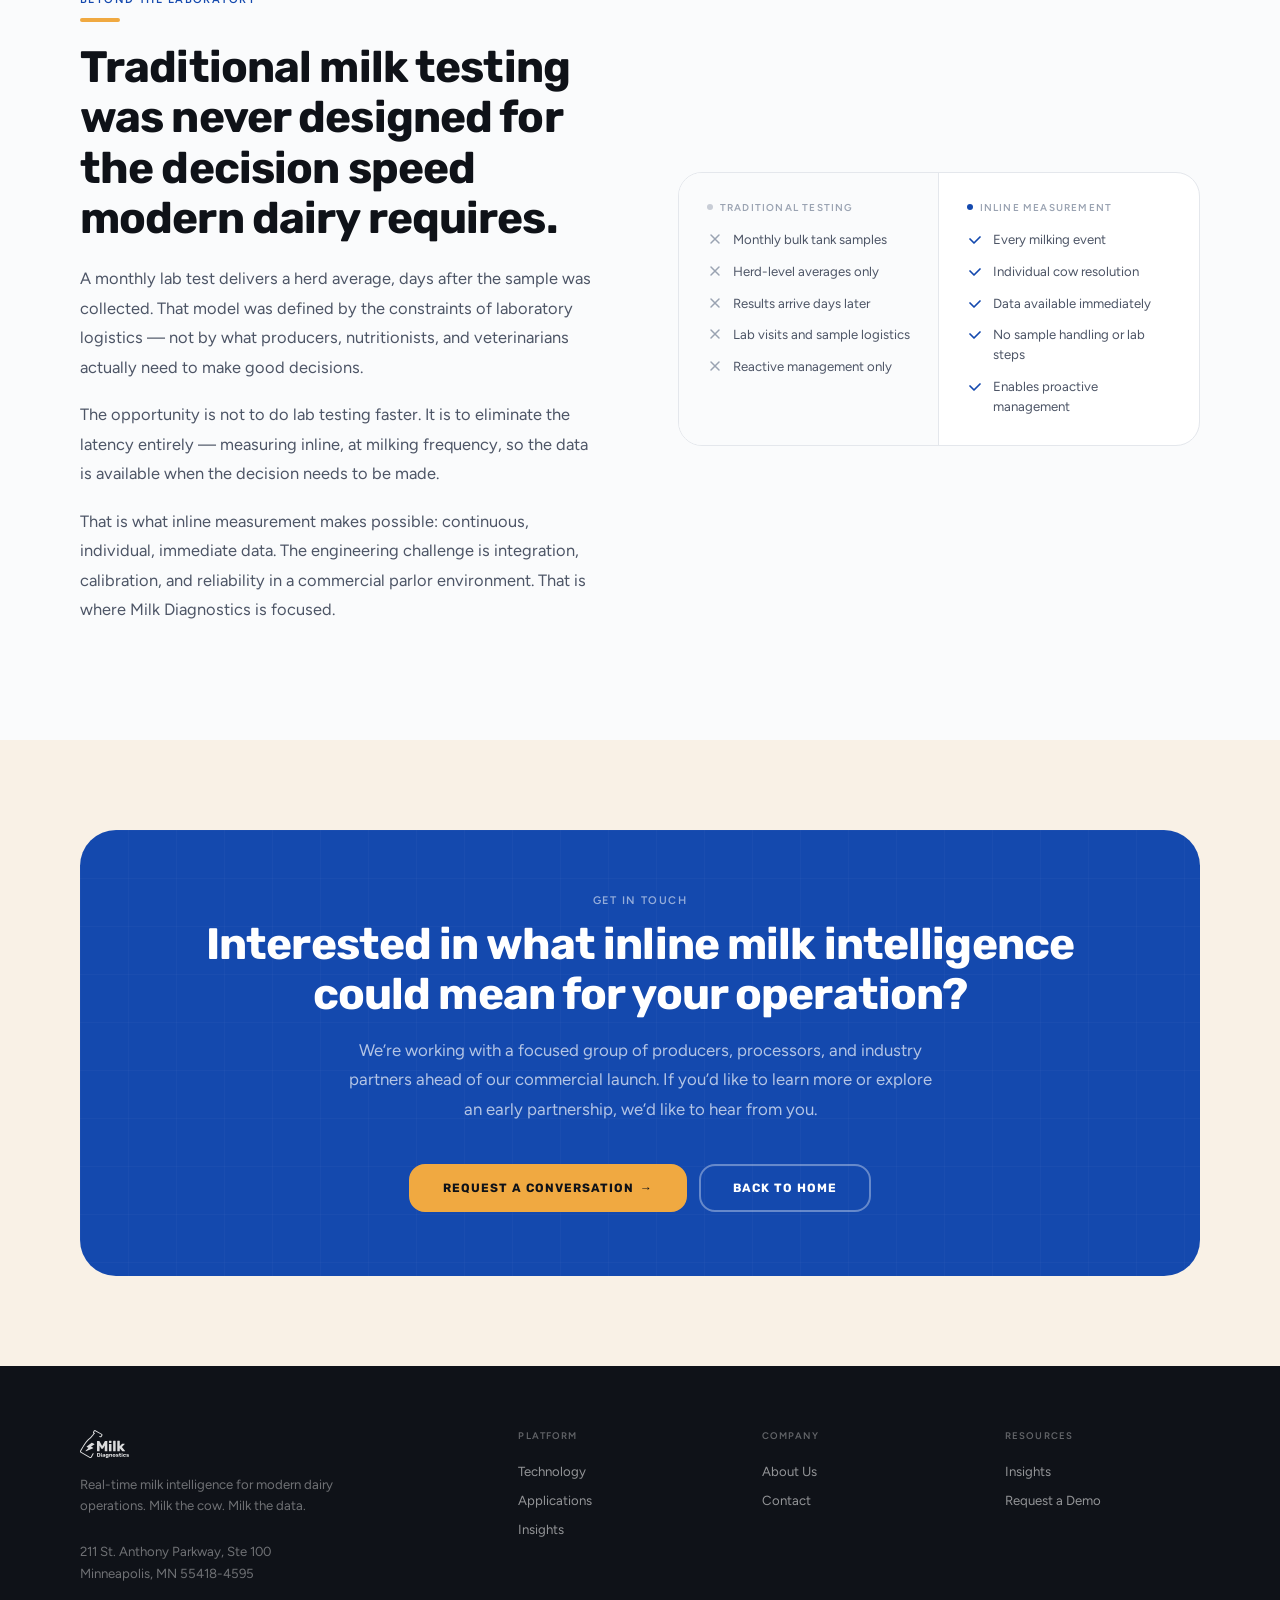
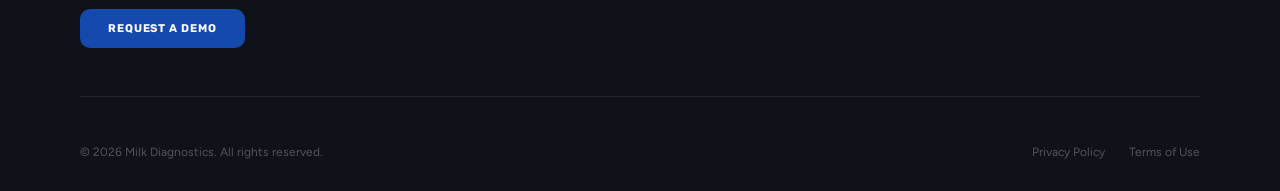
<file: technology.html>
<!DOCTYPE html>
<html lang="en">
<head>
<meta charset="UTF-8">
<meta name="viewport" content="width=device-width, initial-scale=1.0">
<title>Technology — Milk Diagnostics</title>
<meta name="description" content="How Milk Diagnostics delivers real-time milk and herd health data inline at every milking event.">
<link rel="preconnect" href="https://fonts.googleapis.com">
<link rel="preconnect" href="https://fonts.gstatic.com" crossorigin>
<link href="https://fonts.googleapis.com/css2?family=Rubik:wght@700&family=Figtree:wght@400;500;600&display=swap" rel="stylesheet">
<link rel="stylesheet" href="styles.css">
</head>
<body>

<!-- ============================================================
     NAVIGATION
     ============================================================ -->
<nav class="nav" id="nav" role="navigation" aria-label="Main navigation">
  <div class="container">
    <div class="nav-inner">

      <a href="index.html" class="nav-logo" aria-label="Milk Diagnostics home">
        <img src="assets/images/md-logo.svg"
             alt="Milk Diagnostics"
             class="nav-logo-img">
      </a>

      <ul class="nav-links" role="list">
        <li><a href="technology.html" class="nav-link active">Technology</a></li>
        <li><a href="applications.html" class="nav-link">Applications</a></li>
        <li><a href="about.html" class="nav-link">About</a></li>
        <li><a href="insights.html" class="nav-link">Insights</a></li>
      </ul>

      <div class="nav-actions">
        <a href="contact.html" class="btn btn-primary arr">Request a Demo</a>
      </div>

    </div>
  </div>
</nav>


<!-- ============================================================
     HERO
     Uses .hero.hero-contact (padding-based height, same bg/grid).
     Single-column — no data panel on this page.
     ============================================================ -->
<section class="hero hero-contact" aria-labelledby="tech-headline">
  <div class="container">
    <div class="tech-hero-inner">

      <div class="tech-hero-text">
        <span class="eyebrow eyebrow-yellow">The Approach</span>
        <div class="accent-bar"></div>
        <h1 class="hero-headline" id="tech-headline">
          Inline measurement.<br>
          <em>At every milking.</em>
        </h1>
        <p class="hero-sub" style="max-width:680px">
          Milk Diagnostics is developing instrumentation that brings advanced inline sensing into the milking parlor — delivering real-time data at every milking event without disrupting existing operations.
        </p>
        <div class="btn-group">
          <a href="contact.html" class="btn btn-accent btn-lg arr">Request a Demo</a>
          <a href="#how-it-works" class="btn btn-ghost btn-lg">How it works</a>
        </div>
      </div>

    </div>
  </div>
</section>


<!-- ============================================================
     HOW IT WORKS — .section.problem (gray-50 bg)
     ============================================================ -->
<section class="section problem" id="how-it-works" aria-labelledby="how-heading">
  <div class="container">

    <div class="section-header fade-up">
      <span class="eyebrow">How It Works</span>
      <div class="accent-bar accent-bar-center"></div>
      <h2 id="how-heading">From milk event to actionable data — inline.</h2>
      <p class="lead">The measurement happens as part of the normal milking routine. No extra steps. No sample collection. No waiting.</p>
    </div>

    <div class="grid-3 fade-up">

      <div class="feature-card">
        <div class="icon-mark">
          <svg viewBox="0 0 22 22" fill="none" aria-hidden="true">
            <circle cx="11" cy="11" r="8" stroke="currentColor" stroke-width="1.5"/>
            <path d="M11 7v4l3 2" stroke="currentColor" stroke-width="1.5" stroke-linecap="round"/>
          </svg>
        </div>
        <h4>1 — Milk flow event</h4>
        <p>At each milking, milk passes through the inline analyzer as part of the standard parlor process. No diversion, no sample tube, no additional handling required.</p>
      </div>

      <div class="feature-card">
        <div class="icon-mark icon-mark-yellow">
          <svg viewBox="0 0 22 22" fill="none" aria-hidden="true">
            <path d="M4 11 C5 7 8 4 11 4 C14 4 17 7 19 11 C17 15 14 18 11 18 C8 18 5 15 4 11Z" stroke="currentColor" stroke-width="1.5"/>
            <path d="M8 11h6M11 8v6" stroke="currentColor" stroke-width="1.5" stroke-linecap="round"/>
          </svg>
        </div>
        <h4>2 — Inline measurement</h4>
        <p>Merlin's inline measurement captures the milk as it flows through the parlor, with no sample handling and no manual steps. The reading is taken in real time at the point of milking.</p>
      </div>

      <div class="feature-card">
        <div class="icon-mark">
          <svg viewBox="0 0 22 22" fill="none" aria-hidden="true">
            <rect x="3" y="3" width="7" height="7" rx="1" stroke="currentColor" stroke-width="1.5"/>
            <rect x="12" y="3" width="7" height="7" rx="1" stroke="currentColor" stroke-width="1.5"/>
            <rect x="3" y="12" width="7" height="7" rx="1" stroke="currentColor" stroke-width="1.5"/>
            <rect x="12" y="12" width="7" height="7" rx="1" stroke="currentColor" stroke-width="1.5"/>
          </svg>
        </div>
        <h4>3 — Data delivered</h4>
        <p>Results are attributed to the individual cow and delivered through the platform — available to producers, nutritionists, and veterinarians at milking frequency, not monthly.</p>
      </div>

    </div>

  </div>
</section>


<!-- ============================================================
     HOW IT WORKS (continued) — .section.technology (dark bg)
     Reuses .tech-inner two-col layout.
     ============================================================ -->
<section class="section technology" aria-labelledby="why-heading">
  <div class="container">
    <div class="tech-inner">

      <div class="tech-text fade-up">
        <span class="eyebrow eyebrow-yellow">How It Works</span>
        <div class="accent-bar"></div>
        <h2 id="why-heading" style="color:var(--white)">Continuous data, not a periodic snapshot.</h2>
        <p>What has historically required a laboratory instrument and sample preparation, Milk Diagnostics is developing for continuous inline deployment — capturing high-quality data at parlor throughput, at every milking event, without consumables or manual steps.</p>
        <p>The measurement happens inline, as part of the normal milking routine. There is nothing for the operator to collect, prepare, or send away. Data is generated where the milk is, when the milking happens.</p>
        <p>The result is a measurement model that is fundamentally different from periodic bulk tank sampling: continuous, individual, and immediate.</p>
      </div>

      <div class="tech-visual fade-up" aria-hidden="true">
        <div class="tech-vis-label">Continuous · Cow-by-cow · Every Milking</div>
        <svg class="datacurve-full-svg" viewBox="0 0 440 120" preserveAspectRatio="none">
          <defs>
            <linearGradient id="specTech" x1="0" x2="1" y1="0" y2="0">
              <stop offset="0%"   stop-color="#1449AE" stop-opacity="0.1"/>
              <stop offset="30%"  stop-color="#F0A941" stop-opacity="0.5"/>
              <stop offset="50%"  stop-color="#4ade80" stop-opacity="0.4"/>
              <stop offset="70%"  stop-color="#60a5fa" stop-opacity="0.5"/>
              <stop offset="100%" stop-color="#1449AE" stop-opacity="0.1"/>
            </linearGradient>
          </defs>
          <line x1="0" y1="100" x2="440" y2="100" stroke="rgba(255,255,255,0.08)" stroke-width="1"/>
          <path d="M0,100 C15,100 25,90 40,85 C55,80 65,60 85,40 C105,20 115,12 135,15 C155,18 160,28 175,25 C190,22 200,10 215,12 C230,14 240,30 255,28 C270,26 280,15 295,17 C310,19 320,32 335,40 C350,48 360,70 380,80 C400,90 420,98 440,100 L440,120 L0,120 Z"
                fill="url(#specTech)"/>
          <path d="M0,100 C15,100 25,90 40,85 C55,80 65,60 85,40 C105,20 115,12 135,15 C155,18 160,28 175,25 C190,22 200,10 215,12 C230,14 240,30 255,28 C270,26 280,15 295,17 C310,19 320,32 335,40 C350,48 360,70 380,80 C400,90 420,98 440,100"
                fill="none" stroke="rgba(255,255,255,0.3)" stroke-width="1.5"/>
          <circle cx="135" cy="15" r="3.5" fill="#F0A941"/>
          <circle cx="215" cy="12" r="3.5" fill="#4ade80"/>
          <circle cx="295" cy="17" r="3.5" fill="#60a5fa"/>
        </svg>
        <div class="tech-vis-legend">
          <div class="legend-item"><span class="legend-dot" style="background:#F0A941"></span>Real-time, at every milking</div>
          <div class="legend-item"><span class="legend-dot" style="background:#4ade80"></span>Individual cow resolution</div>
          <div class="legend-item"><span class="legend-dot" style="background:#60a5fa"></span>No sample handling</div>
        </div>
      </div>

    </div>
  </div>
</section>


<!-- ============================================================
     WHAT WE MEASURE — .section.applications (cream bg)
     Reuses .app-grid and .app-card from index.html exactly.
     ============================================================ -->
<section class="section applications" aria-labelledby="measure-heading">
  <div class="container">

    <div class="section-header fade-up">
      <span class="eyebrow">What We Measure</span>
      <div class="accent-bar accent-bar-center"></div>
      <h2 id="measure-heading">A complete picture. One inline event.</h2>
      <p class="lead">Every capability area is derived from the same inline measurement. No sequential sensors. No separate sampling events. The full picture, every milking.</p>
    </div>

    <div class="app-grid fade-up">

      <div class="app-card">
        <div class="app-card-tag"><span class="tag tag-blue">Quality</span></div>
        <h4>Milk Components</h4>
        <p>Continuous, cow-by-cow component data enables real-time tracking of milk quality and ration response, instead of waiting for monthly test results to come back from the lab.</p>
        <div class="app-card-stat">Milk Components</div>
        <div class="app-card-stat-label">measured at every milking</div>
        <a href="contact.html" class="app-card-link">Learn more →</a>
      </div>

      <div class="app-card">
        <div class="app-card-tag"><span class="tag tag-yellow">Health</span></div>
        <h4>Udder Health</h4>
        <p>Inline data at milking frequency surfaces early indicators of udder health issues sooner than traditional bulk tank monitoring, supporting earlier, more proactive intervention.</p>
        <div class="app-card-stat">Udder Health</div>
        <div class="app-card-stat-label">measured at every milking</div>
        <a href="contact.html" class="app-card-link">Learn more →</a>
      </div>

      <div class="app-card">
        <div class="app-card-tag"><span class="tag tag-yellow">Reproduction</span></div>
        <h4>Reproductive Insight</h4>
        <p>Continuous, individual-cow data supports reproductive decision-making — helping producers act on reproductive status at the right time, without additional labor.</p>
        <div class="app-card-stat">Reproductive Insight</div>
        <div class="app-card-stat-label">measured at every milking</div>
        <a href="contact.html" class="app-card-link">Learn more →</a>
      </div>

      <div class="app-card">
        <div class="app-card-tag"><span class="tag tag-cream">Nutrition</span></div>
        <h4>Nutritional Efficiency</h4>
        <p>Continuous data gives nutritionists faster feedback on ration performance and feed efficiency, enabling quicker adjustments than a monthly testing cycle allows.</p>
        <div class="app-card-stat">Nutritional Efficiency</div>
        <div class="app-card-stat-label">measured at every milking</div>
        <a href="contact.html" class="app-card-link">Learn more →</a>
      </div>

    </div>

  </div>
</section>


<!-- ============================================================
     BEYOND THE LAB — .section.problem (gray-50 bg)
     Two-col layout reusing .problem-grid / .problem-contrast.
     ============================================================ -->
<section class="section problem" aria-labelledby="beyond-heading">
  <div class="container">
    <div class="problem-grid">

      <div class="problem-text fade-up">
        <span class="eyebrow">Beyond the Laboratory</span>
        <div class="accent-bar"></div>
        <h2 id="beyond-heading">Traditional milk testing was never designed for the decision speed modern dairy requires.</h2>
        <p>A monthly lab test delivers a herd average, days after the sample was collected. That model was defined by the constraints of laboratory logistics — not by what producers, nutritionists, and veterinarians actually need to make good decisions.</p>
        <p>The opportunity is not to do lab testing faster. It is to eliminate the latency entirely — measuring inline, at milking frequency, so the data is available when the decision needs to be made.</p>
        <p>That is what inline measurement makes possible: continuous, individual, immediate data. The engineering challenge is integration, calibration, and reliability in a commercial parlor environment. That is where Milk Diagnostics is focused.</p>
      </div>

      <div class="problem-contrast fade-up">
        <div class="contrast-row">
          <div class="contrast-col">
            <div class="contrast-col-label">
              <span class="contrast-col-label-dot dot-gray" aria-hidden="true"></span>
              Traditional Testing
            </div>
            <div class="contrast-item">
              <svg class="contrast-item-icon x" viewBox="0 0 16 16" fill="none" aria-hidden="true"><path d="M4 4l8 8M12 4l-8 8" stroke="currentColor" stroke-width="1.5" stroke-linecap="round"/></svg>
              Monthly bulk tank samples
            </div>
            <div class="contrast-item">
              <svg class="contrast-item-icon x" viewBox="0 0 16 16" fill="none" aria-hidden="true"><path d="M4 4l8 8M12 4l-8 8" stroke="currentColor" stroke-width="1.5" stroke-linecap="round"/></svg>
              Herd-level averages only
            </div>
            <div class="contrast-item">
              <svg class="contrast-item-icon x" viewBox="0 0 16 16" fill="none" aria-hidden="true"><path d="M4 4l8 8M12 4l-8 8" stroke="currentColor" stroke-width="1.5" stroke-linecap="round"/></svg>
              Results arrive days later
            </div>
            <div class="contrast-item">
              <svg class="contrast-item-icon x" viewBox="0 0 16 16" fill="none" aria-hidden="true"><path d="M4 4l8 8M12 4l-8 8" stroke="currentColor" stroke-width="1.5" stroke-linecap="round"/></svg>
              Lab visits and sample logistics
            </div>
            <div class="contrast-item">
              <svg class="contrast-item-icon x" viewBox="0 0 16 16" fill="none" aria-hidden="true"><path d="M4 4l8 8M12 4l-8 8" stroke="currentColor" stroke-width="1.5" stroke-linecap="round"/></svg>
              Reactive management only
            </div>
          </div>
          <div class="contrast-col">
            <div class="contrast-col-label">
              <span class="contrast-col-label-dot dot-blue" aria-hidden="true"></span>
              Inline Measurement
            </div>
            <div class="contrast-item">
              <svg class="contrast-item-icon check" viewBox="0 0 16 16" fill="none" aria-hidden="true"><path d="M3 8l4 4 6-6" stroke="currentColor" stroke-width="1.75" stroke-linecap="round" stroke-linejoin="round"/></svg>
              Every milking event
            </div>
            <div class="contrast-item">
              <svg class="contrast-item-icon check" viewBox="0 0 16 16" fill="none" aria-hidden="true"><path d="M3 8l4 4 6-6" stroke="currentColor" stroke-width="1.75" stroke-linecap="round" stroke-linejoin="round"/></svg>
              Individual cow resolution
            </div>
            <div class="contrast-item">
              <svg class="contrast-item-icon check" viewBox="0 0 16 16" fill="none" aria-hidden="true"><path d="M3 8l4 4 6-6" stroke="currentColor" stroke-width="1.75" stroke-linecap="round" stroke-linejoin="round"/></svg>
              Data available immediately
            </div>
            <div class="contrast-item">
              <svg class="contrast-item-icon check" viewBox="0 0 16 16" fill="none" aria-hidden="true"><path d="M3 8l4 4 6-6" stroke="currentColor" stroke-width="1.75" stroke-linecap="round" stroke-linejoin="round"/></svg>
              No sample handling or lab steps
            </div>
            <div class="contrast-item">
              <svg class="contrast-item-icon check" viewBox="0 0 16 16" fill="none" aria-hidden="true"><path d="M3 8l4 4 6-6" stroke="currentColor" stroke-width="1.75" stroke-linecap="round" stroke-linejoin="round"/></svg>
              Enables proactive management
            </div>
          </div>
        </div>
      </div>

    </div>
  </div>
</section>


<!-- ============================================================
     CTA — .cta-section / .cta-box (verbatim from index.html)
     ============================================================ -->
<section class="cta-section" aria-labelledby="tech-cta-heading">
  <div class="container">
    <div class="cta-box fade-up">
      <span class="eyebrow eyebrow-muted">Get in Touch</span>
      <h2 id="tech-cta-heading">Interested in what inline milk intelligence could mean for your operation?</h2>
      <p>We&#8217;re working with a focused group of producers, processors, and industry partners ahead of our commercial launch. If you&#8217;d like to learn more or explore an early partnership, we&#8217;d like to hear from you.</p>
      <div class="btn-group" style="justify-content:center">
        <a href="contact.html" class="btn btn-accent btn-lg arr">Request a Conversation</a>
        <a href="index.html"   class="btn btn-ghost  btn-lg">Back to Home</a>
      </div>
    </div>
  </div>
</section>


<!-- ============================================================
     FOOTER — identical to index.html
     ============================================================ -->
<footer class="footer" aria-label="Site footer">
  <div class="container">
    <div class="footer-top">

      <div class="footer-brand">
        <div class="footer-logo">
          <img src="assets/images/md-logo.svg"
               alt="Milk Diagnostics"
               class="footer-logo-img">
        </div>
        <p class="footer-tagline">Real-time milk intelligence for modern dairy operations. Milk the cow. Milk the data.</p>
        <p class="footer-tagline">211 St. Anthony Parkway, Ste 100<br>Minneapolis, MN 55418-4595</p>
        <a href="contact.html" class="btn btn-primary">Request a Demo</a>
      </div>

      <div>
        <div class="footer-col-title">Platform</div>
        <ul class="footer-links" role="list">
          <li><a href="technology.html" class="footer-link">Technology</a></li>
          <li><a href="applications.html" class="footer-link">Applications</a></li>
          <li><a href="insights.html" class="footer-link">Insights</a></li>
        </ul>
      </div>

      <div>
        <div class="footer-col-title">Company</div>
        <ul class="footer-links" role="list">
          <li><a href="about.html" class="footer-link">About Us</a></li>
          <li><a href="contact.html" class="footer-link">Contact</a></li>
        </ul>
      </div>

      <div>
        <div class="footer-col-title">Resources</div>
        <ul class="footer-links" role="list">
          <li><a href="insights.html" class="footer-link">Insights</a></li>
          <li><a href="contact.html" class="footer-link">Request a Demo</a></li>
        </ul>
      </div>

    </div>

    <div class="footer-bottom">
      <p class="footer-copy">© 2026 Milk Diagnostics. All rights reserved.</p>
      <nav class="footer-legal" aria-label="Legal links">
        <a href="privacy.html">Privacy Policy</a>
        <a href="terms.html">Terms of Use</a>
      </nav>
    </div>

  </div>
</footer>

<script src="main.js"></script>
</body>
</html>
</file>
<file: styles.css>
/* ============================================================
   DESIGN TOKENS
   ============================================================ */
:root {
  --blue:        #1449AE;
  --blue-dark:   #0D3580;
  --blue-mid:    #1E55C4;
  --blue-light:  #E8EFFE;
  --blue-dim:    rgba(20,73,174,0.08);
  --yellow:      #F0A941;
  --yellow-dark: #C8871A;
  --yellow-light:#FDF3E2;
  --cream:       #F9F1E6;
  --cream-dark:  #EFE3CC;
  --white:       #FFFFFF;
  --gray-900:    #0F1218;
  --gray-800:    #1E2229;
  --gray-700:    #353C47;
  --gray-600:    #4D5566;
  --gray-500:    #6B7589;
  --gray-400:    #9AA3B2;
  --gray-300:    #C8CDD6;
  --gray-200:    #E4E7EC;
  --gray-100:    #F4F5F7;
  --gray-50:     #FAFBFC;

  --font-display: 'Rubik', sans-serif;
  --font-body:    'Figtree', sans-serif;

  --radius-sm:  6px;
  --radius-md:  10px;
  --radius-lg:  16px;
  --radius-xl:  24px;
  --radius-2xl: 36px;
  --radius-pill:9999px;

  --shadow-sm: 0 1px 4px rgba(0,0,0,0.06);
  --shadow-md: 0 4px 16px rgba(0,0,0,0.08), 0 1px 4px rgba(0,0,0,0.04);
  --shadow-lg: 0 8px 32px rgba(0,0,0,0.10);
  --shadow-blue: 0 8px 32px rgba(20,73,174,0.22);

  --gutter: clamp(1.25rem, 5vw, 2.5rem);
  --max-w:  1200px;

  --ease-spring: cubic-bezier(0.34,1.56,0.64,1);
}

/* ============================================================
   RESET
   ============================================================ */
*, *::before, *::after { box-sizing: border-box; margin: 0; padding: 0; }
html { scroll-behavior: smooth; font-size: 16px; }
body {
  font-family: var(--font-body);
  color: var(--gray-800);
  background: var(--white);
  -webkit-font-smoothing: antialiased;
  overflow-x: hidden;
}
img { display: block; max-width: 100%; }
a { color: inherit; text-decoration: none; }
ul { list-style: none; }
button { cursor: pointer; border: none; background: none; font: inherit; }

/* ============================================================
   UTILITIES
   ============================================================ */
.container {
  width: 100%;
  max-width: var(--max-w);
  margin: 0 auto;
  padding: 0 var(--gutter);
}
.sr-only {
  position: absolute; width: 1px; height: 1px;
  padding: 0; margin: -1px; overflow: hidden;
  clip: rect(0,0,0,0); white-space: nowrap; border: 0;
}

/* eyebrow */
.eyebrow {
  font-family: var(--font-body);
  font-weight: 600;
  font-size: 0.6875rem;
  letter-spacing: 0.13em;
  text-transform: uppercase;
  color: var(--blue);
  display: block;
  margin-bottom: 0.75rem;
}
.eyebrow-yellow { color: var(--yellow); }
.eyebrow-muted  { color: rgba(255,255,255,0.55); }

/* accent bar */
.accent-bar {
  display: block;
  width: 40px; height: 4px;
  background: var(--yellow);
  border-radius: var(--radius-pill);
  margin: 0.75rem 0 1.25rem;
}
.accent-bar-center { margin: 0.75rem auto 1.25rem; }

/* section rhythm */
.section { padding: clamp(5rem,9vw,8rem) 0; }
.section-sm { padding: clamp(3.5rem,6vw,5rem) 0; }

.section-header {
  max-width: 660px;
  margin: 0 auto clamp(3rem,5vw,4.5rem);
  text-align: center;
}

/* headings */
h1, .h1 {
  font-family: var(--font-display);
  font-weight: 700;
  font-size: clamp(2.5rem,6vw,4rem);
  line-height: 1.1;
  letter-spacing: -0.025em;
  color: var(--gray-900);
}
h2, .h2 {
  font-family: var(--font-display);
  font-weight: 700;
  font-size: clamp(1.875rem,4vw,2.75rem);
  line-height: 1.15;
  letter-spacing: -0.02em;
  color: var(--gray-900);
}
h3, .h3 {
  font-family: var(--font-display);
  font-weight: 700;
  font-size: clamp(1.25rem,2.5vw,1.625rem);
  line-height: 1.25;
  color: var(--gray-900);
}
h4, .h4 {
  font-family: var(--font-display);
  font-weight: 700;
  font-size: 1.125rem;
  line-height: 1.3;
  color: var(--gray-900);
}

.text-white, .text-white h1, .text-white h2,
.text-white h3, .text-white h4 { color: var(--white); }

.lead {
  font-size: clamp(1.05rem,2vw,1.2rem);
  line-height: 1.75;
  color: var(--gray-600);
}

/* tags */
.tag {
  display: inline-flex;
  font-family: var(--font-body);
  font-weight: 600;
  font-size: 0.6rem;
  letter-spacing: 0.09em;
  text-transform: uppercase;
  padding: 4px 10px;
  border-radius: var(--radius-pill);
}
.tag-blue   { background: var(--blue-light); color: var(--blue); }
.tag-yellow { background: var(--yellow-light); color: var(--yellow-dark); }
.tag-cream  { background: var(--cream); color: var(--gray-600); }

/* buttons */
.btn {
  display: inline-flex;
  align-items: center;
  gap: 0.4rem;
  font-family: var(--font-display);
  font-weight: 700;
  font-size: 0.7rem;
  letter-spacing: 0.08em;
  text-transform: uppercase;
  padding: 0.75rem 1.625rem;
  border-radius: var(--radius-md);
  border: 2px solid transparent;
  transition: background 0.2s, border-color 0.2s, color 0.2s, transform 0.15s, box-shadow 0.2s;
  white-space: nowrap;
  cursor: pointer;
  line-height: 1;
}
.btn:hover { transform: translateY(-1px); }
.btn:active { transform: none; }

.btn-primary {
  background: var(--blue);
  border-color: var(--blue);
  color: var(--white);
}
.btn-primary:hover {
  background: var(--blue-dark);
  border-color: var(--blue-dark);
  box-shadow: var(--shadow-blue);
}
.btn-secondary {
  background: transparent;
  border-color: var(--blue);
  color: var(--blue);
}
.btn-secondary:hover { background: var(--blue-light); }

.btn-ghost {
  background: transparent;
  border-color: rgba(255,255,255,0.35);
  color: var(--white);
}
.btn-ghost:hover { background: rgba(255,255,255,0.1); border-color: rgba(255,255,255,0.65); }

.btn-accent {
  background: var(--yellow);
  border-color: var(--yellow);
  color: var(--gray-900);
}
.btn-accent:hover { background: var(--yellow-dark); border-color: var(--yellow-dark); }

.btn-lg {
  font-size: 0.75rem;
  padding: 1rem 2rem;
  border-radius: var(--radius-lg);
}

.btn-group {
  display: flex;
  flex-wrap: wrap;
  gap: 0.75rem;
  align-items: center;
}

/* arrow suffix */
.arr::after {
  content: '→';
  font-size: 1em;
  transition: transform 0.15s;
}
.btn:hover .arr::after,
.arr:hover::after { transform: translateX(3px); }

/* cards */
.card {
  background: var(--white);
  border: 1px solid var(--gray-200);
  border-radius: var(--radius-xl);
  padding: 2rem;
  transition: box-shadow 0.25s, transform 0.25s;
}
.card:hover { box-shadow: var(--shadow-md); transform: translateY(-2px); }

/* icon mark */
.icon-mark {
  width: 48px; height: 48px;
  display: flex; align-items: center; justify-content: center;
  border-radius: var(--radius-md);
  background: var(--blue-light);
  margin-bottom: 1.25rem;
  flex-shrink: 0;
}
.icon-mark svg { width: 22px; height: 22px; color: var(--blue); }
.icon-mark-yellow { background: var(--yellow-light); }
.icon-mark-yellow svg { color: var(--yellow-dark); }

/* grid helpers */
.grid-3 { display: grid; grid-template-columns: repeat(3, 1fr); gap: 1.5rem; }
.grid-4 { display: grid; grid-template-columns: repeat(4, 1fr); gap: 1.5rem; }
.grid-2 { display: grid; grid-template-columns: repeat(2, 1fr); gap: 2rem; }

/* fade-in animation */
.fade-up {
  opacity: 0;
  transform: translateY(24px);
  transition: opacity 0.6s ease, transform 0.6s ease;
}
.fade-up.visible { opacity: 1; transform: none; }
.fade-up:nth-child(2) { transition-delay: 0.08s; }
.fade-up:nth-child(3) { transition-delay: 0.16s; }
.fade-up:nth-child(4) { transition-delay: 0.24s; }
.fade-up:nth-child(5) { transition-delay: 0.32s; }

/* ============================================================
   NAVIGATION
   ============================================================ */
.nav {
  position: fixed;
  top: 0; left: 0; right: 0;
  z-index: 200;
  background: rgba(255,255,255,0.97);
  backdrop-filter: blur(12px);
  -webkit-backdrop-filter: blur(12px);
  border-bottom: 1px solid var(--gray-200);
  transition: box-shadow 0.25s;
}
.nav.scrolled { box-shadow: var(--shadow-sm); }

.nav-inner {
  display: flex;
  align-items: center;
  justify-content: space-between;
  height: 70px;
  gap: 2rem;
}

/* Logo mark text (replace with <img> for real logo) */
.nav-logo {
  display: flex;
  align-items: center;
  gap: 0.5rem;
  flex-shrink: 0;
}

/* Full logo lockup — SVG contains both mark and wordmark */
.nav-logo-img {
  height: 36px;
  width: auto;
  display: block;
}

.nav-logo-mark { display: none; }
.nav-logo-mark svg { width: 18px; height: 18px; color: var(--white); }
.nav-logo-text {
  font-family: var(--font-display);
  font-weight: 700;
  font-size: 0.9rem;
  color: var(--gray-900);
  letter-spacing: -0.01em;
  display: none;
}

.nav-links {
  display: flex;
  align-items: center;
  gap: 2.25rem;
}
.nav-link {
  font-family: var(--font-body);
  font-weight: 500;
  font-size: 0.8125rem;
  color: var(--gray-600);
  letter-spacing: 0.02em;
  padding: 0.25rem 0;
  border-bottom: 2px solid transparent;
  transition: color 0.15s, border-color 0.15s;
}
.nav-link:hover, .nav-link.active {
  color: var(--blue);
  border-bottom-color: var(--blue);
}

.nav-actions { display: flex; align-items: center; gap: 0.75rem; flex-shrink: 0; }

/* ============================================================
   HERO
   ============================================================ */
.hero {
  min-height: 100vh;
  background: var(--blue);
  display: flex;
  align-items: center;
  padding: 7rem 0 5rem;
  position: relative;
  overflow: hidden;
}

/* Decorative grid overlay */
.hero::before {
  content: '';
  position: absolute;
  inset: 0;
  background-image:
    linear-gradient(rgba(255,255,255,0.03) 1px, transparent 1px),
    linear-gradient(90deg, rgba(255,255,255,0.03) 1px, transparent 1px);
  background-size: 60px 60px;
  pointer-events: none;
}

/* Decorative glow blob */
.hero::after {
  content: '';
  position: absolute;
  top: -20%;
  right: -10%;
  width: 55%;
  height: 90%;
  background: radial-gradient(ellipse at center, rgba(240,169,65,0.07) 0%, transparent 70%);
  pointer-events: none;
}

.hero-inner {
  display: grid;
  grid-template-columns: 1fr 1fr;
  gap: clamp(3rem,5vw,5rem);
  align-items: center;
  position: relative;
  z-index: 1;
}

.hero-eyebrow {
  display: inline-flex;
  align-items: center;
  gap: 0.5rem;
  background: rgba(255,255,255,0.1);
  border: 1px solid rgba(255,255,255,0.15);
  border-radius: var(--radius-pill);
  padding: 0.35rem 0.875rem;
  font-family: var(--font-body);
  font-weight: 600;
  font-size: 0.65rem;
  letter-spacing: 0.1em;
  text-transform: uppercase;
  color: var(--yellow);
  margin-bottom: 1.5rem;
}
.hero-eyebrow-dot {
  width: 6px; height: 6px;
  background: var(--yellow);
  border-radius: 50%;
}

.hero-headline {
  font-family: var(--font-display);
  font-weight: 700;
  font-size: clamp(2.75rem,5.5vw,4.5rem);
  line-height: 1.05;
  letter-spacing: -0.03em;
  color: var(--white);
  margin-bottom: 1.5rem;
}
.hero-headline em {
  font-style: normal;
  color: var(--yellow);
}

.hero-sub {
  font-size: clamp(1rem,1.8vw,1.175rem);
  line-height: 1.75;
  color: rgba(255,255,255,0.72);
  max-width: 520px;
  margin-bottom: 2.5rem;
}

/* Hero data visualization panel */
.hero-panel {
  background: rgba(255,255,255,0.06);
  border: 1px solid rgba(255,255,255,0.12);
  border-radius: var(--radius-xl);
  padding: 1.75rem;
  position: relative;
}

.hero-panel-label {
  font-family: var(--font-body);
  font-weight: 600;
  font-size: 0.625rem;
  letter-spacing: 0.12em;
  text-transform: uppercase;
  color: rgba(255,255,255,0.45);
  margin-bottom: 1.25rem;
  display: flex;
  align-items: center;
  gap: 0.5rem;
}
.hero-panel-label-dot {
  width: 6px; height: 6px;
  background: var(--yellow);
  border-radius: 50%;
  animation: pulse 2s infinite;
}
@keyframes pulse {
  0%, 100% { opacity: 1; transform: scale(1); }
  50% { opacity: 0.5; transform: scale(0.85); }
}

.hero-metrics {
  display: grid;
  grid-template-columns: 1fr 1fr 1fr;
  gap: 0.875rem;
  margin-bottom: 1.25rem;
}

.hero-metric {
  background: rgba(255,255,255,0.07);
  border: 1px solid rgba(255,255,255,0.09);
  border-radius: var(--radius-md);
  padding: 1rem 0.875rem;
}
.hero-metric-name {
  font-size: 0.6rem;
  font-weight: 600;
  letter-spacing: 0.08em;
  text-transform: uppercase;
  color: rgba(255,255,255,0.45);
  margin-bottom: 0.35rem;
}
.hero-metric-val {
  font-family: var(--font-display);
  font-weight: 700;
  font-size: 1.25rem;
  color: var(--white);
  line-height: 1;
}
.hero-metric-unit {
  font-size: 0.65rem;
  color: rgba(255,255,255,0.45);
  margin-top: 0.2rem;
}
.hero-metric-trend {
  display: inline-flex;
  align-items: center;
  gap: 0.2rem;
  font-size: 0.6rem;
  font-weight: 600;
  color: #4ade80;
  background: rgba(74,222,128,0.12);
  padding: 2px 5px;
  border-radius: 3px;
  margin-top: 0.3rem;
}
.hero-metric-trend.warn { color: var(--yellow); background: rgba(240,169,65,0.15); }

/* Inline sparkline SVG bars */
.sparkline {
  display: flex;
  align-items: flex-end;
  gap: 2px;
  height: 28px;
  margin-top: 0.75rem;
}
.sparkline-bar {
  flex: 1;
  background: rgba(255,255,255,0.15);
  border-radius: 2px 2px 0 0;
  transition: background 0.2s;
}
.sparkline-bar.hi { background: rgba(240,169,65,0.6); }
.sparkline-bar.active { background: rgba(255,255,255,0.55); }

.hero-panel-footer {
  display: flex;
  align-items: center;
  justify-content: space-between;
  padding-top: 1rem;
  border-top: 1px solid rgba(255,255,255,0.08);
  font-size: 0.675rem;
  color: rgba(255,255,255,0.4);
  font-weight: 500;
  letter-spacing: 0.04em;
}

/* ============================================================
   CREDENTIAL STRIP
   ============================================================ */
.strip {
  background: var(--gray-900);
  padding: 1.375rem 0;
}
.strip-inner {
  display: flex;
  align-items: center;
  gap: 0;
}
.strip-label {
  font-size: 0.625rem;
  font-weight: 600;
  letter-spacing: 0.12em;
  text-transform: uppercase;
  color: rgba(255,255,255,0.35);
  white-space: nowrap;
  padding-right: 2rem;
  border-right: 1px solid rgba(255,255,255,0.1);
  margin-right: 2rem;
  flex-shrink: 0;
}
.strip-items {
  display: flex;
  align-items: center;
  gap: 0;
  flex: 1;
  overflow: hidden;
}
.strip-item {
  display: flex;
  align-items: center;
  gap: 0.5rem;
  font-family: var(--font-body);
  font-weight: 500;
  font-size: 0.75rem;
  color: rgba(255,255,255,0.7);
  padding: 0 2rem;
  border-right: 1px solid rgba(255,255,255,0.08);
  white-space: nowrap;
}
.strip-item:first-child { padding-left: 0; }
.strip-item:last-child { border-right: none; }
.strip-dot {
  width: 6px; height: 6px;
  background: var(--yellow);
  border-radius: 50%;
  flex-shrink: 0;
}

/* ============================================================
   PROBLEM SECTION
   ============================================================ */
.problem { background: var(--gray-50); }

.problem-grid {
  display: grid;
  grid-template-columns: 1fr 1fr;
  gap: clamp(3rem,6vw,6rem);
  align-items: center;
}

.problem-text h2 { margin-bottom: 1.25rem; }
.problem-text p {
  font-size: 1.025rem;
  line-height: 1.8;
  color: var(--gray-600);
  margin-bottom: 1.125rem;
}
.problem-text p:last-child { margin-bottom: 0; }

.problem-contrast {
  background: var(--white);
  border: 1px solid var(--gray-200);
  border-radius: var(--radius-xl);
  overflow: hidden;
}
.contrast-row {
  display: grid;
  grid-template-columns: 1fr 1fr;
}
.contrast-col {
  padding: 1.75rem;
}
.contrast-col:first-child {
  border-right: 1px solid var(--gray-200);
  background: var(--gray-50);
}
.contrast-col-label {
  font-size: 0.625rem;
  font-weight: 600;
  letter-spacing: 0.12em;
  text-transform: uppercase;
  color: var(--gray-400);
  margin-bottom: 1rem;
  display: flex;
  align-items: center;
  gap: 0.4rem;
}
.contrast-col-label-dot {
  width: 6px; height: 6px;
  border-radius: 50%;
}
.dot-gray { background: var(--gray-300); }
.dot-blue { background: var(--blue); }

.contrast-item {
  display: flex;
  align-items: flex-start;
  gap: 0.6rem;
  margin-bottom: 0.75rem;
  font-size: 0.825rem;
  color: var(--gray-600);
  line-height: 1.5;
}
.contrast-item:last-child { margin-bottom: 0; }
.contrast-item-icon {
  width: 16px; height: 16px;
  flex-shrink: 0;
  margin-top: 1px;
}
.contrast-item-icon.x { color: var(--gray-400); }
.contrast-item-icon.check { color: var(--blue); }

.contrast-divider {
  height: 1px;
  background: var(--gray-200);
}

/* ============================================================
   PRODUCT INTRO
   ============================================================ */
.product { background: var(--white); }

.product-intro {
  display: grid;
  grid-template-columns: 1fr 1fr;
  gap: clamp(3rem,6vw,6rem);
  align-items: center;
  margin-bottom: clamp(3.5rem,6vw,5rem);
}

.product-intro-text h2 { margin-bottom: 1.25rem; }
.product-intro-text p {
  font-size: 1.025rem;
  line-height: 1.8;
  color: var(--gray-600);
  margin-bottom: 1.125rem;
}

/* Device mockup */
.device-wrap {
  background: var(--blue);
  border-radius: var(--radius-xl);
  padding: 2rem;
  aspect-ratio: 4/3;
  display: flex;
  flex-direction: column;
  justify-content: space-between;
  position: relative;
  overflow: hidden;
}
.device-wrap::before {
  content: '';
  position: absolute; inset: 0;
  background-image:
    linear-gradient(rgba(255,255,255,0.025) 1px, transparent 1px),
    linear-gradient(90deg, rgba(255,255,255,0.025) 1px, transparent 1px);
  background-size: 40px 40px;
}
.device-header {
  display: flex;
  align-items: center;
  justify-content: space-between;
  position: relative; z-index: 1;
}
.device-title {
  font-family: var(--font-display);
  font-weight: 700;
  font-size: 0.75rem;
  color: rgba(255,255,255,0.85);
  letter-spacing: 0.05em;
  text-transform: uppercase;
}
.device-status {
  display: flex;
  align-items: center;
  gap: 0.35rem;
  font-size: 0.6rem;
  font-weight: 600;
  letter-spacing: 0.08em;
  color: #4ade80;
  text-transform: uppercase;
}
.device-status-dot {
  width: 6px; height: 6px;
  background: #4ade80;
  border-radius: 50%;
  animation: pulse 2s infinite;
}

.device-readout {
  position: relative; z-index: 1;
  margin: 0.5rem 0;
}
.datacurve-svg { width: 100%; height: 70px; }

.device-readings {
  display: grid;
  grid-template-columns: repeat(3, 1fr);
  gap: 0.5rem;
  position: relative; z-index: 1;
}
.device-reading {
  background: rgba(255,255,255,0.09);
  border: 1px solid rgba(255,255,255,0.1);
  border-radius: var(--radius-sm);
  padding: 0.625rem 0.75rem;
}
.device-reading-label {
  font-size: 0.55rem;
  font-weight: 600;
  letter-spacing: 0.1em;
  text-transform: uppercase;
  color: rgba(255,255,255,0.4);
  margin-bottom: 0.25rem;
}
.device-reading-val {
  font-family: var(--font-display);
  font-weight: 700;
  font-size: 1.1rem;
  color: var(--white);
  line-height: 1;
}
.device-reading-unit {
  font-size: 0.575rem;
  color: rgba(255,255,255,0.4);
  margin-top: 0.15rem;
}

/* 3-col feature cards below product intro */
.product-features { }
.feature-card {
  background: var(--white);
  border: 1px solid var(--gray-200);
  border-top: 3px solid transparent;
  border-radius: 0 0 var(--radius-xl) var(--radius-xl);
  padding: 1.75rem;
  transition: border-top-color 0.2s, box-shadow 0.2s, transform 0.2s;
}
.feature-card:hover {
  border-top-color: var(--blue);
  box-shadow: var(--shadow-md);
  transform: translateY(-2px);
}
.feature-card h4 { margin: 1rem 0 0.6rem; }
.feature-card p {
  font-size: 0.9rem;
  line-height: 1.7;
  color: var(--gray-600);
}

/* ============================================================
   APPLICATIONS
   ============================================================ */
.applications { background: var(--cream); }

.app-grid { display: grid; grid-template-columns: repeat(4, 1fr); gap: 1.25rem; }

.app-card {
  background: var(--white);
  border: 1.5px solid var(--gray-200);
  border-radius: var(--radius-xl);
  padding: 1.75rem;
  transition: border-color 0.2s, box-shadow 0.2s, transform 0.2s;
  display: flex;
  flex-direction: column;
}
.app-card:hover {
  border-color: var(--blue);
  box-shadow: var(--shadow-md);
  transform: translateY(-2px);
}
.app-card-tag { margin-bottom: 1rem; }
.app-card h4 { margin-bottom: 0.625rem; }
.app-card p {
  font-size: 0.875rem;
  line-height: 1.7;
  color: var(--gray-600);
  flex: 1;
  margin-bottom: 1.25rem;
}
.app-card-stat {
  font-family: var(--font-display);
  font-weight: 700;
  font-size: 1.25rem;
  color: var(--blue);
  line-height: 1.2;
  margin-bottom: 0.25rem;
}
.app-card-stat-label {
  font-size: 0.7rem;
  color: var(--gray-500);
  margin-bottom: 1.25rem;
}
.app-card-link {
  font-family: var(--font-display);
  font-weight: 700;
  font-size: 0.65rem;
  letter-spacing: 0.08em;
  text-transform: uppercase;
  color: var(--blue);
  display: flex;
  align-items: center;
  gap: 0.3rem;
  transition: gap 0.15s;
}
.app-card:hover .app-card-link { gap: 0.55rem; }

/* ============================================================
   ROI SECTION
   ============================================================ */
.roi { background: var(--blue); }

.roi-inner {
  display: grid;
  grid-template-columns: 1fr 1fr;
  gap: clamp(3rem,6vw,6rem);
  align-items: start;
}

.roi-text h2 { color: var(--white); margin-bottom: 1.25rem; }
.roi-text h2 em { font-style: normal; color: var(--yellow); }
.roi-text p {
  font-size: 1rem;
  line-height: 1.8;
  color: rgba(255,255,255,0.68);
  margin-bottom: 2rem;
}

.roi-table-wrap {
  background: rgba(255,255,255,0.06);
  border: 1px solid rgba(255,255,255,0.12);
  border-radius: var(--radius-xl);
  overflow: hidden;
}
.roi-table {
  width: 100%;
  border-collapse: collapse;
  font-size: 0.8375rem;
}
.roi-table th {
  font-family: var(--font-body);
  font-weight: 600;
  font-size: 0.575rem;
  letter-spacing: 0.12em;
  text-transform: uppercase;
  color: rgba(255,255,255,0.35);
  padding: 0.875rem 1.25rem;
  text-align: left;
  border-bottom: 1px solid rgba(255,255,255,0.1);
}
.roi-table th:not(:first-child) { text-align: right; }
.roi-table td {
  padding: 0.75rem 1.25rem;
  color: rgba(255,255,255,0.78);
  border-bottom: 1px solid rgba(255,255,255,0.06);
  font-size: 0.825rem;
}
.roi-table td:not(:first-child) { text-align: right; }
.roi-table tbody tr:last-child td { border-bottom: none; }
.roi-table .row-total {
  background: rgba(255,255,255,0.07);
  border-top: 1px solid rgba(255,255,255,0.12) !important;
}
.roi-table .row-total td {
  font-family: var(--font-display);
  font-weight: 700;
  font-size: 0.9rem;
  color: var(--yellow);
  border-bottom: none;
  padding: 1rem 1.25rem;
}
.roi-table .row-cost td { color: rgba(255,255,255,0.45); font-size: 0.775rem; }
.roi-table .row-sub td {
  font-family: var(--font-display);
  font-weight: 700;
  font-size: 0.85rem;
  color: var(--white);
  border-top: 1px solid rgba(255,255,255,0.1);
  border-bottom: 1px solid rgba(255,255,255,0.1);
}

/* ============================================================
   AUDIENCE SECTION
   ============================================================ */
.audience { background: var(--white); }

.audience-grid {
  display: grid;
  grid-template-columns: repeat(2, 1fr);
  gap: 1.25rem;
}

.audience-card {
  background: var(--gray-50);
  border: 1px solid var(--gray-200);
  border-radius: var(--radius-xl);
  padding: 2rem;
  transition: border-color 0.2s, background 0.2s, box-shadow 0.2s;
}
.audience-card:hover {
  border-color: var(--blue);
  background: var(--blue-light);
  box-shadow: var(--shadow-sm);
}
.audience-card-role {
  font-family: var(--font-body);
  font-weight: 600;
  font-size: 0.6rem;
  letter-spacing: 0.12em;
  text-transform: uppercase;
  color: var(--blue);
  margin-bottom: 0.75rem;
}
.audience-card h4 { margin-bottom: 0.75rem; }
.audience-card p {
  font-size: 0.9rem;
  line-height: 1.7;
  color: var(--gray-600);
  margin-bottom: 1rem;
}
.audience-card-benefit {
  display: flex;
  align-items: center;
  gap: 0.5rem;
  font-size: 0.775rem;
  font-weight: 600;
  color: var(--blue);
  padding: 0.5rem 0.875rem;
  background: rgba(20,73,174,0.07);
  border-radius: var(--radius-pill);
  width: fit-content;
  margin-bottom: 1rem;
}
.audience-card-link {
  font-family: var(--font-display);
  font-weight: 700;
  font-size: 0.625rem;
  letter-spacing: 0.08em;
  text-transform: uppercase;
  color: var(--blue);
  display: flex;
  align-items: center;
  gap: 0.3rem;
  transition: gap 0.15s;
}
.audience-card:hover .audience-card-link { gap: 0.55rem; }

/* ============================================================
   TECHNOLOGY SNIPPET
   ============================================================ */
.technology { background: var(--gray-900); }

.tech-inner {
  display: grid;
  grid-template-columns: 1fr 1fr;
  gap: clamp(3rem,6vw,6rem);
  align-items: center;
}

.tech-text .eyebrow { color: var(--yellow); }
.tech-text h2 { color: var(--white); margin-bottom: 1.25rem; }
.tech-text p {
  font-size: 1rem;
  line-height: 1.8;
  color: rgba(255,255,255,0.62);
  margin-bottom: 2rem;
}

.tech-visual {
  background: rgba(255,255,255,0.04);
  border: 1px solid rgba(255,255,255,0.09);
  border-radius: var(--radius-xl);
  padding: 2rem;
}
.tech-vis-label {
  font-size: 0.6rem;
  font-weight: 600;
  letter-spacing: 0.1em;
  text-transform: uppercase;
  color: rgba(255,255,255,0.3);
  margin-bottom: 1.5rem;
}
.datacurve-full-svg { width: 100%; height: 120px; }
.tech-vis-legend {
  display: flex;
  gap: 1.25rem;
  flex-wrap: wrap;
  margin-top: 1rem;
}
.legend-item {
  display: flex;
  align-items: center;
  gap: 0.4rem;
  font-size: 0.65rem;
  font-weight: 500;
  color: rgba(255,255,255,0.5);
}
.legend-dot {
  width: 8px; height: 8px;
  border-radius: 50%;
  flex-shrink: 0;
}

/* ============================================================
   INSIGHTS SECTION
   ============================================================ */
.insights { background: var(--white); }

.insights-grid { display: grid; grid-template-columns: repeat(3, 1fr); gap: 1.5rem; }

.insight-card {
  background: var(--white);
  border: 1px solid var(--gray-200);
  border-radius: var(--radius-xl);
  overflow: hidden;
  transition: box-shadow 0.25s, transform 0.25s;
}
.insight-card:hover { box-shadow: var(--shadow-md); transform: translateY(-2px); }

.insight-card-top {
  background: var(--blue-light);
  padding: 1.5rem;
  display: flex;
  align-items: center;
  justify-content: center;
  height: 110px;
}
.insight-card-icon {
  width: 48px; height: 48px;
  background: var(--blue);
  border-radius: var(--radius-md);
  display: flex; align-items: center; justify-content: center;
}
.insight-card-icon svg { width: 22px; height: 22px; color: var(--white); }

.insight-card-body { padding: 1.5rem; }
.insight-card-body .tag { margin-bottom: 0.875rem; }
.insight-card-body h4 { margin-bottom: 0.625rem; font-size: 1rem; }
.insight-card-body p {
  font-size: 0.85rem;
  line-height: 1.7;
  color: var(--gray-600);
  margin-bottom: 1.25rem;
}
.insight-link {
  font-family: var(--font-display);
  font-weight: 700;
  font-size: 0.625rem;
  letter-spacing: 0.08em;
  text-transform: uppercase;
  color: var(--blue);
  display: flex;
  align-items: center;
  gap: 0.3rem;
  transition: gap 0.15s;
}
.insight-card:hover .insight-link { gap: 0.55rem; }

/* ============================================================
   CTA SECTION
   ============================================================ */
.cta-section {
  background: var(--cream);
  padding: clamp(4rem,7vw,6.5rem) 0;
}
.cta-box {
  background: var(--blue);
  border-radius: var(--radius-2xl);
  padding: clamp(3rem,5vw,5rem);
  text-align: center;
  position: relative;
  overflow: hidden;
}
.cta-box::before {
  content: '';
  position: absolute; inset: 0;
  background-image:
    linear-gradient(rgba(255,255,255,0.025) 1px, transparent 1px),
    linear-gradient(90deg, rgba(255,255,255,0.025) 1px, transparent 1px);
  background-size: 48px 48px;
}
.cta-box > * { position: relative; z-index: 1; }
.cta-box h2 {
  color: var(--white);
  font-size: clamp(1.875rem,4vw,2.75rem);
  margin-bottom: 1rem;
}
.cta-box p {
  font-size: 1.05rem;
  line-height: 1.75;
  color: rgba(255,255,255,0.68);
  max-width: 600px;
  margin: 0 auto 2.5rem;
}

/* ============================================================
   FOOTER
   ============================================================ */
.footer {
  background: var(--gray-900);
  padding: 4rem 0 2rem;
}
.footer-top {
  display: grid;
  grid-template-columns: 2fr 1fr 1fr 1fr;
  gap: 3rem;
  margin-bottom: 3rem;
  padding-bottom: 3rem;
  border-bottom: 1px solid rgba(255,255,255,0.08);
}
.footer-brand {}
.footer-logo {
  display: flex;
  align-items: center;
  gap: 0.5rem;
  margin-bottom: 1rem;
}

.footer-logo-mark {
  width: 32px; height: 32px;
  background: var(--blue);
  border-radius: var(--radius-sm);
  display: flex; align-items: center; justify-content: center;
}
.footer-logo-mark svg { width: 16px; height: 16px; color: var(--white); }
.footer-logo-text {
  font-family: var(--font-display);
  font-weight: 700;
  font-size: 0.875rem;
  color: var(--white);
}
.footer-tagline {
  font-size: 0.825rem;
  line-height: 1.65;
  color: rgba(255,255,255,0.4);
  max-width: 280px;
  margin-bottom: 1.5rem;
}
.footer-col-title {
  font-family: var(--font-body);
  font-weight: 600;
  font-size: 0.6rem;
  letter-spacing: 0.12em;
  text-transform: uppercase;
  color: rgba(255,255,255,0.35);
  margin-bottom: 1.25rem;
}
.footer-links { display: flex; flex-direction: column; gap: 0.625rem; }
.footer-link {
  font-size: 0.825rem;
  color: rgba(255,255,255,0.55);
  transition: color 0.15s;
}
.footer-link:hover { color: var(--white); }

.footer-bottom {
  display: flex;
  align-items: center;
  justify-content: space-between;
  flex-wrap: wrap;
  gap: 1rem;
}
.footer-copy {
  font-size: 0.75rem;
  color: rgba(255,255,255,0.28);
}
.footer-legal {
  display: flex;
  gap: 1.5rem;
}
.footer-legal a {
  font-size: 0.75rem;
  color: rgba(255,255,255,0.28);
  transition: color 0.15s;
}
.footer-legal a:hover { color: rgba(255,255,255,0.6); }

/* ============================================================
   RESPONSIVE
   ============================================================ */
@media (max-width: 1024px) {
  .hero-inner { grid-template-columns: 1fr; }
  /* Hide decorative data panel on non-contact pages only */
  .hero:not(.hero-contact) .hero-panel { display: none; }
  .hero { min-height: auto; padding: 8rem 0 5rem; }
  .problem-grid { grid-template-columns: 1fr; }
  .product-intro { grid-template-columns: 1fr; }
  .device-wrap { display: none; }
  .app-grid { grid-template-columns: repeat(2, 1fr); }
  .roi-inner { grid-template-columns: 1fr; }
  .tech-inner { grid-template-columns: 1fr; }
  .footer-top { grid-template-columns: 1fr 1fr; gap: 2rem; }
}

@media (max-width: 768px) {
  .nav-links { display: none; }
  .grid-3 { grid-template-columns: 1fr; }
  .grid-4 { grid-template-columns: 1fr; }
  .grid-2 { grid-template-columns: 1fr; }
  .app-grid { grid-template-columns: 1fr; }
  .audience-grid { grid-template-columns: 1fr; }
  .insights-grid { grid-template-columns: 1fr; }
  .strip-inner { flex-direction: column; align-items: flex-start; gap: 0.875rem; }
  .strip-items { flex-wrap: wrap; gap: 0.75rem; }
  .strip-item { padding: 0; border: none; }
  .strip-label { border: none; padding: 0; margin: 0; }
  .section-header { text-align: left; }
  .accent-bar-center { margin-left: 0; }
  .footer-top { grid-template-columns: 1fr; gap: 2rem; }
  .footer-bottom { flex-direction: column; align-items: flex-start; }
  .hero-sub { max-width: 100%; }
}


/* ============================================================
   INNER-PAGE EXTENSIONS
   Every rule below is derived directly from the homepage design
   system above. No new design language is introduced.
   ============================================================ */

/* ----------------------------------------------------------
   PAGE HERO
   Same visual as .hero: --blue bg, grid overlay ::before,
   glow blob ::after, eyebrow-yellow, white h1/lead.
   Shorter than homepage hero (no 100vh).
   ---------------------------------------------------------- */
.page-hero {
  background: var(--blue);
  padding: clamp(7rem, 10vw, 9rem) 0 clamp(3.5rem, 5vw, 5rem);
  position: relative;
  overflow: hidden;
}
.page-hero::before {
  content: '';
  position: absolute; inset: 0;
  background-image:
    linear-gradient(rgba(255,255,255,0.03) 1px, transparent 1px),
    linear-gradient(90deg, rgba(255,255,255,0.03) 1px, transparent 1px);
  background-size: 60px 60px;
  pointer-events: none;
}
.page-hero::after {
  content: '';
  position: absolute;
  top: -30%; right: -5%;
  width: 45%; height: 120%;
  background: radial-gradient(ellipse at center, rgba(240,169,65,0.06) 0%, transparent 70%);
  pointer-events: none;
}
.page-hero-inner {
  position: relative;
  z-index: 1;
  max-width: 780px;
}
.page-hero .eyebrow { color: var(--yellow); margin-bottom: 0.75rem; }
.page-hero h1 {
  color: var(--white);
  font-size: clamp(2.25rem, 5vw, 3.5rem);
  margin-bottom: 1.25rem;
}
.page-hero .lead { color: rgba(255,255,255,0.7); max-width: 620px; }

/* Breadcrumb — same type scale as .strip-label */
.breadcrumb {
  display: flex;
  align-items: center;
  gap: 0.5rem;
  font-size: 0.6875rem;
  font-weight: 500;
  color: rgba(255,255,255,0.4);
  letter-spacing: 0.04em;
  margin-bottom: 1.5rem;
}
.breadcrumb a          { color: rgba(255,255,255,0.55); transition: color 0.15s; }
.breadcrumb a:hover    { color: var(--white); }
.breadcrumb-sep        { color: rgba(255,255,255,0.25); }

/* ----------------------------------------------------------
   SECTION BACKGROUND HELPERS
   Mirrors homepage: .problem = gray-50, .applications = cream,
   etc. Inner pages need these via class, not inline style.
   ---------------------------------------------------------- */
.bg-white   { background: var(--white); }
.bg-gray-50 { background: var(--gray-50); }
.bg-cream   { background: var(--cream); }
.bg-blue    { background: var(--blue); }
.bg-dark    { background: var(--gray-900); }

/* ----------------------------------------------------------
   SPLIT SECTION
   Mirrors .product-intro and .tech-inner grid pattern exactly:
   two columns, large gap, align center.
   ---------------------------------------------------------- */
.split-section {
  display: grid;
  grid-template-columns: 1fr 1fr;
  gap: clamp(3rem, 6vw, 6rem);
  align-items: center;
}
.split-section.reverse > *:first-child { order: 2; }
.split-section.reverse > *:last-child  { order: 1; }
.split-text h2               { margin-bottom: 1.25rem; }
.split-text p                { font-size: 1.025rem; line-height: 1.8; color: var(--gray-600); margin-bottom: 1.125rem; }
.split-text p:last-of-type   { margin-bottom: 1.5rem; }

/* ----------------------------------------------------------
   DATA PANEL (inside .tech-visual surface)
   Mirrors .device-reading cells exactly.
   ---------------------------------------------------------- */
.panel-label {
  font-size: 0.625rem;
  font-weight: 600;
  letter-spacing: 0.12em;
  text-transform: uppercase;
  color: rgba(255,255,255,0.35);
  margin-bottom: 1.25rem;
  display: flex;
  align-items: center;
  gap: 0.5rem;
}
.panel-label-dot {
  width: 6px; height: 6px;
  background: var(--yellow);
  border-radius: 50%;
  animation: pulse 2s infinite;
}
.data-cell {
  background: rgba(255,255,255,0.09);
  border: 1px solid rgba(255,255,255,0.1);
  border-radius: var(--radius-sm);
  padding: 0.75rem;
  position: relative;
}
.data-cell-label {
  font-size: 0.55rem;
  font-weight: 600;
  letter-spacing: 0.1em;
  text-transform: uppercase;
  color: rgba(255,255,255,0.4);
  margin-bottom: 0.25rem;
}
.data-cell-val {
  font-family: var(--font-display);
  font-weight: 700;
  font-size: 1.1rem;
  color: var(--white);
  line-height: 1;
}
.data-cell-trend {
  display: inline-flex;
  align-items: center;
  font-size: 0.6rem;
  font-weight: 600;
  color: #4ade80;
  background: rgba(74,222,128,0.12);
  padding: 2px 5px;
  border-radius: 3px;
  margin-top: 0.25rem;
}
.data-cell-trend.warn { color: var(--yellow); background: rgba(240,169,65,0.15); }

/* .data-grid — used inside tech-visual panels */
.data-grid {
  display: grid;
  grid-template-columns: 1fr 1fr;
  gap: 0.625rem;
}
.data-grid-note {
  font-size: 0.575rem;
  color: rgba(255,255,255,0.25);
  text-align: center;
  margin-top: 1rem;
}

/* ----------------------------------------------------------
   SPEC TABLE
   On white bg; header mirrors .roi-table th scale/tracking.
   ---------------------------------------------------------- */
.spec-table {
  width: 100%;
  border-collapse: collapse;
  font-size: 0.875rem;
}
.spec-table th {
  font-family: var(--font-body);
  font-weight: 600;
  font-size: 0.625rem;
  letter-spacing: 0.1em;
  text-transform: uppercase;
  color: var(--gray-500);
  padding: 0.75rem 1rem;
  text-align: left;
  border-bottom: 2px solid var(--gray-200);
}
.spec-table td {
  padding: 0.875rem 1rem;
  color: var(--gray-700);
  border-bottom: 1px solid var(--gray-100);
  line-height: 1.5;
}
.spec-table tr:last-child td { border-bottom: none; }
.td-label { font-weight: 600; color: var(--gray-800); }
.td-val   { color: var(--blue); font-weight: 600; }

/* Card with table inside — no padding, overflow hidden */
.card-table { padding: 0; overflow: hidden; }
.card-table-header {
  padding: 1.25rem 1.75rem;
  border-bottom: 1px solid var(--gray-200);
}
.card-table-header .eyebrow { margin-bottom: 0; }
.card-table-footer {
  padding: 0.875rem 1.75rem;
  background: var(--gray-50);
  border-top: 1px solid var(--gray-200);
  font-size: 0.75rem;
  color: var(--gray-500);
}

/* ----------------------------------------------------------
   ACCORDION
   Opens like .contrast-col; same border/bg cadence.
   ---------------------------------------------------------- */
.accordion {
  border: 1px solid var(--gray-200);
  border-radius: var(--radius-xl);
  overflow: hidden;
}
.accordion-item { border-bottom: 1px solid var(--gray-200); }
.accordion-item:last-child { border-bottom: none; }

.accordion-trigger {
  display: flex;
  align-items: center;
  justify-content: space-between;
  gap: 1rem;
  width: 100%;
  padding: 1.25rem 1.75rem;
  background: var(--white);
  cursor: pointer;
  text-align: left;
  transition: background 0.15s;
}
.accordion-trigger:hover { background: var(--gray-50); }

.accordion-label {
  font-family: var(--font-display);
  font-weight: 700;
  font-size: 0.975rem;
  color: var(--gray-900);
}
.accordion-icon {
  width: 20px; height: 20px;
  border: 1.5px solid var(--gray-300);
  border-radius: 50%;
  display: flex; align-items: center; justify-content: center;
  flex-shrink: 0;
  transition: transform 0.2s, border-color 0.2s;
}
.accordion-icon svg      { width: 10px; height: 10px; color: var(--gray-500); transition: color 0.2s; }
.accordion-item.open .accordion-icon { transform: rotate(45deg); border-color: var(--blue); }
.accordion-item.open .accordion-icon svg { color: var(--blue); }

.accordion-body { max-height: 0; overflow: hidden; transition: max-height 0.3s ease; }
.accordion-item.open .accordion-body { max-height: 800px; }
.accordion-body-inner {
  padding: 0 1.75rem 1.5rem;
  font-size: 0.9rem;
  line-height: 1.75;
  color: var(--gray-600);
}
.accordion-body-inner p + p { margin-top: 0.75rem; }

/* Tag inside accordion header — pull right */
.accordion-trigger .tag {
  margin-left: auto;
  margin-right: 0.75rem;
  flex-shrink: 0;
}

/* ----------------------------------------------------------
   INLINE CTA BAR
   Cream bg mirrors outer .cta-section wrapper tone.
   ---------------------------------------------------------- */
.cta-bar {
  background: var(--cream);
  border: 1px solid var(--cream-dark);
  border-radius: var(--radius-xl);
  padding: 2rem 2.5rem;
  display: flex;
  align-items: center;
  justify-content: space-between;
  gap: 2rem;
  flex-wrap: wrap;
}
.cta-bar-text h4 { margin-bottom: 0.35rem; }
.cta-bar-text p  { font-size: 0.9rem; color: var(--gray-600); margin: 0; }
.cta-bar-actions { display: flex; gap: 0.75rem; flex-shrink: 0; flex-wrap: wrap; }

/* ----------------------------------------------------------
   STAT STRIP (dark version — used on .technology / .strip bg)
   Mirrors .strip item cadence.
   ---------------------------------------------------------- */
.stat-strip-dark {
  display: grid;
  grid-template-columns: repeat(3, 1fr);
  gap: 1rem;
}
.stat-strip-item {
  background: rgba(255,255,255,0.05);
  border: 1px solid rgba(255,255,255,0.08);
  border-radius: var(--radius-xl);
  padding: 2rem 1.5rem;
  text-align: center;
}
.stat-num {
  font-family: var(--font-display);
  font-weight: 700;
  font-size: clamp(1.75rem, 3.5vw, 2.5rem);
  color: var(--yellow);
  line-height: 1;
  margin-bottom: 0.5rem;
}
.stat-label { font-size: 0.8rem; color: rgba(255,255,255,0.5); line-height: 1.4; }

/* ----------------------------------------------------------
   ROADMAP CARDS (platform page — dark bg, tiered opacity)
   Exact same surface as homepage hero-panel items.
   ---------------------------------------------------------- */
.roadmap-card {
  border-radius: var(--radius-lg);
  padding: 1.5rem;
}
.roadmap-card-now {
  background: rgba(255,255,255,0.08);
  border: 1px solid rgba(255,255,255,0.12);
}
.roadmap-card-launch {
  background: rgba(240,169,65,0.12);
  border: 1px solid rgba(240,169,65,0.25);
}
.roadmap-card-future {
  background: rgba(255,255,255,0.04);
  border: 1px solid rgba(255,255,255,0.08);
}
.roadmap-card h4 {
  font-family: var(--font-display);
  font-weight: 700;
  font-size: 0.875rem;
  margin-bottom: 0.375rem;
}
.roadmap-card-now    h4 { color: var(--white); }
.roadmap-card-launch h4 { color: var(--yellow); }
.roadmap-card-future h4 { color: rgba(255,255,255,0.45); }
.roadmap-card p {
  font-size: 0.85rem;
  line-height: 1.6;
  color: rgba(255,255,255,0.55);
  margin: 0;
}
.roadmap-card-future p { color: rgba(255,255,255,0.35); }
.roadmap-list { display: flex; flex-direction: column; gap: 1rem; }

/* ----------------------------------------------------------
   PROGRESS BAR (about page status panel — inside .tech-visual)
   ---------------------------------------------------------- */
.progress-list { display: flex; flex-direction: column; gap: 0; }
.progress-item {
  padding: 1.25rem 0;
  border-bottom: 1px solid rgba(255,255,255,0.06);
}
.progress-item:last-child { border-bottom: none; }
.progress-item-header {
  display: flex;
  justify-content: space-between;
  align-items: center;
  margin-bottom: 0.5rem;
}
.progress-item-label {
  font-size: 0.8rem;
  font-weight: 600;
  color: var(--white);
}
.progress-item-pct {
  font-size: 0.7rem;
  color: rgba(255,255,255,0.4);
}
.progress-track {
  height: 5px;
  background: rgba(255,255,255,0.1);
  border-radius: 100px;
  overflow: hidden;
}
.progress-fill {
  height: 100%;
  background: var(--blue-mid);
  border-radius: 100px;
}
.progress-fill-yellow { background: var(--yellow); }
.progress-item-note {
  font-size: 0.725rem;
  color: rgba(255,255,255,0.4);
  margin-top: 0.4rem;
}
.progress-footer {
  padding: 1.25rem 1.5rem;
  background: rgba(240,169,65,0.08);
  border-top: 1px solid rgba(240,169,65,0.15);
  font-family: var(--font-display);
  font-weight: 700;
  font-size: 0.875rem;
  color: var(--yellow);
}

/* ============================================================
   CONTACT PAGE — DEFINITIVE
   Selector specificity strategy:
   - Left-side text: .hero.hero-contact .* = (0,2,0) beats body cascade
   - Form fields:    .contact-form .contact-input = (0,2,0)
   - !important on color/background/border ONLY — the 3 properties
     where browser UA uses :not() chains at (0,3,1) specificity.
   ============================================================ */

/* ── Hero height ─────────────────────────────────────────── */
.hero.hero-contact {
  min-height: 0;
  padding: 8rem 0 5rem;
  align-items: flex-start;
}

/* ── Left column: light text on dark blue ────────────────── */
.hero.hero-contact .contact-trust {
  display: flex;
  flex-direction: column;
  gap: 0.5rem;
  margin-top: 2rem;
}
.hero.hero-contact .contact-trust-item {
  display: flex;
  align-items: baseline;
  gap: 0.625rem;
  font-size: 0.875rem;
  line-height: 1.55;
  color: rgba(255,255,255,0.7);
}
.hero.hero-contact .contact-trust-item span {
  color: rgba(255,255,255,0.7);
}
.hero.hero-contact .contact-trust-dot {
  width: 5px;
  height: 5px;
  min-width: 5px;
  background: var(--yellow);
  border-radius: 50%;
  margin-top: 0.45em;
  flex-shrink: 0;
}
.hero.hero-contact .contact-commitment {
  margin-top: 1.5rem;
  font-size: 0.8rem;
  line-height: 1.65;
  color: rgba(255,255,255,0.4);
  max-width: 420px;
}

/* ── Form layout ─────────────────────────────────────────── */
.contact-form {
  display: flex;
  flex-direction: column;
}
.contact-form .contact-form-row {
  display: grid;
  grid-template-columns: 1fr 1fr;
  gap: 0.75rem;
  margin-bottom: 0.75rem;
}
.contact-form .contact-field {
  display: flex;
  flex-direction: column;
  gap: 0.35rem;
  margin-bottom: 0.75rem;
}
.contact-form .contact-field:last-of-type {
  margin-bottom: 0;
}

/* ── Labels ──────────────────────────────────────────────── */
.contact-form .contact-label {
  display: block;
  font-family: var(--font-body);
  font-weight: 600;
  font-size: 0.6rem;
  letter-spacing: 0.1em;
  text-transform: uppercase;
  /* !important beats body color cascade on <label> */
  color: rgba(255,255,255,0.55) !important;
  line-height: 1;
  margin-bottom: 0.2rem;
}
.contact-form .contact-label-optional {
  font-weight: 400;
  text-transform: none;
  letter-spacing: 0;
  font-size: 0.6rem;
  color: rgba(255,255,255,0.3) !important;
}

/* ── Fields: .contact-input on every input/select/textarea ── */
/* (0,2,0) specificity — higher than UA :not() chains */
.contact-form .contact-input {
  display: block;
  width: 100%;
  box-sizing: border-box;
  padding: 0.75rem 0.875rem;
  font-family: var(--font-body);
  font-size: 0.875rem;
  line-height: 1.4;
  border-radius: var(--radius-sm);
  transition: border-color 0.15s, background 0.15s;
  appearance: none;
  -webkit-appearance: none;
  color-scheme: dark;
  /* !important on the 3 properties browsers override */
  color: #ffffff !important;
  background: rgba(255,255,255,0.1) !important;
  border: 1px solid rgba(255,255,255,0.2) !important;
}
.contact-form .contact-input:focus {
  outline: none;
  border-color: rgba(255,255,255,0.5) !important;
  background: rgba(255,255,255,0.15) !important;
}
.contact-form .contact-input::placeholder {
  color: rgba(255,255,255,0.35) !important;
  opacity: 1;
}

/* Select options — dropdown list items */
.contact-form .contact-input option {
  background: #1e2229;
  color: #ffffff;
}

/* Select: custom chevron wrapper */
.contact-form .contact-select-wrap {
  position: relative;
  display: block;
}
.contact-form .contact-select-wrap::after {
  content: '';
  position: absolute;
  right: 0.875rem;
  top: 50%;
  transform: translateY(-50%);
  width: 0;
  height: 0;
  border-left: 4px solid transparent;
  border-right: 4px solid transparent;
  border-top: 5px solid rgba(255,255,255,0.45);
  pointer-events: none;
}
.contact-form .contact-select-wrap .contact-input {
  padding-right: 2.25rem;
  cursor: pointer;
  /* Ensure select fills wrapper */
  width: 100%;
}

/* Textarea */
.contact-form .contact-input.contact-textarea {
  resize: vertical;
  min-height: 90px;
  line-height: 1.55;
}

/* ── Submit button ────────────────────────────────────────── */
.contact-form .contact-submit {
  width: 100%;
  justify-content: center;
  margin-top: 1rem;
  display: flex;
}

/* ── Footer note ─────────────────────────────────────────── */
.contact-form .contact-footer-note {
  display: flex;
  align-items: center;
  justify-content: space-between;
  flex-wrap: wrap;
  gap: 0.5rem;
  margin-top: 0.875rem;
  padding-top: 0.875rem;
  border-top: 1px solid rgba(255,255,255,0.08);
  font-size: 0.675rem;
  font-weight: 500;
  letter-spacing: 0.04em;
  color: rgba(255,255,255,0.4) !important;
}

/* ── Responsive ──────────────────────────────────────────── */
@media (max-width: 768px) {
  .contact-form .contact-form-row {
    grid-template-columns: 1fr;
  }
}

/* Footer logo — real SVG asset, filtered white for dark background */
.footer-logo-img {
  height: 28px;
  width: auto;
  display: block;
  filter: brightness(0) invert(1);
  opacity: 0.85;
}


/* ============================================================
   MAILCHIMP FORM — scoped to .mc-form inside .hero-panel
   Replaces Mailchimp CDN stylesheet (classic-061523.css).
   All color values use existing site tokens.
   ============================================================ */

/* Field wrapper */
.mc-form .mc-field {
  display: flex;
  flex-direction: column;
  gap: 0.35rem;
  margin-bottom: 0.75rem;
}

/* Labels */
.mc-form label {
  display: block;
  font-family: var(--font-body);
  font-weight: 600;
  font-size: 0.6rem;
  letter-spacing: 0.1em;
  text-transform: uppercase;
  color: rgba(255,255,255,0.55) !important;
  -webkit-text-fill-color: rgba(255,255,255,0.55) !important;
  line-height: 1;
}
.mc-form .mc-required {
  color: var(--yellow);
  font-weight: 700;
}

/* All field types */
.mc-form input[type="text"],
.mc-form input[type="email"],
.mc-form select {
  display: block;
  width: 100%;
  box-sizing: border-box;
  padding: 0.75rem 0.875rem;
  font-family: var(--font-body);
  font-size: 0.875rem;
  line-height: 1.4;
  color: #ffffff !important;
  background: rgba(255,255,255,0.1) !important;
  border: 1px solid rgba(255,255,255,0.2) !important;
  border-radius: var(--radius-sm);
  transition: border-color 0.15s, background 0.15s;
  appearance: none;
  -webkit-appearance: none;
  color-scheme: dark;
}
.mc-form input[type="text"]:focus,
.mc-form input[type="email"]:focus,
.mc-form select:focus {
  outline: none;
  border-color: rgba(255,255,255,0.45) !important;
  background: rgba(255,255,255,0.15) !important;
}
.mc-form input::placeholder {
  color: rgba(255,255,255,0.35) !important;
  opacity: 1;
}
.mc-form select option {
  background: #1e2229;
  color: #ffffff;
}

/* Submit button — reuses existing .btn .btn-accent .btn-lg */
.mc-form .mc-submit {
  width: 100%;
  justify-content: center;
  margin-top: 1rem;
  display: flex;
}

/* Mailchimp error/success messages */
.mc-form #mce-error-response,
.mc-form #mce-success-response {
  padding: 0.625rem 0.875rem;
  border-radius: var(--radius-sm);
  font-size: 0.8rem;
  margin-bottom: 0.75rem;
  display: none;
}
.mc-form #mce-error-response {
  background: rgba(220,38,38,0.15);
  border: 1px solid rgba(220,38,38,0.35);
  color: #fca5a5;
}
.mc-form #mce-success-response {
  background: rgba(74,222,128,0.12);
  border: 1px solid rgba(74,222,128,0.3);
  color: #86efac;
}


/* ============================================================
   TECHNOLOGY PAGE — hero layout
   Single-column hero (no data panel on right).
   Scoped so it does not affect index.html hero-inner.
   ============================================================ */
.tech-hero-inner {
  display: grid;
  grid-template-columns: 1fr;
  max-width: 780px;
  position: relative;
  z-index: 1;
}
.tech-hero-text {
  /* flex child of .tech-hero-inner — no explicit rules needed */
}


/* ============================================================
   APPLICATIONS PAGE — scoped additions
   All tokens reference existing CSS custom properties only.
   No root variables redefined.
   ============================================================ */

/* Bullet list — used in herd health and reproduction sections */
.apps-list {
  list-style: none;
  padding: 0;
  margin: 1.25rem 0 0;
  display: flex;
  flex-direction: column;
  gap: 0.5rem;
}
.apps-list li {
  font-size: 0.9rem;
  line-height: 1.55;
  color: var(--gray-600);
  padding-left: 1.25rem;
  position: relative;
}
.apps-list li::before {
  content: '—';
  position: absolute;
  left: 0;
  color: var(--blue);
  font-weight: 600;
}

/* Tagline section — typography-driven, no icons */
.apps-tagline .apps-tagline-inner {
  max-width: 680px;
  margin: 0 auto;
  text-align: center;
  display: flex;
  flex-direction: column;
  align-items: center;
}
.apps-tagline-kicker {
  font-size: 0.6rem;
  font-weight: 600;
  letter-spacing: 0.14em;
  text-transform: uppercase;
  color: rgba(255,255,255,0.3);
  margin-bottom: 1.5rem;
}
.apps-tagline-text {
  font-family: var(--font-display);
  font-weight: 700;
  font-size: clamp(2rem, 4.5vw, 3.25rem);
  line-height: 1.1;
  color: var(--white);
  margin: 0 0 2rem;
  quotes: none;
}
.apps-tagline-body {
  font-size: 1rem;
  line-height: 1.8;
  color: rgba(255,255,255,0.5);
  max-width: 580px;
}

/* Platform flow — numbered cards on a 2×2 grid */
.apps-flow-grid {
  display: grid;
  grid-template-columns: 1fr 1fr;
  gap: 1.25rem;
  margin-top: 3rem;
}
.apps-flow-card {
  position: relative;
}
.apps-flow-card-accent {
  border-color: rgba(20,73,174,0.2);
  background: var(--blue-light);
}
.apps-flow-num {
  font-family: var(--font-display);
  font-weight: 700;
  font-size: 0.6rem;
  letter-spacing: 0.14em;
  color: var(--gray-400);
  margin-bottom: 0.75rem;
}
.apps-flow-card-accent .apps-flow-num {
  color: var(--blue);
}
.apps-flow-card h4 {
  margin-bottom: 0.625rem;
}
.apps-flow-card p {
  font-size: 0.875rem;
  line-height: 1.65;
  color: var(--gray-500);
  margin: 0;
}

/* Responsive */
@media (max-width: 768px) {
  .apps-flow-grid { grid-template-columns: 1fr; }
}


/* ============================================================
   ABOUT PAGE — scoped additions (v2)
   All values use existing CSS custom properties only.
   No root variables redefined. No global selectors modified.
   ============================================================ */

/* ── Capability grid — 2x2 under "Why We Exist" ────────────
   Light section (.section.product, white bg).
   Bordered cards — restrained, scientific, breathable.        */

.about-capability-grid {
  display: grid;
  grid-template-columns: repeat(2, 1fr);
  gap: 1px;
  background: var(--gray-200);
  border: 1px solid var(--gray-200);
  border-radius: var(--radius-xl);
  overflow: hidden;
  margin-top: clamp(2.5rem, 4vw, 3.5rem);
}
.about-capability-card {
  background: var(--white);
  padding: 1.75rem 2rem;
  display: flex;
  flex-direction: column;
  gap: 0.375rem;
}
.about-capability-name {
  font-size: 0.6rem;
  font-weight: 600;
  letter-spacing: 0.1em;
  text-transform: uppercase;
  color: var(--gray-500);
}
.about-capability-value {
  font-family: var(--font-display);
  font-weight: 700;
  font-size: 1rem;
  color: var(--blue);
  line-height: 1.2;
  margin-bottom: 0.25rem;
}
.about-capability-desc {
  font-size: 0.85rem;
  line-height: 1.65;
  color: var(--gray-600);
  margin: 0;
}
.about-capability-note {
  font-size: 0.8rem;
  line-height: 1.65;
  color: var(--gray-500);
  text-align: center;
  max-width: 620px;
  margin: 1.5rem auto 0;
}

/* ── Roadmap stage list — improved contrast ─────────────────
   Lives inside .tech-visual (dark glass surface, --gray-900).
   Previous version was too dim. These values are still
   restrained but legible at normal reading distance.          */

.about-stage-list {
  display: flex;
  flex-direction: column;
  gap: 1.75rem;      /* increased from 1.25rem */
}
.about-stage-item {
  display: flex;
  align-items: flex-start;
  gap: 1rem;         /* increased from 0.875rem */
}

/* Active indicator — yellow dot, current stage */
.about-stage-indicator {
  width: 10px;
  height: 10px;
  border-radius: 50%;
  background: var(--yellow);
  flex-shrink: 0;
  margin-top: 0.35rem;
  box-shadow: 0 0 0 3px rgba(240,169,65,0.2);
}
/* Next stage — visible but clearly not current */
.about-stage-indicator-muted {
  background: rgba(255,255,255,0.35);
  box-shadow: none;
}
/* Future stage — outline only */
.about-stage-indicator-future {
  background: transparent;
  border: 2px solid rgba(255,255,255,0.2);
  box-shadow: none;
}

.about-stage-content { flex: 1; }

/* Stage title — active stage: full white */
.about-stage-title {
  font-family: var(--font-display);
  font-weight: 700;
  font-size: 0.875rem;   /* up from 0.825rem */
  color: var(--white);
  margin-bottom: 0.375rem;  /* up from 0.25rem */
  line-height: 1.2;
}
/* Non-active stages — clear but subordinate */
.about-stage-item:not(.about-stage-active) .about-stage-title {
  color: rgba(255,255,255,0.82);
}
.about-stage-future .about-stage-title {
  color: rgba(255,255,255,0.55);
}

/* Stage description — active stage: readable */
.about-stage-desc {
  font-size: 0.8rem;
  line-height: 1.65;
  color: rgba(255,255,255,0.72);
}
.about-stage-active .about-stage-desc {
  color: rgba(255,255,255,0.88);
}

/* ── Responsive ─────────────────────────────────────────────── */
@media (max-width: 768px) {
  .about-capability-grid { grid-template-columns: 1fr; }
}


/* ============================================================
   INSIGHTS PAGE — scoped additions
   All values use existing CSS custom properties only.
   No root variables redefined. No global selectors modified.

   Two components:
   .insights-featured  — editorial featured block (.section.product)
   .insights-principle — numbered principle list (.tech-visual)
   ============================================================ */

/* ── Featured insight panel ──────────────────────────────── */
.insights-featured {
  max-width: 820px;
  margin: 0 auto;
  padding: clamp(2.5rem, 5vw, 4rem) clamp(2rem, 5vw, 3.5rem);
  border: 1px solid var(--gray-200);
  border-radius: var(--radius-xl);
  border-left: 4px solid var(--blue);
}
.insights-featured-eyebrow {
  margin-bottom: 1rem;
}
.insights-featured h2 {
  font-size: clamp(1.5rem, 3vw, 2rem);
  margin-bottom: 1.5rem;
  line-height: 1.2;
}
.insights-featured-body p {
  font-size: 1rem;
  line-height: 1.8;
  color: var(--gray-600);
  margin-bottom: 1rem;
}
.insights-featured-body p:last-child {
  margin-bottom: 0;
}

/* ── Insights grid — 4-col on this page ─────────────────── */
/* Override the 3-col default from index.html for this page  */
.insights-grid.insights-grid-4 {
  grid-template-columns: repeat(2, 1fr);
}

/* ── Numbered principle list ─────────────────────────────── */
/* Lives inside .tech-visual (dark glass surface)             */
.insights-principle-list {
  display: flex;
  flex-direction: column;
  gap: 0;
}
.insights-principle-row {
  display: flex;
  align-items: flex-start;
  gap: 1rem;
  padding: 1rem 0;
  border-bottom: 1px solid rgba(255,255,255,0.07);
}
.insights-principle-row:last-child {
  border-bottom: none;
}
.insights-principle-num {
  font-family: var(--font-display);
  font-weight: 700;
  font-size: 0.65rem;
  letter-spacing: 0.1em;
  color: var(--yellow);
  flex-shrink: 0;
  width: 1.75rem;
  margin-top: 0.15rem;
}
.insights-principle-text {
  flex: 1;
}
.insights-principle-title {
  font-family: var(--font-display);
  font-weight: 700;
  font-size: 0.825rem;
  color: var(--gray-900);
  margin-bottom: 0.25rem;
  line-height: 1.2;
}
.insights-principle-desc {
  font-size: 0.8rem;
  line-height: 1.6;
color: var(--gray-600);}

.insights-principle-num {
    color: var(--yellow);
    font-weight: 700;
}

/* ── Responsive ──────────────────────────────────────────── */
@media (max-width: 768px) {
  .insights-grid.insights-grid-4 { grid-template-columns: 1fr; }
  .insights-featured { padding: 2rem 1.5rem; border-left-width: 3px; }
}
/* Mobile fixes */
@media (max-width: 768px) {
  html, body {
    overflow-x: hidden;
  }

  header,
  .header,
  .site-header,
  nav {
    padding: 20px 24px;
  }

  .logo img,
  header img {
    max-width: 140px;
    height: auto;
  }

  .demo-button,
  .cta-button,
  .nav-cta,
  a[href*="demo"] {
    padding: 16px 24px;
    font-size: 15px;
    border-radius: 18px;
    white-space: nowrap;
  }

  .hero,
  .contact-hero,
  section {
    padding-left: 24px;
    padding-right: 24px;
  }

  .hero-grid,
  .contact-grid,
  .two-column,
  .grid {
    display: block;
  }

  .hero-content,
  .hero-text,
  .contact-hero-content,
  .contact-copy,
  .lead,
  .intro-text {
    width: 100%;
    max-width: none;
  }

  .hero p,
  .contact-hero p,
  .lead,
  .intro-text,
  p {
    max-width: 100%;
    width: 100%;
    font-size: 18px;
    line-height: 1.45;
  }

  .hero h1,
  .contact-hero h1,
  h1 {
    font-size: 56px;
    line-height: 0.95;
    max-width: 100%;
  }
}
/* Final override: insight principle contrast */
.tech-visual .tech-vis-label {
    color: var(--blue-dark) !important;
}

.tech-visual .insights-principle-title {
    color: var(--gray-900) !important;
}

.tech-visual .insights-principle-desc {
    color: var(--gray-600) !important;
}

.tech-visual .insights-principle-num {
    color: var(--yellow) !important;
}

/* ============================================================
   MERGED STRAGGLERS
   Rules that existed in earlier (duplicate) stylesheet copies but
   were absent from this final copy. Re-added here so this copy is a
   true superset before the duplicate copies 1-5 are removed.
   ============================================================ */

/* From copy 4 — contact-page hero layout + form visibility fix */
.hero.hero-contact .hero-inner {
  display: grid;
  grid-template-columns: minmax(0, 1fr) minmax(360px, 520px);
  gap: 4rem;
  align-items: center;
}

.hero.hero-contact .hero-panel {
  display: block !important;
  visibility: visible !important;
  opacity: 1 !important;
  position: relative !important;
  z-index: 2;
}

.hero.hero-contact .mc-form {
  display: block !important;
}

/* From copy 4 — applications page data card */
.app-visual-minimal {
  display: flex;
  align-items: center;
  justify-content: center;
}

.app-data-card {
  padding: 2rem;
  border: 1px solid rgba(20, 73, 174, 0.15);
  border-radius: 1.25rem;
  background: rgba(20, 73, 174, 0.04);
  max-width: 420px;
}

.app-data-card h4 {
  margin: 0.75rem 0;
}

/* From copy 1 — Mailchimp form footer layout */
.mc-form .hero-panel-footer {
  display: flex;
  align-items: center;
  justify-content: space-between;
  flex-wrap: wrap;
  gap: 0.5rem;
  margin-top: 0.875rem;
  padding-top: 0.875rem;
  border-top: 1px solid rgba(255,255,255,0.08);
  font-size: 0.675rem;
  font-weight: 500;
  letter-spacing: 0.04em;
  color: rgba(255,255,255,0.4) !important;
}

/* From copy 1 — restore -webkit-text-fill-color on required marker */
.mc-form .mc-required {
  -webkit-text-fill-color: var(--yellow);
}

/* From copy 4 — applications intro/apps-list layout */
.product-intro-text {
  display: flex;
  flex-direction: column;
  align-items: center;
}

.product-intro-text .apps-list {
  margin-top: 1rem;
  padding-left: 1.2rem;
}

.product-intro-text .apps-list li {
  color: var(--gray-700);
  margin-bottom: 0.9rem;
  line-height: 1.6;
}

/* From copy 1 — responsive collapse for contact hero */
@media (max-width: 1024px) {
  .hero.hero-contact .hero-inner {
    grid-template-columns: 1fr;
  }
  .hero.hero-contact .hero-panel {
    width: 100%;
  }
}
</file>
